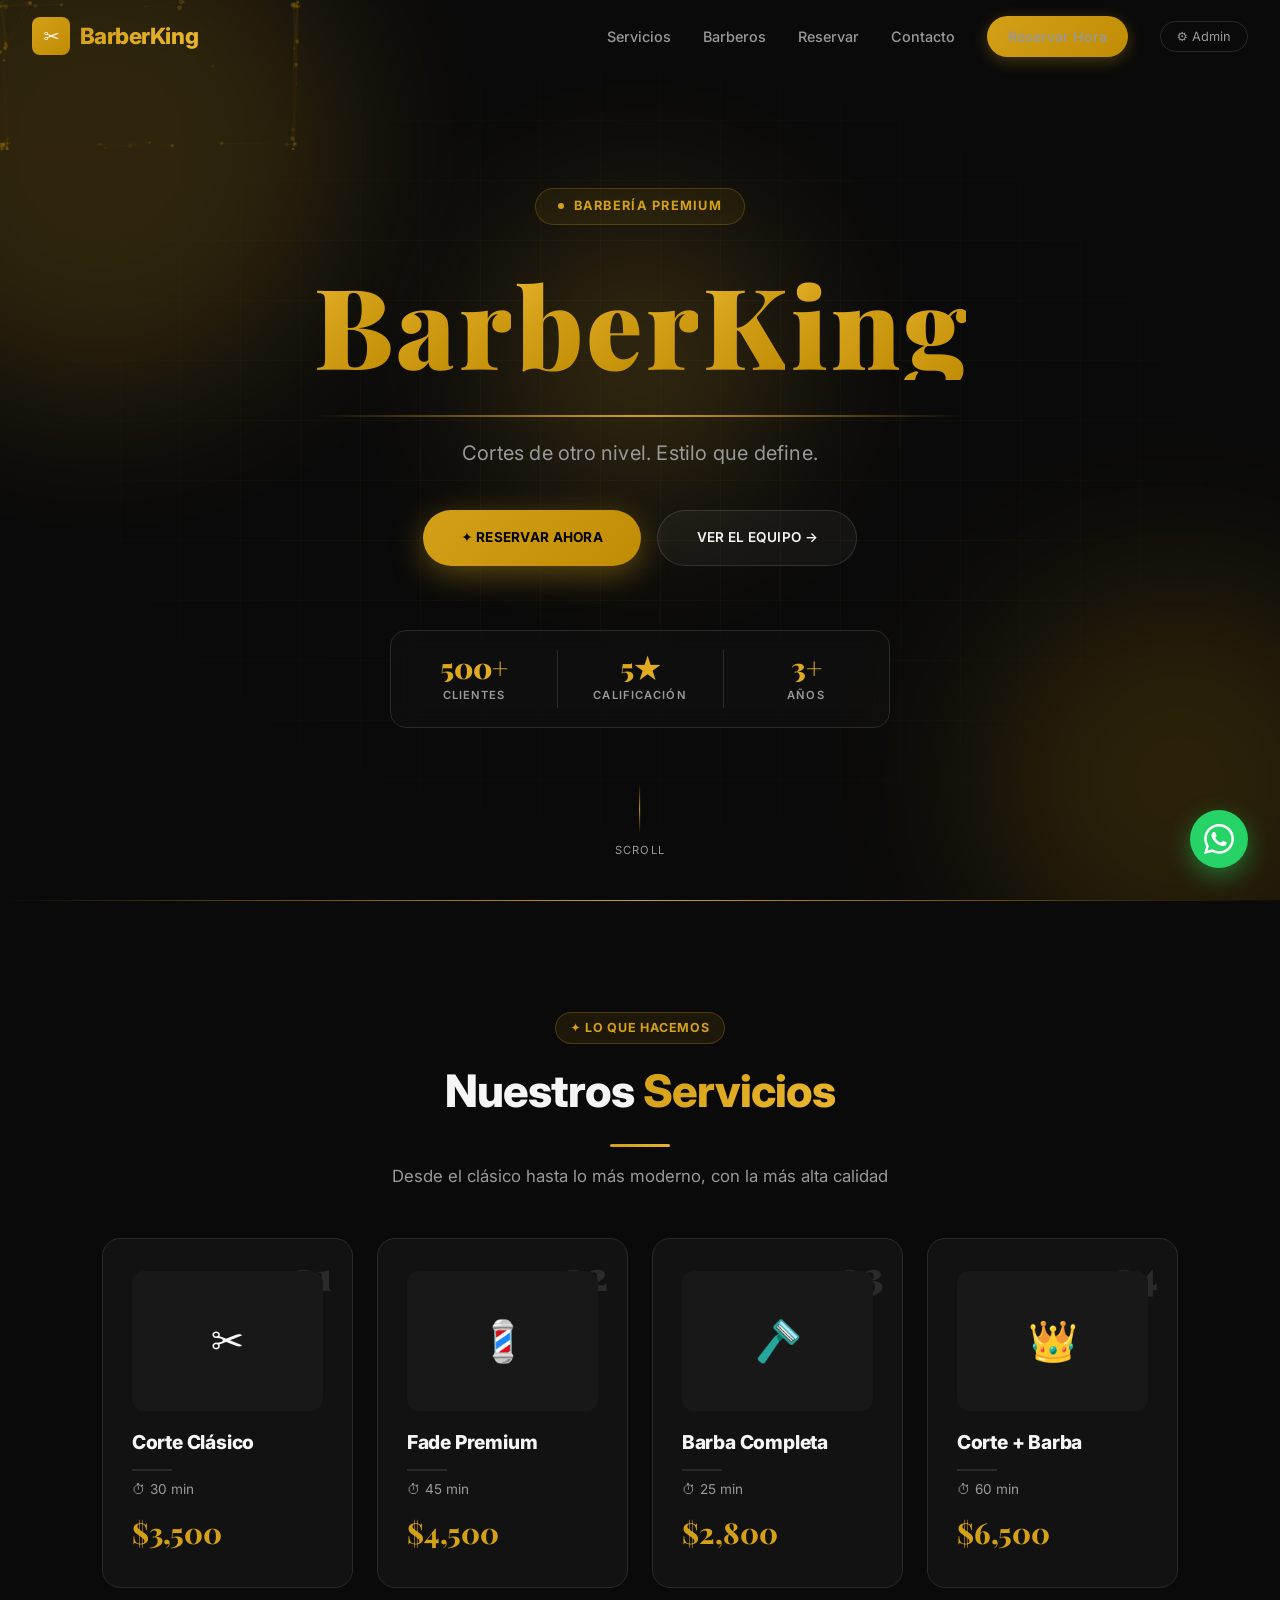
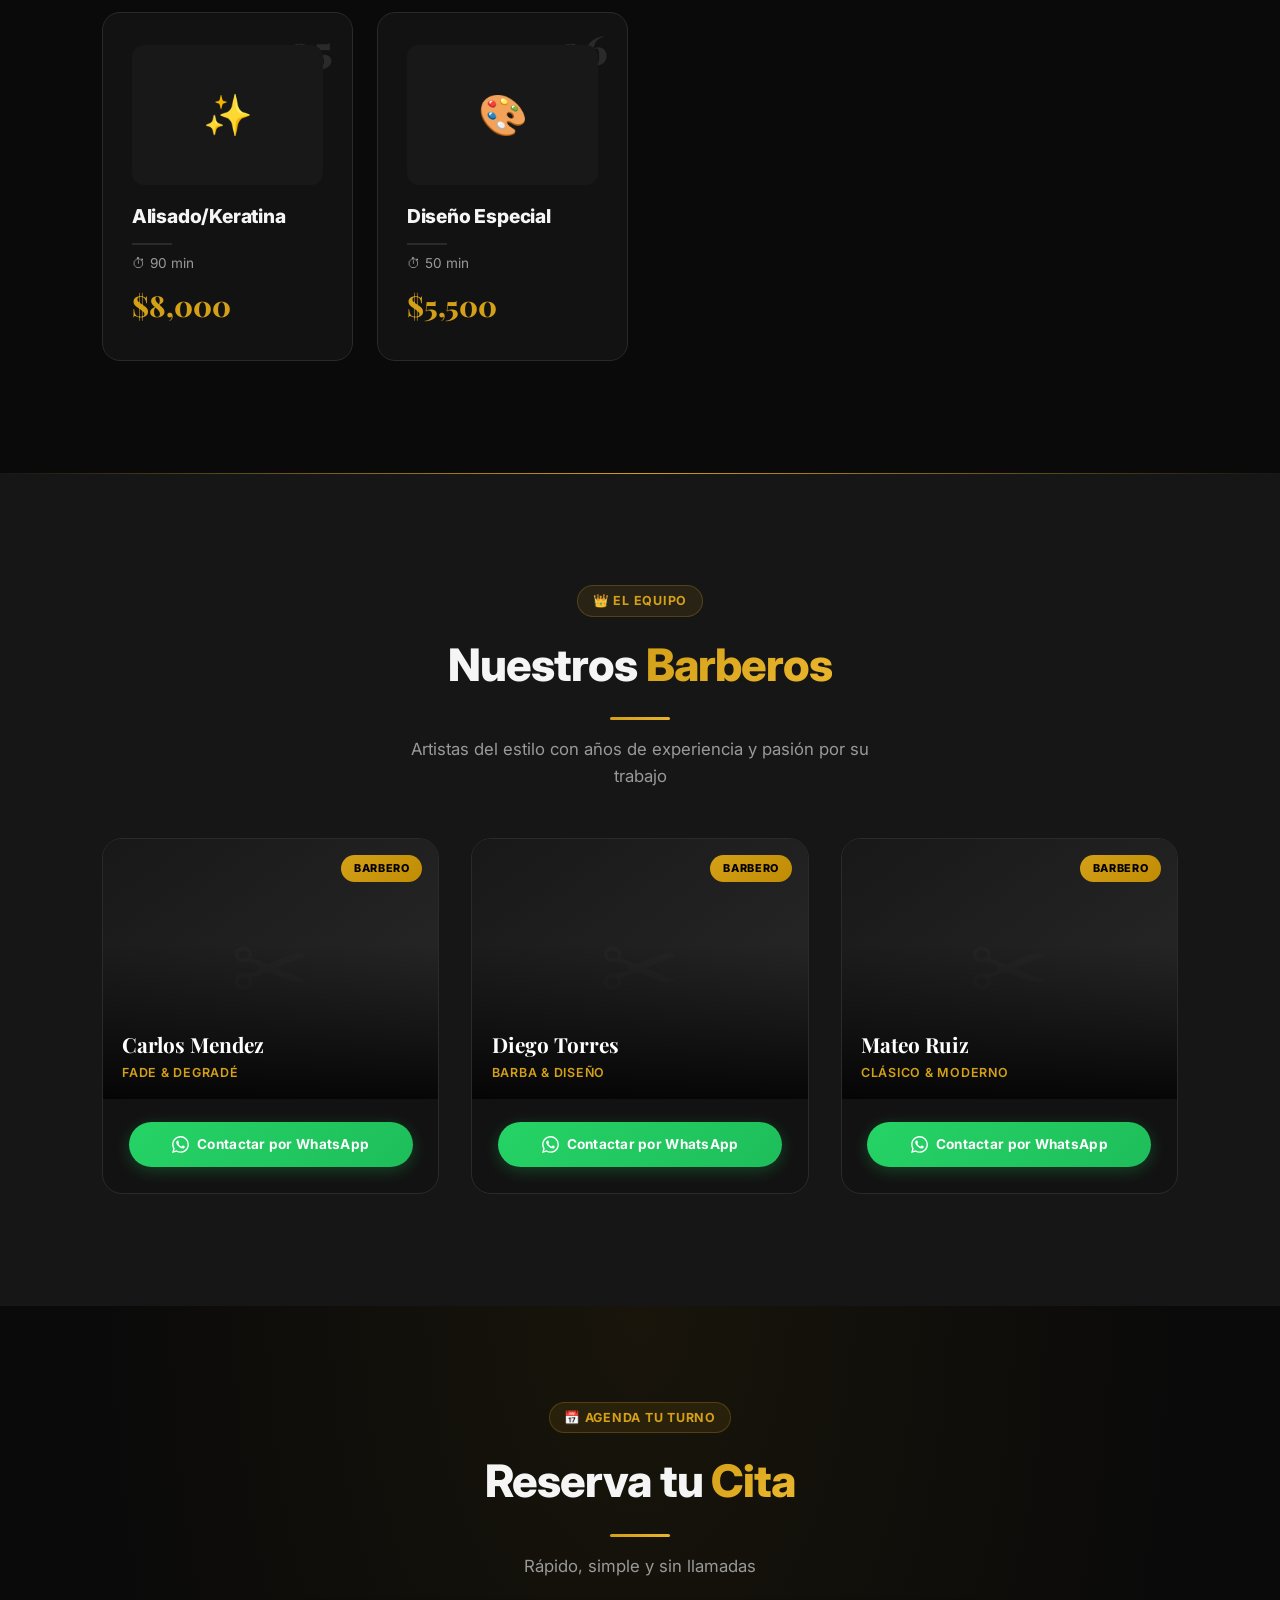
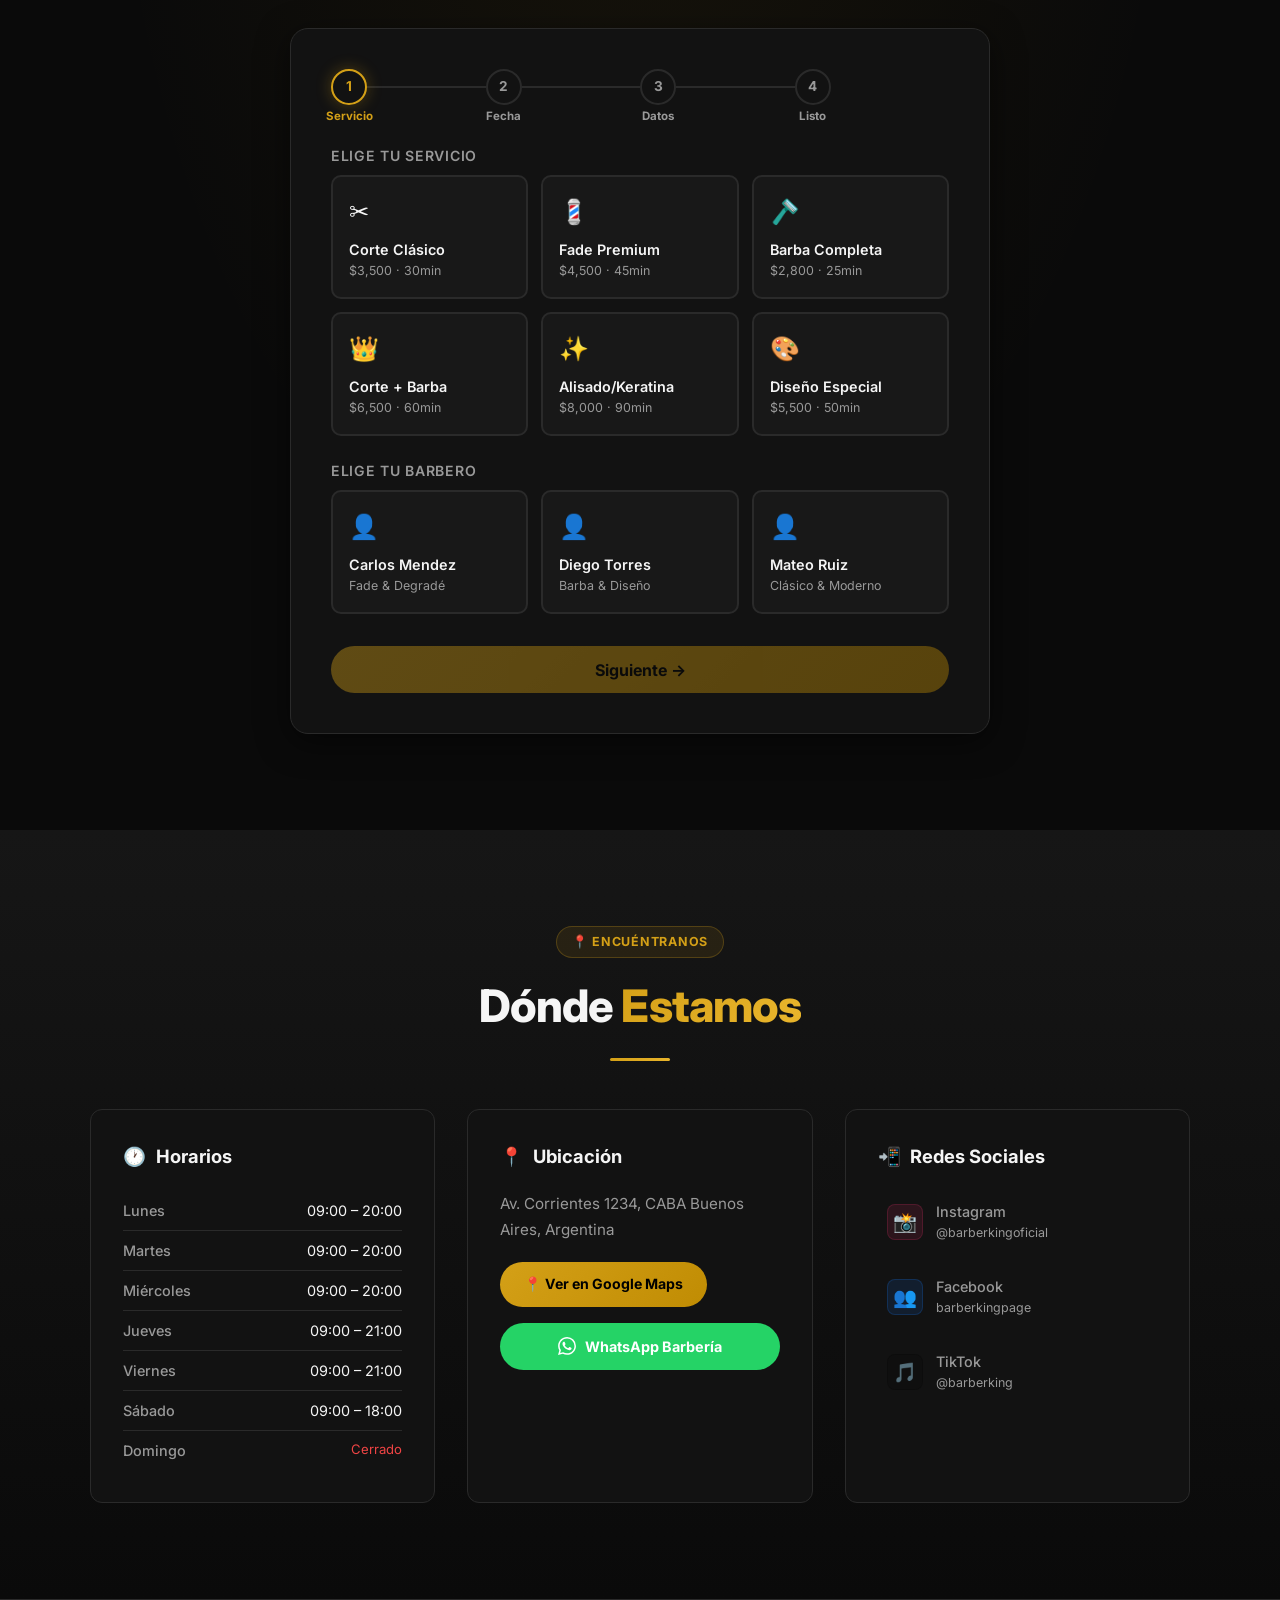
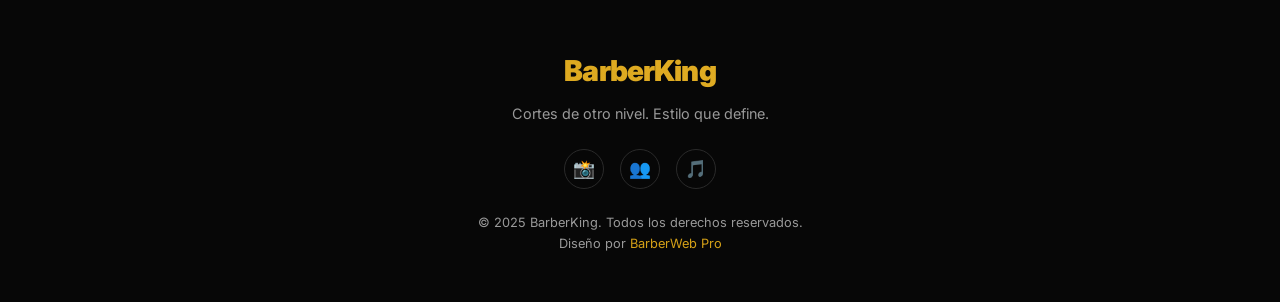
<file: index.html>
<!DOCTYPE html>
<html lang="es">
<head>
    <meta charset="UTF-8">
    <meta name="viewport" content="width=device-width, initial-scale=1.0">
    <title id="page-title">BarberKing — Cortes de otro nivel</title>
    
    <!-- Meta Tags for SEO -->
    <meta name="description" content="BarberKing - Cortes de pelo y barba de primer nivel. Reserva tu cita online de forma fácil y rápida.">
    <meta name="keywords" content="barberia, corte de pelo, barba, reservas online, barberking">
    
    <!-- Fonts -->
    <link href="https://fonts.googleapis.com/css2?family=Playfair+Display:wght@700;900&family=Inter:wght@400;500;600;700;800&display=swap" rel="stylesheet">
    
    <!-- Styles -->
    <link rel="stylesheet" href="css/main.css">
</head>
<body>

    <!-- ===== NAVBAR ===== -->
    <nav id="navbar">
        <div class="nav-logo">
            <div class="nav-logo-icon" id="nav-logo-icon">✂️</div>
            <span id="nav-brand-name" class="gold">BarberKing</span>
        </div>
        <div class="nav-links" id="nav-links">
            <a href="#services">Servicios</a>
            <a href="#barbers">Barberos</a>
            <a href="#booking">Reservar</a>
            <a href="#info">Contacto</a>
            <a href="#booking" class="btn-reserve">Reservar Hora</a>
            <button class="nav-admin-btn" onclick="openAdmin()" id="admin-open-btn">⚙ Admin</button>
        </div>
        <button class="hamburger" onclick="toggleMenu()" id="hamburger" aria-label="Menu">
            <span></span><span></span><span></span>
        </button>
    </nav>

    <!-- ===== HERO ===== -->
    <section id="hero">
        <canvas id="hero-canvas"></canvas>
        <div class="hero-orb hero-orb-1"></div>
        <div class="hero-orb hero-orb-2"></div>
        <div class="hero-orb hero-orb-3"></div>
        <div class="hero-grid"></div>
        <div class="hero-content">
            <div class="hero-eyebrow" id="hero-badge">
                <span class="hero-eyebrow-dot"></span>
                <span id="hero-badge-text">Estudio Premium</span>
            </div>
            <h1 class="hero-title" id="hero-title-el"></h1>
            <div class="hero-subtitle-line"></div>
            <p class="hero-subtitle" id="hero-tagline">Cortes de otro nivel. Estilo que define.</p>
            <div class="hero-cta">
                <a href="#booking" class="btn-primary" id="hero-btn-1">✦ Reservar Ahora</a>
                <a href="#barbers" class="btn-secondary" id="hero-btn-2">Ver el equipo →</a>
            </div>
            <div class="hero-stats">
                <div class="hero-stat">
                    <div class="hero-stat-num" data-target="500" data-suffix="+">0</div>
                    <div class="hero-stat-label">Clientes</div>
                </div>
                <div class="hero-stat">
                    <div class="hero-stat-num" data-target="5" data-suffix="★">0</div>
                    <div class="hero-stat-label">Calificación</div>
                </div>
                <div class="hero-stat">
                    <div class="hero-stat-num" data-target="3" data-suffix="+">0</div>
                    <div class="hero-stat-label">Años</div>
                </div>
            </div>
        </div>
        <div class="scroll-down"><div class="scroll-down-line"></div>scroll</div>
    </section>

    <!-- ===== SERVICES ===== -->
    <section id="services">
        <div class="section-container">
            <div class="section-header reveal">
                <div class="section-tag" id="services-tag">✦ Lo que hacemos</div>
                <h2>Nuestros <span class="gold">Servicios</span></h2>
                <div class="section-divider"></div>
                <p id="services-subtitle">Desde el clásico hasta lo más moderno, con la más alta calidad</p>
            </div>
        </div>
        <div class="services-grid" id="services-grid"></div>
    </section>

    <!-- ===== PROFESSIONALS ===== -->
    <section id="barbers">
        <div class="section-container">
            <div class="section-header reveal">
                <div class="section-tag" id="team-tag">👑 El equipo</div>
                <h2 id="team-title">Nuestros <span class="gold">Profesionales</span></h2>
                <div class="section-divider"></div>
                <p id="team-subtitle">Artistas del estilo con años de experiencia y pasión por su trabajo</p>
            </div>
        </div>
        <div class="barbers-grid" id="barbers-grid"></div>
    </section>

    <!-- ===== BOOKING ===== -->
    <section id="booking">
        <div class="booking-bg"></div>
        <div class="booking-wrapper">
            <div class="section-header reveal">
                <div class="section-tag">📅 Agenda tu turno</div>
                <h2>Reserva tu <span class="gold">Cita</span></h2>
                <div class="section-divider"></div>
                <p>Rápido, simple y sin llamadas</p>
            </div>
            <div class="booking-card reveal" id="booking-main">
                <!-- Steps -->
                <div class="booking-steps">
                    <div class="step active" id="step-ind-1">
                        <div class="step-num">1<span class="step-label">Servicio</span></div>
                        <div class="step-line"></div>
                    </div>
                    <div class="step" id="step-ind-2">
                        <div class="step-num">2<span class="step-label">Fecha</span></div>
                        <div class="step-line"></div>
                    </div>
                    <div class="step" id="step-ind-3">
                        <div class="step-num">3<span class="step-label">Datos</span></div>
                        <div class="step-line"></div>
                    </div>
                    <div class="step" id="step-ind-4">
                        <div class="step-num">4<span class="step-label">Listo</span></div>
                    </div>
                </div>

                <!-- Step 1: Servicio + Barbero -->
                <div class="step-panel active" id="panel-1">
                    <div class="form-group">
                        <div class="form-label">Elige tu servicio</div>
                        <div class="card-select-grid" id="booking-services"></div>
                    </div>
                    <div class="form-group" style="margin-top:1.5rem">
                        <div class="form-label" id="booking-barber-label">Elige tu profesional</div>
                        <div class="card-select-grid" id="booking-barbers"></div>
                    </div>
                    <div class="step-nav">
                        <button class="btn-step-next" id="next-1" onclick="goStep(2)" disabled>Siguiente →</button>
                    </div>
                </div>

                <!-- Step 2: Fecha + Hora -->
                <div class="step-panel" id="panel-2">
                    <div class="form-group">
                        <div class="form-label">Elige una fecha (próximos 9 días)</div>
                        <div class="date-grid" id="date-grid"></div>
                    </div>
                    <div class="form-group" id="time-group" style="display:none">
                        <div class="form-label">Elige un horario</div>
                        <div class="time-grid" id="time-grid"></div>
                    </div>
                    <div class="step-nav">
                        <button class="btn-step-prev" onclick="goStep(1)">← Volver</button>
                        <button class="btn-step-next" id="next-2" onclick="goStep(3)" disabled>Siguiente →</button>
                    </div>
                </div>

                <!-- Step 3: Datos personales -->
                <div class="step-panel" id="panel-3">
                    <div class="booking-summary" id="booking-summary"></div>
                    <div class="form-group">
                        <label class="form-label" for="b-name">Tu nombre</label>
                        <input type="text" id="b-name" class="form-control" placeholder="Ej: Juan Pérez" oninput="checkStep3()">
                    </div>
                    <div class="form-group">
                        <label class="form-label" for="b-email">Tu correo</label>
                        <input type="email" id="b-email" class="form-control" placeholder="tucorreo@email.com" oninput="checkStep3()">
                    </div>
                    <div class="step-nav">
                        <button class="btn-step-prev" onclick="goStep(2)">← Volver</button>
                        <button class="btn-step-next" id="next-3" onclick="confirmBooking()" disabled>✅ Confirmar</button>
                    </div>
                </div>

                <!-- Step 4: Confirmación -->
                <div class="step-panel" id="panel-4">
                    <div id="booking-confirm">
                        <div class="confirm-icon">🎉</div>
                        <div class="confirm-title">¡Reserva lista!</div>
                        <div class="confirm-sub">Haz click abajo para confirmar por WhatsApp.<br>Recibirás los detalles en tu chat.</div>
                        <a href="#" id="whatsapp-confirm-btn" target="_blank" class="btn-whatsapp-confirm">
                            <svg viewBox="0 0 24 24" fill="currentColor" style="width:22px;height:22px"><path d="M17.472 14.382c-.297-.149-1.758-.867-2.03-.967-.273-.099-.471-.148-.67.15-.197.297-.767.966-.94 1.164-.173.199-.347.223-.644.075-.297-.15-1.255-.463-2.39-1.475-.883-.788-1.48-1.761-1.653-2.059-.173-.297-.018-.458.13-.606.134-.133.298-.347.446-.52.149-.174.198-.298.298-.497.099-.198.05-.371-.025-.52-.075-.149-.669-1.612-.916-2.207-.242-.579-.487-.5-.669-.51-.173-.008-.371-.01-.57-.01-.198 0-.52.074-.792.372-.272.297-1.04 1.016-1.04 2.479 0 1.462 1.065 2.875 1.213 3.074.149.198 2.096 3.2 5.077 4.487.709.306 1.262.489 1.694.625.712.227 1.36.195 1.871.118.571-.085 1.758-.719 2.006-1.413.248-.694.248-1.289.173-1.413-.074-.124-.272-.198-.57-.347m-5.421 7.403h-.004a9.87 9.87 0 01-5.031-1.378l-.361-.214-3.741.982.998-3.648-.235-.374a9.86 9.86 0 01-1.51-5.26c.001-5.45 4.436-9.884 9.888-9.884 2.64 0 5.122 1.03 6.988 2.898a9.825 9.825 0 012.893 6.994c-.003 5.45-4.437 9.884-9.885 9.884m8.413-18.297A11.815 11.815 0 0012.05 0C5.495 0 .16 5.335.157 11.892c0 2.096.547 4.142 1.588 5.945L.057 24l6.305-1.654a11.882 11.882 0 005.683 1.448h.005c6.554 0 11.89-5.335 11.893-11.893a11.821 11.821 0 00-3.48-8.413z"/></svg>
                            Enviar confirmación por WhatsApp
                        </a>
                        <button class="btn-new-booking" onclick="resetBooking()">+ Nueva reserva</button>
                    </div>
                </div>
            </div>
        </div>
    </section>

    <!-- ===== INFO ===== -->
    <section id="info">
        <div class="section-header reveal">
            <div class="section-tag">📍 Encuéntranos</div>
            <h2>Dónde <span class="gold">Estamos</span></h2>
            <div class="section-divider"></div>
        </div>
        <div class="info-grid">
            <div class="info-card reveal-left">
                <h3><span>🕐</span> Horarios</h3>
                <ul class="hours-list" id="hours-display"></ul>
            </div>
            <div class="info-card reveal">
                <h3><span>📍</span> Ubicación</h3>
                <p class="address-text" id="address-display"></p>
                <a href="#" id="maps-link" target="_blank" class="location-btn">📍 Ver en Google Maps</a>
                <a href="#" id="shop-wa-btn" target="_blank" class="shop-whatsapp-btn">
                    <svg viewBox="0 0 24 24" fill="currentColor" style="width:18px;height:18px"><path d="M17.472 14.382c-.297-.149-1.758-.867-2.03-.967-.273-.099-.471-.148-.67.15-.197.297-.767.966-.94 1.164-.173.199-.347.223-.644.075-.297-.15-1.255-.463-2.39-1.475-.883-.788-1.48-1.761-1.653-2.059-.173-.297-.018-.458.13-.606.134-.133.298-.347.446-.52.149-.174.198-.298.298-.497.099-.198.05-.371-.025-.52-.075-.149-.669-1.612-.916-2.207-.242-.579-.487-.5-.669-.51-.173-.008-.371-.01-.57-.01-.198 0-.52.074-.792.372-.272.297-1.04 1.016-1.04 2.479 0 1.462 1.065 2.875 1.213 3.074.149.198 2.096 3.2 5.077 4.487.709.306 1.262.489 1.694.625.712.227 1.36.195 1.871.118.571-.085 1.758-.719 2.006-1.413.248-.694.248-1.289.173-1.413-.074-.124-.272-.198-.57-.347m-5.421 7.403h-.004a9.87 9.87 0 01-5.031-1.378l-.361-.214-3.741.982.998-3.648-.235-.374a9.86 9.86 0 01-1.51-5.26c.001-5.45 4.436-9.884 9.888-9.884 2.64 0 5.122 1.03 6.988 2.898a9.825 9.825 0 012.893 6.994c-.003 5.45-4.437 9.884-9.885 9.884m8.413-18.297A11.815 11.815 0 0012.05 0C5.495 0 .16 5.335.157 11.892c0 2.096.547 4.142 1.588 5.945L.057 24l6.305-1.654a11.882 11.882 0 005.683 1.448h.005c6.554 0 11.89-5.335 11.893-11.893a11.821 11.821 0 00-3.48-8.413z"/></svg>
                    WhatsApp Barbería
                </a>
            </div>
            <div class="info-card reveal-right">
                <h3><span>📲</span> Redes Sociales</h3>
                <div class="socials-list" id="socials-display"></div>
            </div>
        </div>
    </section>

    <!-- ===== FOOTER ===== -->
    <footer>
        <div class="footer-logo gold" id="footer-name">BarberKing</div>
        <div class="footer-tagline" id="footer-tagline">Cortes de otro nivel. Estilo que define.</div>
        <div class="footer-socials" id="footer-socials"></div>
        <div class="footer-copy">© 2025 <span id="footer-copy-name">BarberKing</span>. Todos los derechos reservados.<br>Diseño por <a href="#">BarberWeb Pro</a></div>
    </footer>

    <!-- ===== FLOATING WHATSAPP ===== -->
    <a href="#" id="wa-float" target="_blank" title="Contactar por WhatsApp">
        <svg viewBox="0 0 24 24"><path d="M17.472 14.382c-.297-.149-1.758-.867-2.03-.967-.273-.099-.471-.148-.67.15-.197.297-.767.966-.94 1.164-.173.199-.347.223-.644.075-.297-.15-1.255-.463-2.39-1.475-.883-.788-1.48-1.761-1.653-2.059-.173-.297-.018-.458.13-.606.134-.133.298-.347.446-.52.149-.174.198-.298.298-.497.099-.198.05-.371-.025-.52-.075-.149-.669-1.612-.916-2.207-.242-.579-.487-.5-.669-.51-.173-.008-.371-.01-.57-.01-.198 0-.52.074-.792.372-.272.297-1.04 1.016-1.04 2.479 0 1.462 1.065 2.875 1.213 3.074.149.198 2.096 3.2 5.077 4.487.709.306 1.262.489 1.694.625.712.227 1.36.195 1.871.118.571-.085 1.758-.719 2.006-1.413.248-.694.248-1.289.173-1.413-.074-.124-.272-.198-.57-.347m-5.421 7.403h-.004a9.87 9.87 0 01-5.031-1.378l-.361-.214-3.741.982.998-3.648-.235-.374a9.86 9.86 0 01-1.51-5.26c.001-5.45 4.436-9.884 9.888-9.884 2.64 0 5.122 1.03 6.988 2.898a9.825 9.825 0 012.893 6.994c-.003 5.45-4.437 9.884-9.885 9.884m8.413-18.297A11.815 11.815 0 0012.05 0C5.495 0 .16 5.335.157 11.892c0 2.096.547 4.142 1.588 5.945L.057 24l6.305-1.654a11.882 11.882 0 005.683 1.448h.005c6.554 0 11.89-5.335 11.893-11.893a11.821 11.821 0 00-3.48-8.413z"/></svg>
    </a>

    <!-- ===== TOAST ===== -->
    <div id="toast"></div>

    <!-- ===== ADMIN OVERLAY ===== -->
    <div id="admin-overlay" class="hidden">
        <!-- Login -->
        <div id="admin-login">
            <div class="admin-login-title">⚙️ Panel Admin</div>
            <div class="admin-login-sub">Ingresa tu contraseña para continuar</div>
            <div class="admin-form-group">
                <label class="admin-form-label" for="admin-pass">Contraseña</label>
                <input type="password" id="admin-pass" class="admin-form-control" placeholder="••••••••" onkeyup="if(event.key==='Enter')doLogin()">
            </div>
            <button class="admin-save-btn" style="width:100%;text-align:center;margin-top:0.5rem" onclick="doLogin()">Ingresar →</button>
            <div class="login-error" id="login-error">Contraseña incorrecta</div>
            <button style="display:block;width:100%;margin-top:1rem;background:none;color:var(--text-muted);font-size:0.85rem;border:none;cursor:pointer" onclick="closeAdmin()">Cancelar</button>
        </div>

        <!-- Panel -->
        <div id="admin-panel" class="hidden">
            <div class="admin-header">
                <h2><span>⚙️</span> Panel de Administración</h2>
                <button class="admin-close" onclick="closeAdmin()">✕</button>
            </div>
            <div class="admin-tabs">
                <button class="admin-tab active" onclick="switchTab('tab-general')">🏠 General</button>
                <button class="admin-tab" onclick="switchTab('tab-colors');renderPaletteGrid()">🎨 Colores</button>
                <button class="admin-tab" onclick="switchTab('tab-barbers')">👤 Barberos</button>
                <button class="admin-tab" onclick="switchTab('tab-services')">✂️ Servicios</button>
                <button class="admin-tab" onclick="switchTab('tab-hours')">🕐 Horarios</button>
                <button class="admin-tab" onclick="switchTab('tab-socials')">📲 Redes</button>
                <button class="admin-tab" onclick="switchTab('tab-location')">📍 Ubicación</button>
                <button class="admin-tab" onclick="switchTab('tab-bookings');loadAdminBookings()">📋 Reservas</button>
            </div>
            <div class="admin-body">
                <!-- GENERAL -->
                <div class="admin-section active" id="tab-general">
                    <div class="admin-section-title">🏠 Información de la Barbería</div>
                    <div class="admin-form-grid">
                        <div class="admin-form-group">
                            <label class="admin-form-label">Nombre del Negocio</label>
                            <input type="text" id="a-name" class="admin-form-control" placeholder="BarberKing">
                        </div>
                        <div class="admin-form-group">
                            <label class="admin-form-label">Tipo de Negocio</label>
                            <select id="a-biztype" class="admin-form-control">
                                <option value="barberia">✂️ Barbería</option>
                                <option value="salon">💅 Salón de Uñas</option>
                                <option value="peluqueria">💇 Peluquería</option>
                                <option value="spa">🧖 Spa / Estética</option>
                                <option value="tatuajes">🎨 Tatuajes & Piercing</option>
                                <option value="otro">⭐ Otro</option>
                            </select>
                        </div>
                        <div class="admin-form-group">
                            <label class="admin-form-label">Eslogan</label>
                            <input type="text" id="a-tagline" class="admin-form-control" placeholder="Cortes de otro nivel">
                        </div>
                        <div class="admin-form-group">
                            <label class="admin-form-label">WhatsApp Barbería</label>
                            <input type="text" id="a-whatsapp" class="admin-form-control" placeholder="5491112345678">
                        </div>
                        <div class="admin-form-group">
                            <label class="admin-form-label">Contraseña Admin</label>
                            <input type="text" id="a-password" class="admin-form-control" placeholder="nueva contraseña">
                        </div>
                    </div>
                    <button class="admin-save-btn" onclick="saveGeneral()">💾 Guardar Cambios</button>
                </div>

                <!-- COLORS -->
                <div class="admin-section" id="tab-colors">
                    <div class="admin-section-title">🎨 Elige el estilo de tu barbería</div>
                    <p style="color:var(--text-muted);font-size:0.88rem;margin-bottom:1.4rem">Toca cualquier tema para previsualizar.</p>
                    <div id="palette-grid" style="display:grid;grid-template-columns:repeat(auto-fill,minmax(170px,1fr));gap:1rem"></div>
                    <div id="palette-preview-bar" style="display:none;margin-top:1.5rem;background:var(--bg);border:1px solid var(--border);border-radius:12px;padding:1.2rem">
                        <div id="palette-preview-content"></div>
                        <div style="display:flex;gap:0.8rem;margin-top:1rem;flex-wrap:wrap">
                            <button class="admin-save-btn" onclick="applySelectedPalette()">✓ Aplicar este tema</button>
                            <button onclick="clearPaletteSelection()" style="background:transparent;border:1px solid var(--border);color:var(--text-muted);padding:0.7rem 1.2rem;border-radius:50px;font-size:0.88rem;cursor:pointer">Cancelar</button>
                        </div>
                    </div>
                </div>

                <!-- BARBERS -->
                <div class="admin-section" id="tab-barbers">
                    <div class="admin-section-title">👤 Gestión de Barberos</div>
                    <div class="admin-items-list" id="admin-barbers-list"></div>
                    <button class="btn-add" onclick="openBarberForm()">+ Agregar Barbero</button>
                    <div class="admin-mini-form" id="barber-form">
                        <!-- Form fields same as before -->
                        <div class="admin-form-grid">
                            <div class="admin-form-group">
                                <label class="admin-form-label">Nombre</label>
                                <input type="text" id="bf-name" class="admin-form-control">
                            </div>
                            <div class="admin-form-group">
                                <label class="admin-form-label">Especialidad</label>
                                <input type="text" id="bf-specialty" class="admin-form-control">
                            </div>
                            <div class="admin-form-group">
                                <label class="admin-form-label">WhatsApp</label>
                                <input type="text" id="bf-wa" class="admin-form-control">
                            </div>
                            <div class="admin-form-group" style="grid-column: span 2">
                                <label class="admin-form-label">Foto del Barbero</label>
                                <div style="display:flex;gap:1rem;align-items:center">
                                    <div id="bf-preview" style="width:80px;height:80px;border-radius:12px;background:var(--bg-card2);border:1px solid var(--border);overflow:hidden;display:flex;align-items:center;justify-content:center;flex-shrink:0">
                                        <span style="font-size:2rem;opacity:0.2">👤</span>
                                    </div>
                                    <div style="flex:1">
                                        <input type="text" id="bf-photo" class="admin-form-control" placeholder="URL de la foto o sube una..." style="margin-bottom:0.5rem">
                                        <button class="btn-add" onclick="document.getElementById('bf-file').click()" style="padding:0.5rem;font-size:0.75rem;border-style:solid">+ Subir desde dispositivo</button>
                                        <input type="file" id="bf-file" class="hidden" accept="image/*" onchange="handleImageUpload(this, 'bf-photo', 'bf-preview')">
                                    </div>
                                </div>
                            </div>
                        </div>
                        <input type="hidden" id="bf-id">
                        <button class="admin-save-btn" onclick="saveBarber()">💾 Guardar</button>
                        <button onclick="closeBarberForm()" style="background:transparent;border:1px solid var(--border);color:var(--text-muted);padding:0.7rem 1.2rem;border-radius:50px;font-size:0.88rem">Cancelar</button>
                    </div>
                </div>

                <!-- SERVICES -->
                <div class="admin-section" id="tab-services">
                    <div class="admin-section-title">✂️ Gestión de Servicios</div>
                    <div class="admin-items-list" id="admin-services-list"></div>
                    <button class="btn-add" onclick="openServiceForm()">+ Agregar Servicio</button>
                    <div class="admin-mini-form" id="service-form">
                        <div class="admin-form-grid">
                            <div class="admin-form-group">
                                <label class="admin-form-label">Nombre</label>
                                <input type="text" id="sf-name" class="admin-form-control">
                            </div>
                            <div class="admin-form-group">
                                <label class="admin-form-label">Ícono (emoji)</label>
                                <input type="text" id="sf-icon" class="admin-form-control">
                            </div>
                            <div class="admin-form-group">
                                <label class="admin-form-label">Precio</label>
                                <input type="number" id="sf-price" class="admin-form-control">
                            </div>
                            <div class="admin-form-group">
                                <label class="admin-form-label">Duración (min)</label>
                                <input type="number" id="sf-duration" class="admin-form-control">
                            </div>
                            <div class="admin-form-group" style="grid-column: span 2">
                                <label class="admin-form-label">Foto del Servicio (opcional)</label>
                                <div style="display:flex;gap:1rem;align-items:center">
                                    <div id="sf-preview" style="width:80px;height:80px;border-radius:12px;background:var(--bg-card2);border:1px solid var(--border);overflow:hidden;display:flex;align-items:center;justify-content:center;flex-shrink:0">
                                        <span style="font-size:2rem;opacity:0.2">✂️</span>
                                    </div>
                                    <div style="flex:1">
                                        <input type="text" id="sf-photo" class="admin-form-control" placeholder="URL de la foto o sube una..." style="margin-bottom:0.5rem">
                                        <button class="btn-add" onclick="document.getElementById('sf-file').click()" style="padding:0.5rem;font-size:0.75rem;border-style:solid">+ Subir desde dispositivo</button>
                                        <input type="file" id="sf-file" class="hidden" accept="image/*" onchange="handleImageUpload(this, 'sf-photo', 'sf-preview')">
                                    </div>
                                </div>
                            </div>
                        </div>
                        <input type="hidden" id="sf-id">
                        <button class="admin-save-btn" onclick="saveService()">💾 Guardar</button>
                        <button onclick="closeServiceForm()" style="background:transparent;border:1px solid var(--border);color:var(--text-muted);padding:0.7rem 1.2rem;border-radius:50px;font-size:0.88rem">Cancelar</button>
                    </div>
                </div>

                <!-- HOURS -->
                <div class="admin-section" id="tab-hours">
                    <div class="admin-section-title">🕐 Horarios de Atención</div>
                    <div class="hours-admin-grid" id="hours-admin-grid"></div>
                    <button class="admin-save-btn" onclick="saveHours()">💾 Guardar Horarios</button>
                </div>

                <!-- SOCIALS -->
                <div class="admin-section" id="tab-socials">
                    <div class="admin-section-title">📲 Redes Sociales</div>
                    <div class="admin-form-group">
                        <label class="admin-form-label">Instagram</label>
                        <input type="text" id="s-instagram" class="admin-form-control">
                    </div>
                    <div class="admin-form-group">
                        <label class="admin-form-label">Facebook</label>
                        <input type="text" id="s-facebook" class="admin-form-control">
                    </div>
                    <div class="admin-form-group">
                        <label class="admin-form-label">tiktok</label>
                        <input type="text" id="s-tiktok" class="admin-form-control">
                    </div>
                    <div class="admin-form-group">
                        <label class="admin-form-label">youtube</label>
                        <input type="text" id="s-youtube" class="admin-form-control">
                    </div>
                    <button class="admin-save-btn" onclick="saveSocials()">💾 Guardar Redes</button>
                </div>

                <!-- BOOKINGS -->
                <div class="admin-section" id="tab-bookings">
                    <div class="admin-section-title">📋 Reservas Activas</div>
                    <div id="admin-bookings-list"></div>
                    <p id="admin-bookings-empty" class="hidden">No hay reservas.</p>
                    <button onclick="if(confirm('¿Limpiar todo?'))saveBookingsRaw([]);" style="margin-top:1.2rem">🗑️ Limpiar todo</button>
                </div>

                <!-- LOCATION -->
                <div class="admin-section" id="tab-location">
                    <div class="admin-section-title">📍 Ubicación</div>
                    <div class="admin-form-group">
                        <label class="admin-form-label">Dirección</label>
                        <input type="text" id="l-address" class="admin-form-control">
                    </div>
                    <div class="admin-form-group">
                        <label class="admin-form-label">Link Maps</label>
                        <input type="text" id="l-maps" class="admin-form-control">
                    </div>
                    <div class="admin-form-group">
                        <label class="admin-form-label">Ciudad</label>
                        <input type="text" id="l-city" class="admin-form-control">
                    </div>
                    <button class="admin-save-btn" onclick="saveLocation()">💾 Guardar Ubicación</button>
                </div>
            </div>
        </div>
    </div>

    <!-- Scripts -->
    <script src="js/data.js"></script>
    <script src="js/booking.js"></script>
    <script src="js/admin.js"></script>
    <script src="js/main.js"></script>
</body>
</html>
</file>
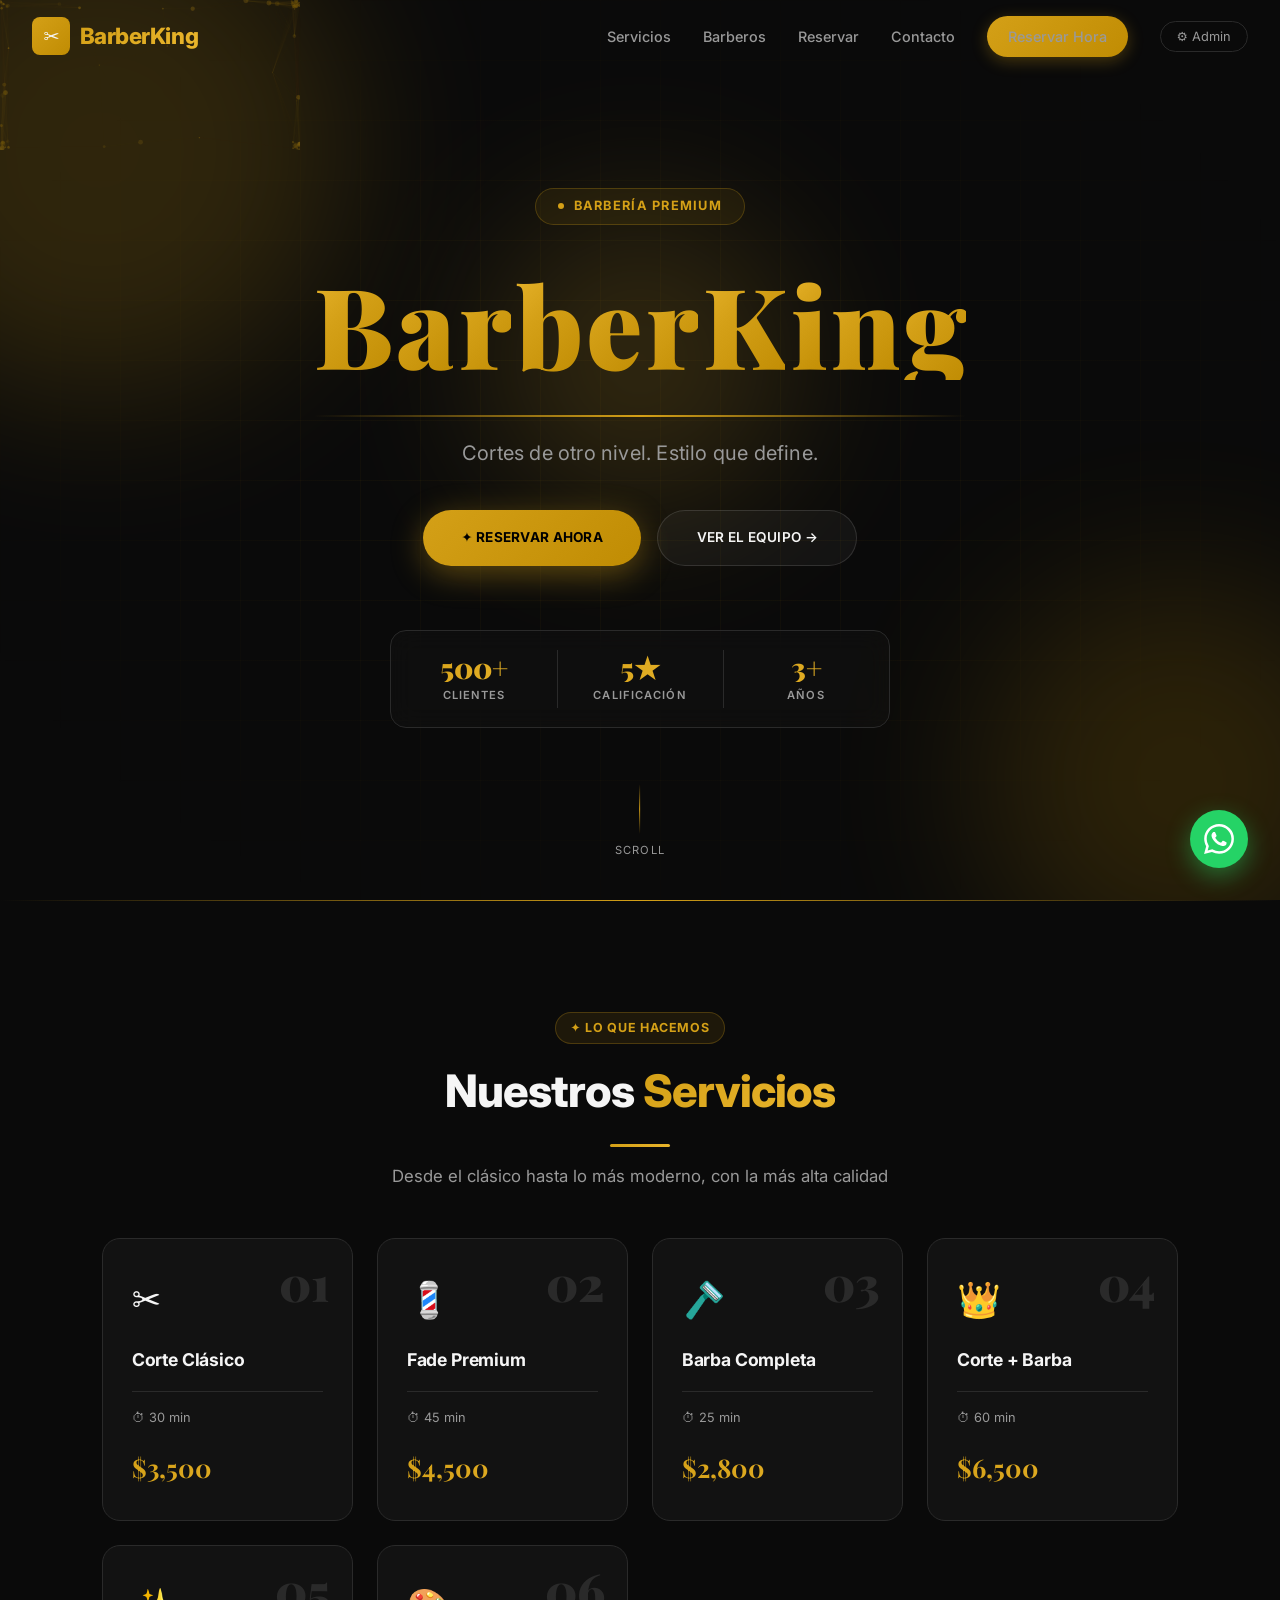
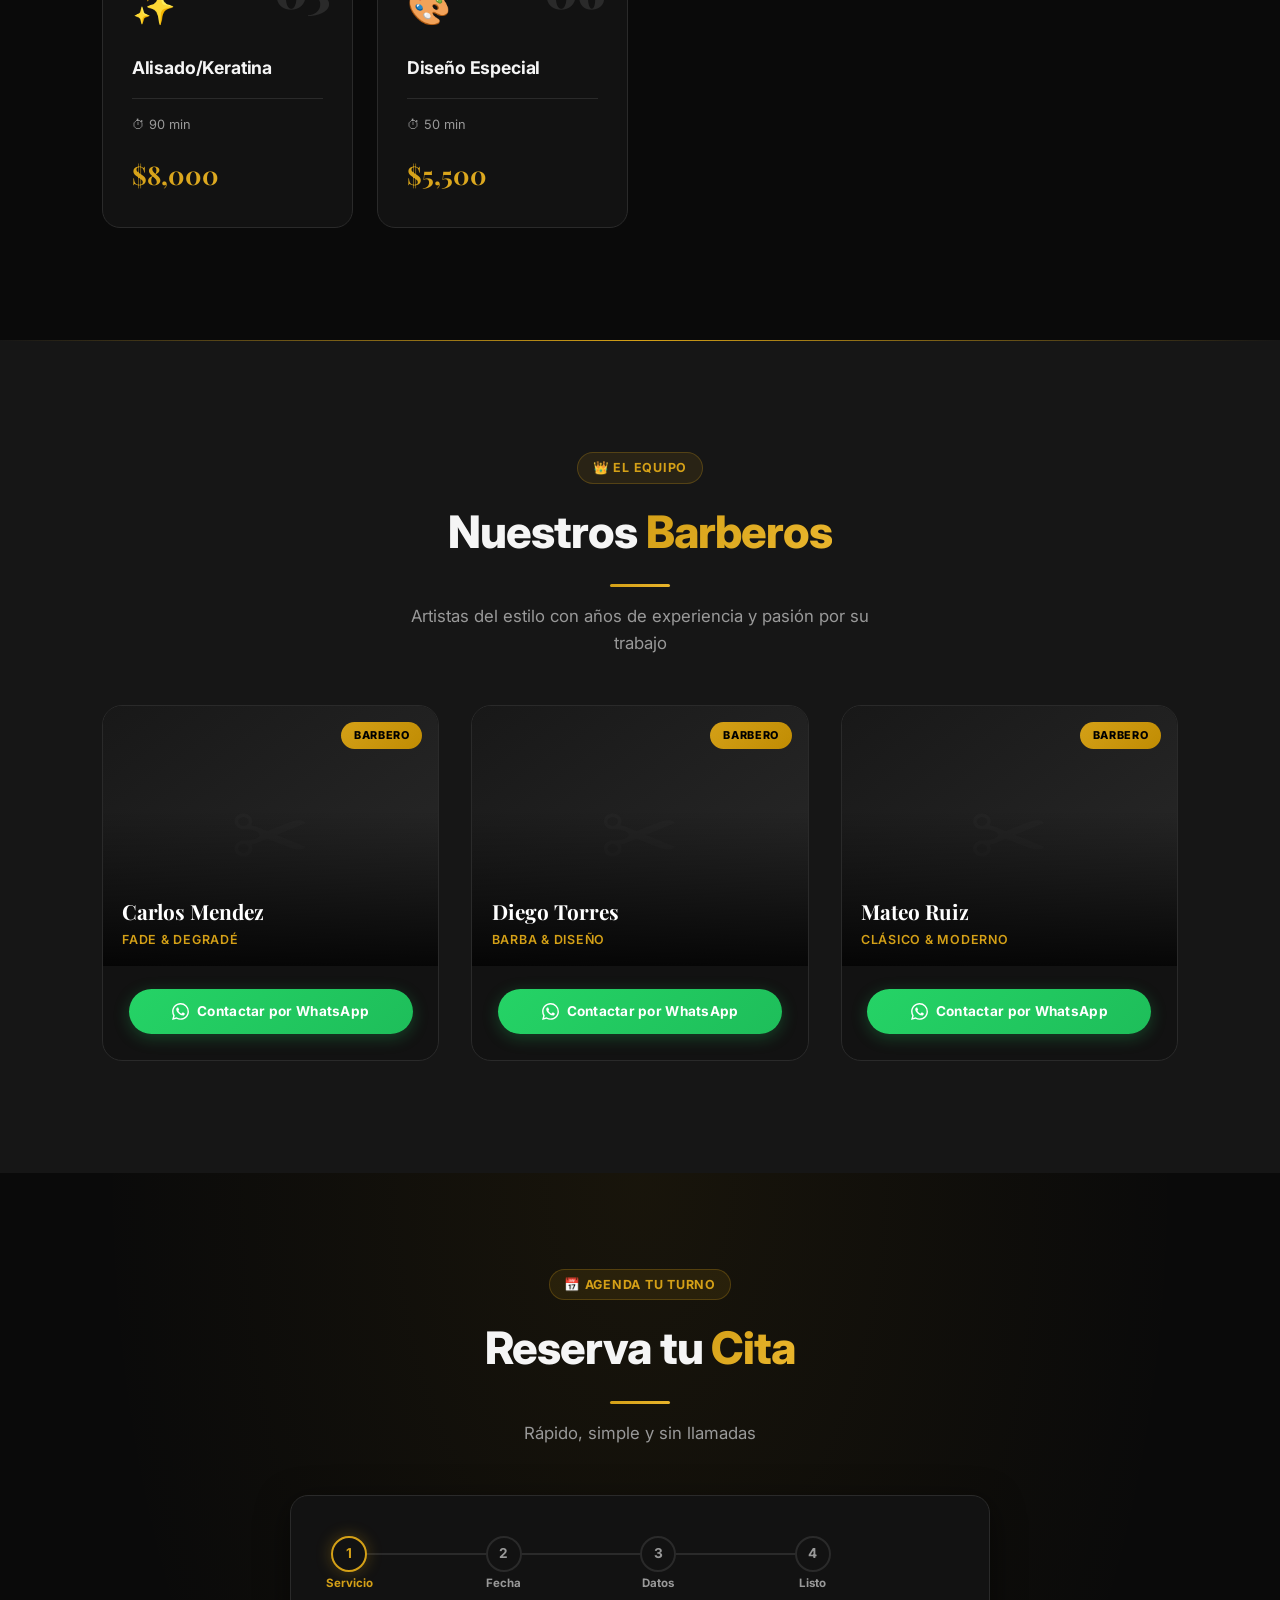
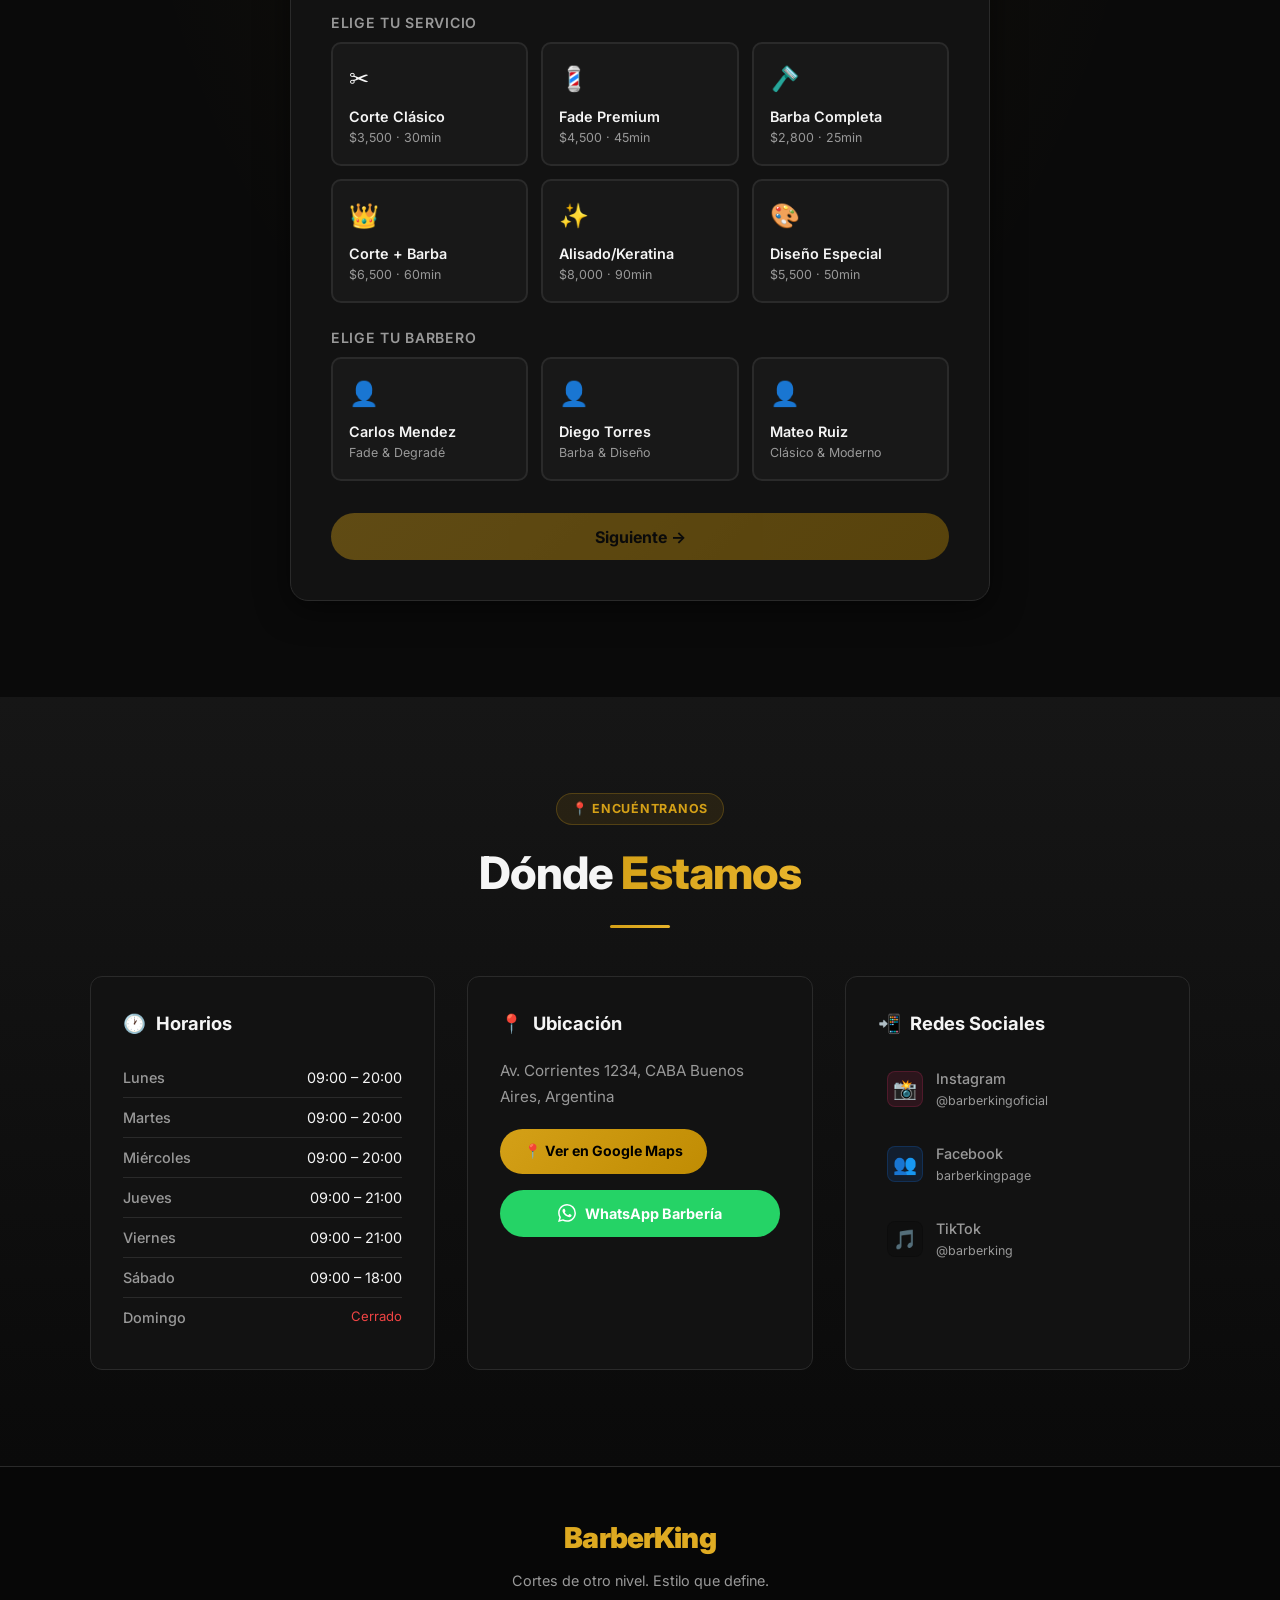
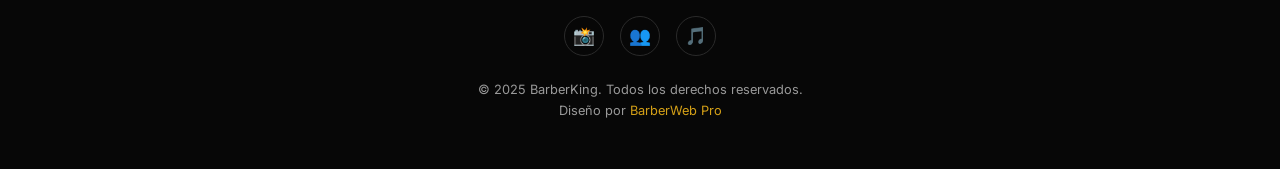
<file: barberia.html>
<!DOCTYPE html>
<html lang="es">
<head>
<meta charset="UTF-8">
<meta name="viewport" content="width=device-width, initial-scale=1.0">
<title id="page-title">BarberKing — Cortes de otro nivel</title>
<link href="https://fonts.googleapis.com/css2?family=Playfair+Display:wght@700;900&family=Inter:wght@400;500;600;700;800&display=swap" rel="stylesheet">
<style>
/* ===== CSS VARIABLES (TEMA DINÁMICO) ===== */
:root {
  --primary: #D4A017;
  --primary-dark: #a87c10;
  --primary-light: #f0c040;
  --secondary: #111111;
  --secondary-light: #1e1e1e;
  --bg: #0a0a0a;
  --bg-card: #141414;
  --bg-card2: #1a1a1a;
  --text: #f5f5f5;
  --text-muted: #999;
  --border: #2a2a2a;
  --success: #22c55e;
  --whatsapp: #25D366;
  --radius: 12px;
  --shadow: 0 8px 32px rgba(0,0,0,0.5);
  --transition: all 0.35s cubic-bezier(0.4,0,0.2,1);
}

/* ===== RESET ===== */
*,*::before,*::after{box-sizing:border-box;margin:0;padding:0}
html{scroll-behavior:smooth;font-size:16px}
body{background:var(--bg);color:var(--text);font-family:'Inter',system-ui,sans-serif;overflow-x:hidden;line-height:1.6}
a{color:inherit;text-decoration:none}
button{cursor:pointer;border:none;outline:none;font-family:inherit}
input,select,textarea{font-family:inherit}
img{max-width:100%;border-radius:8px}
::-webkit-scrollbar{width:6px}
::-webkit-scrollbar-track{background:var(--secondary)}
::-webkit-scrollbar-thumb{background:var(--primary);border-radius:3px}

/* ===== KEYFRAMES ===== */
@keyframes fadeInUp{from{opacity:0;transform:translateY(30px)}to{opacity:1;transform:translateY(0)}}
@keyframes fadeIn{from{opacity:0}to{opacity:1}}
@keyframes float{0%,100%{transform:translateY(0) rotate(0deg)}50%{transform:translateY(-18px) rotate(5deg)}}
@keyframes float2{0%,100%{transform:translateY(0) rotate(-5deg)}50%{transform:translateY(-12px) rotate(0deg)}}
@keyframes shimmer{0%{background-position:-200% center}100%{background-position:200% center}}
@keyframes pulse{0%,100%{box-shadow:0 0 0 0 rgba(212,160,23,0.4)}70%{box-shadow:0 0 0 12px rgba(212,160,23,0)}}
@keyframes bounce{0%,100%{transform:translateY(0)}50%{transform:translateY(-8px)}}
@keyframes meshMove{0%{background-position:0% 50%}50%{background-position:100% 50%}100%{background-position:0% 50%}}
@keyframes glowPulse{0%,100%{text-shadow:0 0 20px rgba(212,160,23,0.3)}50%{text-shadow:0 0 60px rgba(212,160,23,0.8),0 0 100px rgba(212,160,23,0.4)}}
@keyframes lineGrow{from{width:0}to{width:100%}}
@keyframes letterLand{from{opacity:0;transform:translateY(-80px) rotate(-15deg) scale(1.4)}to{opacity:1;transform:translateY(0) rotate(0deg) scale(1)}}
@keyframes letterFly{0%{opacity:1;transform:translate(0,0) rotate(0deg) scale(1)}100%{opacity:0;transform:var(--fly-to) rotate(var(--fly-rot)) scale(0.3)}}
@keyframes borderRotate{0%{transform:rotate(0deg)}100%{transform:rotate(360deg)}}
@keyframes cardGlow{0%,100%{box-shadow:0 4px 24px rgba(0,0,0,0.3)}50%{box-shadow:0 4px 24px rgba(0,0,0,0.3),0 0 0 1px rgba(212,160,23,0.2)}}
@keyframes countUp{from{opacity:0;transform:translateY(10px)}to{opacity:1;transform:translateY(0)}}
@keyframes slideUp{from{opacity:0;transform:translateY(40px)}to{opacity:1;transform:translateY(0)}}
@keyframes orbFloat{0%,100%{transform:translate(0,0) scale(1)}33%{transform:translate(30px,-20px) scale(1.1)}66%{transform:translate(-20px,15px) scale(0.95)}}
@keyframes lineSlide{from{transform:scaleX(0)}to{transform:scaleX(1)}}

/* ===== UTILITY ===== */
.hidden{display:none!important}
.visible{display:block!important}
.sr-only{position:absolute;width:1px;height:1px;overflow:hidden;clip:rect(0,0,0,0)}

/* ===== GOLD TEXT GRADIENT ===== */
.gold{background:linear-gradient(135deg,var(--primary),var(--primary-light),var(--primary));background-size:200%;-webkit-background-clip:text;-webkit-text-fill-color:transparent;background-clip:text;animation:shimmer 3s ease infinite}

/* ===== SECTION HEADERS ===== */
.section-header{text-align:center;margin-bottom:3rem}
.section-header h2{font-size:clamp(1.8rem,4vw,2.8rem);font-weight:800;letter-spacing:-0.02em;margin-bottom:0.5rem}
.section-header p{color:var(--text-muted);font-size:1.05rem;max-width:500px;margin:0 auto}
.section-divider{width:60px;height:3px;background:linear-gradient(90deg,var(--primary),var(--primary-light));border-radius:2px;margin:1rem auto}

/* ===== REVEAL ON SCROLL ===== */
.reveal{opacity:0;transform:translateY(25px);transition:opacity 0.6s ease,transform 0.6s ease}
.reveal.in-view{opacity:1;transform:translateY(0)}
.reveal-left{opacity:0;transform:translateX(-25px);transition:opacity 0.6s ease,transform 0.6s ease}
.reveal-left.in-view{opacity:1;transform:translateX(0)}
.reveal-right{opacity:0;transform:translateX(25px);transition:opacity 0.6s ease,transform 0.6s ease}
.reveal-right.in-view{opacity:1;transform:translateX(0)}

/* ===== NAVBAR ===== */
#navbar{position:fixed;top:0;left:0;right:0;z-index:1000;padding:1rem 2rem;display:flex;align-items:center;justify-content:space-between;background:transparent;transition:var(--transition)}
#navbar.scrolled{background:rgba(10,10,10,0.95);backdrop-filter:blur(12px);box-shadow:0 2px 24px rgba(0,0,0,0.4);border-bottom:1px solid var(--border)}
.nav-logo{display:flex;align-items:center;gap:0.6rem;font-size:1.4rem;font-weight:800;letter-spacing:-0.02em}
.nav-logo-icon{width:38px;height:38px;background:linear-gradient(135deg,var(--primary),var(--primary-dark));border-radius:8px;display:flex;align-items:center;justify-content:center;font-size:1.2rem;animation:pulse 2s infinite}
.nav-links{display:flex;align-items:center;gap:2rem}
.nav-links a{font-size:0.9rem;font-weight:500;color:var(--text-muted);transition:var(--transition);position:relative}
.nav-links a::after{content:'';position:absolute;bottom:-3px;left:0;width:0;height:2px;background:var(--primary);transition:width 0.3s ease}
.nav-links a:hover{color:var(--text)}
.nav-links a:hover::after{width:100%}
.btn-reserve{background:linear-gradient(135deg,var(--primary),var(--primary-dark));color:#000;font-weight:700;padding:0.55rem 1.3rem;border-radius:50px;font-size:0.9rem;transition:var(--transition);box-shadow:0 4px 16px rgba(212,160,23,0.3)}
.btn-reserve:hover{transform:translateY(-2px);box-shadow:0 8px 24px rgba(212,160,23,0.5)}
.nav-admin-btn{background:transparent;border:1px solid var(--border);color:var(--text-muted);padding:0.45rem 1rem;border-radius:50px;font-size:0.8rem;transition:var(--transition)}
.nav-admin-btn:hover{border-color:var(--primary);color:var(--primary)}
.hamburger{display:none;flex-direction:column;gap:5px;background:none;padding:4px}
.hamburger span{width:24px;height:2px;background:var(--text);border-radius:2px;transition:var(--transition)}
@media(max-width:768px){
  .nav-links{display:none;position:fixed;top:70px;left:0;right:0;background:rgba(10,10,10,0.98);backdrop-filter:blur(12px);flex-direction:column;padding:2rem;gap:1.2rem;border-bottom:1px solid var(--border)}
  .nav-links.open{display:flex}
  .hamburger{display:flex}
  .btn-reserve{display:none}
}

/* ===== HERO ===== */
#hero{min-height:100vh;display:flex;align-items:center;justify-content:center;position:relative;overflow:hidden;padding:6rem 2rem 5rem}
#hero-canvas{position:absolute;inset:0;z-index:0;opacity:0.5}
.hero-orb{position:absolute;border-radius:50%;filter:blur(80px);pointer-events:none;opacity:0.18}
.hero-orb-1{width:500px;height:500px;background:var(--primary);top:-100px;left:-150px;animation:orbFloat 12s ease-in-out infinite}
.hero-orb-2{width:400px;height:400px;background:var(--primary-dark);bottom:-80px;right:-100px;animation:orbFloat 15s ease-in-out infinite 3s}
.hero-orb-3{width:300px;height:300px;background:var(--primary-light);top:40%;left:50%;transform:translate(-50%,-50%);animation:orbFloat 10s ease-in-out infinite 1s}
.hero-grid{position:absolute;inset:0;background-image:linear-gradient(rgba(212,160,23,0.04) 1px,transparent 1px),linear-gradient(90deg,rgba(212,160,23,0.04) 1px,transparent 1px);background-size:60px 60px;mask-image:radial-gradient(ellipse at center,black 30%,transparent 80%)}
.hero-content{position:relative;z-index:1;text-align:center;max-width:860px;margin:0 auto}
.hero-eyebrow{display:inline-flex;align-items:center;gap:0.6rem;background:rgba(212,160,23,0.08);border:1px solid rgba(212,160,23,0.25);color:var(--primary);padding:0.45rem 1.4rem;border-radius:50px;font-size:0.8rem;font-weight:700;letter-spacing:0.1em;text-transform:uppercase;margin-bottom:2rem;animation:fadeIn 0.8s ease 0.2s both}
.hero-eyebrow-dot{width:6px;height:6px;background:var(--primary);border-radius:50%;animation:pulse 2s infinite}
/* Hero title: destrucción y construcción */
.hero-title{font-family:'Playfair Display',serif;font-size:clamp(3rem,10vw,7rem);font-weight:900;letter-spacing:-0.02em;line-height:1;margin-bottom:1.5rem;min-height:1.2em;display:flex;align-items:center;justify-content:center;flex-wrap:wrap;gap:0 0.05em}
.hero-title .letter{display:inline-block;background:linear-gradient(135deg,var(--primary-light) 0%,var(--primary) 40%,var(--primary-dark) 100%);-webkit-background-clip:text;-webkit-text-fill-color:transparent;background-clip:text;transition:transform 0.6s cubic-bezier(0.34,1.56,0.64,1),opacity 0.5s ease;will-change:transform,opacity}
.hero-title .letter.space{width:0.28em;display:inline-block}
.hero-subtitle-line{width:50px;height:2px;background:linear-gradient(90deg,transparent,var(--primary),transparent);margin:0 auto 1.2rem;animation:lineGrow 1s ease 1.5s both}
.hero-subtitle{font-size:clamp(0.95rem,2vw,1.25rem);color:var(--text-muted);max-width:480px;margin:0 auto 2.5rem;font-weight:400;letter-spacing:0.01em;animation:fadeInUp 0.8s ease 1.2s both;line-height:1.7}
.hero-cta{display:flex;gap:1rem;justify-content:center;flex-wrap:wrap;animation:fadeInUp 0.8s ease 1.4s both}
.btn-primary{background:linear-gradient(135deg,var(--primary),var(--primary-dark));color:#000;font-weight:700;padding:1rem 2.4rem;border-radius:50px;font-size:0.95rem;transition:var(--transition);box-shadow:0 8px 32px rgba(212,160,23,0.4);display:inline-flex;align-items:center;gap:0.5rem;letter-spacing:0.02em;text-transform:uppercase;font-size:0.85rem}
.btn-primary:hover{transform:translateY(-3px) scale(1.02);box-shadow:0 16px 40px rgba(212,160,23,0.6)}
.btn-secondary{background:rgba(255,255,255,0.04);color:var(--text);font-weight:600;padding:1rem 2.4rem;border-radius:50px;font-size:0.85rem;border:1px solid rgba(255,255,255,0.12);backdrop-filter:blur(8px);transition:var(--transition);display:inline-flex;align-items:center;gap:0.5rem;letter-spacing:0.02em;text-transform:uppercase}
.btn-secondary:hover{border-color:rgba(212,160,23,0.5);color:var(--primary);transform:translateY(-3px);background:rgba(212,160,23,0.06)}
/* Hero stats */
.hero-stats{display:flex;gap:0;justify-content:center;margin-top:4rem;animation:fadeInUp 0.8s ease 1.6s both;border:1px solid var(--border);border-radius:16px;background:rgba(255,255,255,0.02);backdrop-filter:blur(12px);overflow:hidden;max-width:500px;margin-left:auto;margin-right:auto}
.hero-stat{flex:1;text-align:center;padding:1.4rem 1rem;position:relative}
.hero-stat+.hero-stat::before{content:'';position:absolute;left:0;top:20%;height:60%;width:1px;background:var(--border)}
.hero-stat-num{font-family:'Playfair Display',serif;font-size:1.8rem;font-weight:900;background:linear-gradient(135deg,var(--primary),var(--primary-light));-webkit-background-clip:text;-webkit-text-fill-color:transparent;background-clip:text;line-height:1}
.hero-stat-label{font-size:0.7rem;color:var(--text-muted);text-transform:uppercase;letter-spacing:0.1em;margin-top:0.3rem;font-weight:600}
.scroll-down{position:absolute;bottom:2.5rem;left:50%;transform:translateX(-50%);display:flex;flex-direction:column;align-items:center;gap:0.5rem;color:var(--text-muted);font-size:0.7rem;letter-spacing:0.1em;text-transform:uppercase;animation:bounce 3s ease infinite;z-index:1}
.scroll-down-line{width:1px;height:50px;background:linear-gradient(180deg,transparent,var(--primary),transparent);animation:lineGrow 2s ease infinite}

/* ===== SECTION GENERAL ===== */
.section-container{max-width:1140px;margin:0 auto;padding:0 2rem}

/* ===== SERVICES ===== */
#services{padding:7rem 0;background:var(--bg);position:relative}
#services::before{content:'';position:absolute;top:0;left:0;right:0;height:1px;background:linear-gradient(90deg,transparent,var(--primary),transparent)}
.services-grid{display:grid;grid-template-columns:repeat(auto-fit,minmax(250px,1fr));gap:1.5rem;max-width:1140px;margin:0 auto;padding:0 2rem}
.service-card{background:var(--bg-card);border:1px solid var(--border);border-radius:18px;padding:2rem 1.8rem;position:relative;overflow:hidden;cursor:pointer;transition:all 0.4s cubic-bezier(0.23,1,0.32,1);group:true}
.service-card::after{content:'';position:absolute;inset:-1px;border-radius:19px;background:linear-gradient(135deg,var(--primary),transparent,var(--primary-dark));opacity:0;transition:opacity 0.4s ease;z-index:-1}
.service-card:hover::after{opacity:0.4}
.service-card:hover{transform:translateY(-8px) scale(1.01);box-shadow:0 24px 60px rgba(0,0,0,0.5),0 0 0 1px rgba(212,160,23,0.15)}
.service-card-num{position:absolute;top:1.2rem;right:1.4rem;font-family:'Playfair Display',serif;font-size:3rem;font-weight:900;color:var(--border);line-height:1;transition:color 0.3s}
.service-card:hover .service-card-num{color:rgba(212,160,23,0.15)}
.service-icon{font-size:2.2rem;margin-bottom:1.2rem;display:block}
.service-name{font-size:1.1rem;font-weight:700;margin-bottom:0.35rem;letter-spacing:-0.01em}
.service-duration{font-size:0.8rem;color:var(--text-muted);margin-bottom:1.2rem;display:flex;align-items:center;gap:0.3rem}
.service-price{font-family:'Playfair Display',serif;font-size:1.6rem;font-weight:700;background:linear-gradient(135deg,var(--primary),var(--primary-light));-webkit-background-clip:text;-webkit-text-fill-color:transparent;background-clip:text}
.service-divider{height:1px;background:var(--border);margin:1rem 0;transition:background 0.3s}
.service-card:hover .service-divider{background:rgba(212,160,23,0.25)}

/* ===== PROFESSIONALS ===== */
#barbers{padding:7rem 0;background:var(--secondary-light);position:relative}
#barbers::before{content:'';position:absolute;top:0;left:0;right:0;height:1px;background:linear-gradient(90deg,transparent,var(--primary),transparent)}
.barbers-grid{display:grid;grid-template-columns:repeat(auto-fit,minmax(260px,1fr));gap:2rem;max-width:1140px;margin:0 auto;padding:0 2rem}
.barber-card{background:var(--bg-card);border:1px solid var(--border);border-radius:20px;overflow:hidden;transition:all 0.4s cubic-bezier(0.23,1,0.32,1);position:relative}
.barber-card:hover{border-color:rgba(212,160,23,0.35);transform:translateY(-8px);box-shadow:0 28px 60px rgba(0,0,0,0.5)}
.barber-photo{height:260px;background:linear-gradient(145deg,var(--bg-card2),var(--border));display:flex;align-items:center;justify-content:center;position:relative;overflow:hidden}
.barber-photo-img{width:100%;height:100%;object-fit:cover;transition:transform 0.6s ease}
.barber-card:hover .barber-photo-img{transform:scale(1.05)}
.barber-photo-placeholder{font-size:6rem;color:var(--border);opacity:0.4}
.barber-photo-overlay{position:absolute;inset:0;background:linear-gradient(180deg,transparent 40%,rgba(0,0,0,0.85))}
.barber-name-overlay{position:absolute;bottom:1rem;left:1.2rem;right:1.2rem}
.barber-name-overlay .barber-name{font-family:'Playfair Display',serif;font-size:1.3rem;font-weight:700;color:#fff;margin-bottom:0.15rem}
.barber-name-overlay .barber-specialty{font-size:0.78rem;color:var(--primary);font-weight:600;letter-spacing:0.06em;text-transform:uppercase}
.barber-badge{position:absolute;top:1rem;right:1rem;background:linear-gradient(135deg,var(--primary),var(--primary-dark));color:#000;font-size:0.68rem;font-weight:800;padding:0.3rem 0.8rem;border-radius:50px;text-transform:uppercase;letter-spacing:0.06em}
.barber-info{padding:1.4rem 1.6rem 1.6rem}
.barber-whatsapp{display:flex;align-items:center;justify-content:center;gap:0.5rem;background:linear-gradient(135deg,#25D366,#1ebe5a);color:#fff;font-weight:700;padding:0.75rem 1.2rem;border-radius:50px;font-size:0.85rem;width:100%;transition:var(--transition);letter-spacing:0.02em;box-shadow:0 4px 16px rgba(37,211,102,0.25)}
.barber-whatsapp:hover{transform:translateY(-2px);box-shadow:0 8px 24px rgba(37,211,102,0.45)}
.barber-whatsapp svg{width:17px;height:17px;fill:currentColor}

/* ===== BOOKING ===== */
#booking{padding:6rem 2rem;background:var(--bg);position:relative;overflow:hidden}
.booking-bg{position:absolute;inset:0;background:radial-gradient(ellipse at 50% 0%,rgba(212,160,23,0.07) 0%,transparent 60%)}
.booking-wrapper{max-width:700px;margin:0 auto;position:relative;z-index:1}
.booking-card{background:var(--bg-card);border:1px solid var(--border);border-radius:calc(var(--radius)*1.5);padding:2.5rem;box-shadow:var(--shadow)}
/* Steps */
.booking-steps{display:flex;align-items:center;gap:0;margin-bottom:2.5rem}
.step{display:flex;align-items:center;flex:1;position:relative}
.step-num{width:36px;height:36px;min-width:36px;border-radius:50%;border:2px solid var(--border);display:flex;align-items:center;justify-content:center;font-size:0.85rem;font-weight:700;color:var(--text-muted);transition:var(--transition);position:relative;z-index:1;background:var(--bg-card)}
.step.active .step-num{border-color:var(--primary);color:var(--primary);box-shadow:0 0 16px rgba(212,160,23,0.3)}
.step.done .step-num{background:var(--primary);border-color:var(--primary);color:#000}
.step-line{flex:1;height:2px;background:var(--border);transition:var(--transition)}
.step.done .step-line{background:var(--primary)}
.step-label{position:absolute;top:calc(100% + 4px);left:50%;transform:translateX(-50%);font-size:0.72rem;color:var(--text-muted);white-space:nowrap}
.step.active .step-label{color:var(--primary)}
/* Step panels */
.step-panel{display:none;animation:fadeInUp 0.4s ease}
.step-panel.active{display:block}
.form-group{margin-bottom:1.4rem}
.form-label{display:block;font-size:0.88rem;font-weight:600;color:var(--text-muted);margin-bottom:0.5rem;text-transform:uppercase;letter-spacing:0.05em}
.form-control{width:100%;background:var(--bg-card2);border:1px solid var(--border);border-radius:8px;padding:0.8rem 1rem;color:var(--text);font-size:0.95rem;transition:var(--transition)}
.form-control:focus{outline:none;border-color:var(--primary);box-shadow:0 0 0 3px rgba(212,160,23,0.15)}
.form-control option{background:var(--bg-card2)}
/* Card selects */
.card-select-grid{display:grid;grid-template-columns:repeat(auto-fill,minmax(180px,1fr));gap:0.8rem}
.card-option{background:var(--bg-card2);border:2px solid var(--border);border-radius:10px;padding:1rem;cursor:pointer;transition:var(--transition);position:relative}
.card-option:hover{border-color:rgba(212,160,23,0.4)}
.card-option.selected{border-color:var(--primary);background:rgba(212,160,23,0.08)}
.card-option.selected::after{content:'✓';position:absolute;top:8px;right:8px;width:20px;height:20px;background:var(--primary);border-radius:50%;display:flex;align-items:center;justify-content:center;font-size:0.7rem;font-weight:700;color:#000;display:flex;justify-content:center;align-items:center}
.card-option-icon{font-size:1.5rem;margin-bottom:0.4rem;display:block}
.card-option-name{font-size:0.9rem;font-weight:600}
.card-option-sub{font-size:0.78rem;color:var(--text-muted)}
/* Date grid */
.date-grid{display:grid;grid-template-columns:repeat(5,1fr);gap:0.5rem;margin-bottom:1.2rem}
@media(max-width:480px){.date-grid{grid-template-columns:repeat(3,1fr)}}
.date-btn{background:var(--bg-card2);border:2px solid var(--border);border-radius:10px;padding:0.7rem 0.4rem;text-align:center;cursor:pointer;transition:var(--transition);font-size:0.82rem}
.date-btn:hover{border-color:rgba(212,160,23,0.4)}
.date-btn.selected{border-color:var(--primary);background:rgba(212,160,23,0.1);color:var(--primary);font-weight:700}
.date-btn .day-name{display:block;font-size:0.7rem;color:var(--text-muted);text-transform:uppercase;margin-bottom:2px}
.date-btn.selected .day-name{color:var(--primary-light)}
.date-btn.disabled{opacity:0.3;cursor:not-allowed;pointer-events:none}
/* Time slots */
.time-grid{display:grid;grid-template-columns:repeat(auto-fill,minmax(80px,1fr));gap:0.5rem}
.time-btn{background:var(--bg-card2);border:2px solid var(--border);border-radius:8px;padding:0.6rem;text-align:center;cursor:pointer;font-size:0.85rem;transition:var(--transition)}
.time-btn:hover{border-color:rgba(212,160,23,0.4)}
.time-btn.selected{border-color:var(--primary);background:rgba(212,160,23,0.1);color:var(--primary);font-weight:700}
.time-btn.booked{opacity:0.35;cursor:not-allowed;pointer-events:none;background:rgba(239,68,68,0.08);border-color:rgba(239,68,68,0.3);color:#ef4444;position:relative}
.time-btn.booked::after{content:'✕';position:absolute;top:2px;right:4px;font-size:0.6rem;color:#ef4444}
/* Navigation buttons */
.step-nav{display:flex;gap:1rem;margin-top:2rem}
.btn-step-prev{flex:0 0 auto;background:var(--bg-card2);border:1px solid var(--border);color:var(--text);padding:0.8rem 1.5rem;border-radius:50px;font-weight:600;transition:var(--transition)}
.btn-step-prev:hover{border-color:var(--primary);color:var(--primary)}
.btn-step-next{flex:1;background:linear-gradient(135deg,var(--primary),var(--primary-dark));color:#000;padding:0.85rem 1.5rem;border-radius:50px;font-weight:700;font-size:1rem;transition:var(--transition);box-shadow:0 4px 16px rgba(212,160,23,0.3)}
.btn-step-next:hover{transform:translateY(-2px);box-shadow:0 8px 24px rgba(212,160,23,0.5)}
.btn-step-next:disabled{opacity:0.4;cursor:not-allowed;transform:none;box-shadow:none}
/* Summary */
.booking-summary{background:var(--bg-card2);border:1px solid var(--border);border-radius:10px;padding:1.2rem;margin-bottom:1.5rem}
.summary-row{display:flex;justify-content:space-between;align-items:center;padding:0.5rem 0;border-bottom:1px solid var(--border)}
.summary-row:last-child{border-bottom:none}
.summary-label{font-size:0.82rem;color:var(--text-muted)}
.summary-value{font-size:0.9rem;font-weight:600}
/* Confirmation */
#booking-confirm{text-align:center;padding:1rem 0}
.confirm-icon{font-size:4rem;margin-bottom:1rem;animation:bounce 1s ease infinite}
.confirm-title{font-size:1.5rem;font-weight:800;margin-bottom:0.5rem}
.confirm-sub{color:var(--text-muted);margin-bottom:2rem}
.btn-whatsapp-confirm{background:var(--whatsapp);color:#fff;font-weight:700;padding:1rem 2.2rem;border-radius:50px;font-size:1.05rem;display:inline-flex;align-items:center;gap:0.6rem;transition:var(--transition);box-shadow:0 6px 20px rgba(37,211,102,0.35);width:100%;justify-content:center;margin-bottom:1rem}
.btn-whatsapp-confirm:hover{background:#1fb855;transform:translateY(-2px);box-shadow:0 10px 28px rgba(37,211,102,0.5)}
.btn-new-booking{background:transparent;border:1px solid var(--border);color:var(--text-muted);padding:0.8rem 1.5rem;border-radius:50px;font-size:0.9rem;transition:var(--transition);width:100%}
.btn-new-booking:hover{border-color:var(--primary);color:var(--primary)}

/* ===== INFO SECTION ===== */
#info{padding:6rem 2rem;background:linear-gradient(180deg,var(--secondary-light) 0%,var(--bg) 100%)}
.info-grid{display:grid;grid-template-columns:repeat(auto-fit,minmax(280px,1fr));gap:2rem;max-width:1100px;margin:0 auto}
.info-card{background:var(--bg-card);border:1px solid var(--border);border-radius:var(--radius);padding:2rem}
.info-card h3{font-size:1.15rem;font-weight:700;margin-bottom:1.2rem;display:flex;align-items:center;gap:0.6rem}
.info-card h3 span{color:var(--primary)}
.hours-list{list-style:none}
.hours-row{display:flex;justify-content:space-between;padding:0.5rem 0;border-bottom:1px solid var(--border);font-size:0.9rem}
.hours-row:last-child{border-bottom:none}
.hours-day{color:var(--text-muted);font-weight:500}
.hours-closed{color:#ef4444;font-size:0.82rem}
.socials-list{display:flex;flex-direction:column;gap:0.8rem}
.social-link{display:flex;align-items:center;gap:0.8rem;color:var(--text-muted);transition:var(--transition);padding:0.6rem;border-radius:8px}
.social-link:hover{color:var(--text);background:var(--bg-card2)}
.social-link .icon{width:36px;height:36px;border-radius:8px;display:flex;align-items:center;justify-content:center;font-size:1.2rem;flex-shrink:0}
.social-link .name{font-size:0.9rem;font-weight:500}
.social-link .handle{font-size:0.78rem;color:var(--text-muted)}
.address-text{color:var(--text-muted);font-size:0.95rem;line-height:1.7;margin-bottom:1.2rem}
.location-btn{display:inline-flex;align-items:center;gap:0.5rem;background:linear-gradient(135deg,var(--primary),var(--primary-dark));color:#000;font-weight:700;padding:0.7rem 1.5rem;border-radius:50px;font-size:0.88rem;transition:var(--transition)}
.location-btn:hover{transform:translateY(-2px);box-shadow:0 6px 20px rgba(212,160,23,0.35)}
.shop-whatsapp-btn{display:flex;align-items:center;gap:0.6rem;background:var(--whatsapp);color:#fff;font-weight:700;padding:0.75rem 1.5rem;border-radius:50px;font-size:0.9rem;transition:var(--transition);justify-content:center;margin-top:1rem}
.shop-whatsapp-btn:hover{background:#1fb855;transform:translateY(-2px)}

/* ===== FOOTER ===== */
footer{background:var(--secondary);padding:3rem 2rem;text-align:center;border-top:1px solid var(--border)}
.footer-logo{font-size:1.8rem;font-weight:900;letter-spacing:-0.03em;margin-bottom:0.5rem}
.footer-tagline{color:var(--text-muted);font-size:0.9rem;margin-bottom:1.5rem}
.footer-socials{display:flex;justify-content:center;gap:1rem;margin-bottom:1.5rem}
.footer-social{width:40px;height:40px;border:1px solid var(--border);border-radius:50%;display:flex;align-items:center;justify-content:center;font-size:1.1rem;transition:var(--transition);color:var(--text-muted)}
.footer-social:hover{border-color:var(--primary);color:var(--primary);transform:translateY(-3px)}
.footer-copy{font-size:0.8rem;color:var(--text-muted)}
.footer-copy a{color:var(--primary)}

/* ===== ADMIN OVERLAY ===== */
#admin-overlay{position:fixed;inset:0;z-index:9000;background:rgba(0,0,0,0.85);backdrop-filter:blur(6px);display:flex;align-items:center;justify-content:center;padding:1rem}
#admin-panel{background:var(--bg-card);border:1px solid var(--border);border-radius:calc(var(--radius)*1.5);width:100%;max-width:900px;max-height:90vh;overflow:hidden;display:flex;flex-direction:column;box-shadow:0 24px 64px rgba(0,0,0,0.7)}
.admin-header{display:flex;align-items:center;justify-content:space-between;padding:1.5rem 2rem;border-bottom:1px solid var(--border);flex-shrink:0}
.admin-header h2{font-size:1.2rem;font-weight:800;display:flex;align-items:center;gap:0.5rem}
.admin-header h2 span{font-size:1.3rem}
.admin-close{background:var(--bg-card2);border:1px solid var(--border);color:var(--text);width:34px;height:34px;border-radius:8px;font-size:1rem;display:flex;align-items:center;justify-content:center;transition:var(--transition)}
.admin-close:hover{border-color:#ef4444;color:#ef4444}
.admin-tabs{display:flex;gap:0.5rem;padding:1rem 1.5rem;border-bottom:1px solid var(--border);flex-shrink:0;overflow-x:auto;scrollbar-width:thin}
.admin-tabs::-webkit-scrollbar{height:3px}
.admin-tabs::-webkit-scrollbar-thumb{background:var(--primary);border-radius:2px}
.admin-tab{background:transparent;border:1px solid var(--border);color:var(--text-muted);padding:0.5rem 1rem;border-radius:8px;font-size:0.85rem;font-weight:600;transition:var(--transition);white-space:nowrap}
.admin-tab:hover{border-color:var(--primary);color:var(--primary)}
.admin-tab.active{background:rgba(212,160,23,0.12);border-color:var(--primary);color:var(--primary)}
.admin-body{flex:1;overflow-y:auto;padding:2rem 2.2rem}
.admin-section{display:none;animation:fadeInUp 0.3s ease}
.admin-section.active{display:block}
.admin-save-btn{background:linear-gradient(135deg,var(--primary),var(--primary-dark));color:#000;font-weight:700;padding:0.8rem 2rem;border-radius:50px;font-size:0.95rem;transition:var(--transition);box-shadow:0 4px 16px rgba(212,160,23,0.3);margin-top:1.5rem;display:inline-block}
.admin-save-btn:hover{transform:translateY(-2px);box-shadow:0 8px 24px rgba(212,160,23,0.5)}
/* Admin form styles */
.admin-form-grid{display:grid;grid-template-columns:1fr 1fr;gap:1rem}
@media(max-width:600px){.admin-form-grid{grid-template-columns:1fr}}
.admin-form-group{margin-bottom:1.4rem}
.admin-form-label{display:block;font-size:0.82rem;font-weight:600;color:var(--text-muted);margin-bottom:0.4rem;text-transform:uppercase;letter-spacing:0.05em}
.admin-form-control{width:100%;background:var(--bg-card2);border:1px solid var(--border);border-radius:8px;padding:0.7rem 0.9rem;color:var(--text);font-size:0.9rem;transition:var(--transition)}
.admin-form-control:focus{outline:none;border-color:var(--primary);box-shadow:0 0 0 3px rgba(212,160,23,0.15)}
.admin-form-control[type="color"]{height:42px;padding:2px 6px;cursor:pointer}
.admin-section-title{font-size:1.05rem;font-weight:700;margin-bottom:1.5rem;padding-bottom:0.75rem;border-bottom:2px solid var(--border);display:flex;align-items:center;gap:0.5rem;color:var(--primary)}
/* Items list (barbers, services) */
.admin-items-list{display:flex;flex-direction:column;gap:1rem;margin-bottom:1.4rem}
.admin-item{background:var(--bg-card2);border:1px solid var(--border);border-radius:10px;padding:1rem 1.2rem;display:flex;align-items:center;gap:1rem;transition:var(--transition)}
.admin-item:hover{border-color:rgba(212,160,23,0.3)}
.admin-item-info{flex:1}
.admin-item-name{font-weight:600;font-size:0.95rem}
.admin-item-sub{font-size:0.8rem;color:var(--text-muted)}
.admin-item-actions{display:flex;gap:0.5rem}
.btn-icon{width:34px;height:34px;border-radius:8px;border:1px solid var(--border);background:transparent;color:var(--text-muted);font-size:0.9rem;display:flex;align-items:center;justify-content:center;transition:var(--transition)}
.btn-icon.edit:hover{border-color:var(--primary);color:var(--primary)}
.btn-icon.delete:hover{border-color:#ef4444;color:#ef4444}
.btn-add{background:rgba(212,160,23,0.1);border:1px dashed var(--primary);color:var(--primary);padding:0.7rem 1.2rem;border-radius:10px;font-size:0.88rem;font-weight:600;width:100%;transition:var(--transition)}
.btn-add:hover{background:rgba(212,160,23,0.2)}
/* Mini form inside admin */
.admin-mini-form{background:var(--bg);border:1px solid var(--border);border-radius:12px;padding:1.6rem;margin-top:1rem;display:none}
.admin-mini-form.open{display:block;animation:fadeInUp 0.3s ease}
/* Hours table */
.hours-admin-grid{display:flex;flex-direction:column;gap:0.9rem;margin-bottom:0.5rem}
.hours-admin-row{display:grid;grid-template-columns:110px 1fr 1fr 90px;gap:1rem;align-items:center;padding:0.6rem 0.8rem;border-radius:8px;background:var(--bg-card2);border:1px solid var(--border)}
@media(max-width:500px){.hours-admin-row{grid-template-columns:72px 1fr 1fr auto;gap:0.4rem;padding:0.5rem}}
.hours-admin-day{font-size:0.88rem;font-weight:600;color:var(--text-muted)}
.hours-checkbox{display:flex;align-items:center;gap:0.4rem;font-size:0.82rem;color:var(--text-muted)}
.hours-checkbox input[type="checkbox"]{accent-color:var(--primary);width:16px;height:16px}
/* Palette cards */
.palette-card{border-radius:12px;overflow:hidden;cursor:pointer;border:3px solid transparent;transition:all 0.25s ease;position:relative}
.palette-card:hover{transform:translateY(-3px);box-shadow:0 10px 28px rgba(0,0,0,0.4)}
.palette-card.selected{border-color:#fff;box-shadow:0 0 0 3px var(--primary),0 10px 28px rgba(0,0,0,0.5)}
.palette-card-band{height:52px;display:flex}
.palette-band-block{flex:1}
.palette-card-body{padding:0.8rem 1rem 0.9rem;background:#1a1a1a}
.palette-card-name{font-size:0.9rem;font-weight:700;color:#fff;margin-bottom:0.15rem}
.palette-card-desc{font-size:0.72rem;color:#888}
.palette-card-check{position:absolute;top:8px;right:8px;width:22px;height:22px;background:var(--primary);border-radius:50%;display:none;align-items:center;justify-content:center;font-size:0.7rem;font-weight:800;color:#000}
.palette-card.selected .palette-card-check{display:flex}
/* Login */
#admin-login{background:var(--bg-card);border:1px solid var(--border);border-radius:calc(var(--radius)*1.5);padding:2.5rem;max-width:380px;width:100%;box-shadow:var(--shadow)}
.admin-login-title{font-size:1.4rem;font-weight:800;text-align:center;margin-bottom:0.3rem}
.admin-login-sub{color:var(--text-muted);text-align:center;font-size:0.88rem;margin-bottom:2rem}
.login-error{color:#ef4444;font-size:0.85rem;text-align:center;margin-top:0.5rem;display:none}

/* ===== TOAST ===== */
#toast{position:fixed;bottom:2rem;left:50%;transform:translateX(-50%) translateY(80px);background:var(--bg-card);border:1px solid var(--primary);color:var(--text);padding:0.8rem 1.5rem;border-radius:50px;font-size:0.9rem;font-weight:600;z-index:9999;transition:transform 0.4s cubic-bezier(0.34,1.56,0.64,1),opacity 0.4s ease;opacity:0;box-shadow:0 8px 32px rgba(0,0,0,0.4)}
#toast.show{transform:translateX(-50%) translateY(0);opacity:1}

/* ===== FLOATING WA BUTTON ===== */
#wa-float{position:fixed;bottom:2rem;right:2rem;width:58px;height:58px;background:var(--whatsapp);border-radius:50%;display:flex;align-items:center;justify-content:center;box-shadow:0 8px 24px rgba(37,211,102,0.45);z-index:500;transition:var(--transition);cursor:pointer}
#wa-float:hover{transform:scale(1.1);box-shadow:0 12px 32px rgba(37,211,102,0.6)}
#wa-float svg{width:30px;height:30px;fill:#fff}

/* ===== EXTRA POLISH ===== */
.section-tag{display:inline-flex;align-items:center;gap:0.4rem;background:rgba(212,160,23,0.1);border:1px solid rgba(212,160,23,0.25);color:var(--primary);padding:0.3rem 0.9rem;border-radius:50px;font-size:0.78rem;font-weight:700;letter-spacing:0.06em;text-transform:uppercase;margin-bottom:0.8rem}

/* ===== RESPONSIVE GENERAL ===== */
@media(max-width:600px){
  .booking-card{padding:1.5rem}
  .admin-body{padding:1.2rem 1rem}
  .admin-form-grid{grid-template-columns:1fr}
}
</style>
</head>
<body>

<!-- ===== NAVBAR ===== -->
<nav id="navbar">
  <div class="nav-logo">
    <div class="nav-logo-icon" id="nav-logo-icon">✂️</div>
    <span id="nav-brand-name" class="gold">BarberKing</span>
  </div>
  <div class="nav-links" id="nav-links">
    <a href="#services">Servicios</a>
    <a href="#barbers">Barberos</a>
    <a href="#booking">Reservar</a>
    <a href="#info">Contacto</a>
    <a href="#booking" class="btn-reserve">Reservar Hora</a>
    <button class="nav-admin-btn" onclick="openAdmin()">⚙ Admin</button>
  </div>
  <button class="hamburger" onclick="toggleMenu()" id="hamburger">
    <span></span><span></span><span></span>
  </button>
</nav>

<!-- ===== HERO ===== -->
<section id="hero">
  <canvas id="hero-canvas"></canvas>
  <div class="hero-orb hero-orb-1"></div>
  <div class="hero-orb hero-orb-2"></div>
  <div class="hero-orb hero-orb-3"></div>
  <div class="hero-grid"></div>
  <div class="hero-content">
    <div class="hero-eyebrow" id="hero-badge">
      <span class="hero-eyebrow-dot"></span>
      <span id="hero-badge-text">Estudio Premium</span>
    </div>
    <h1 class="hero-title" id="hero-title-el"></h1>
    <div class="hero-subtitle-line"></div>
    <p class="hero-subtitle" id="hero-tagline">Cortes de otro nivel. Estilo que define.</p>
    <div class="hero-cta">
      <a href="#booking" class="btn-primary" id="hero-btn-1">✦ Reservar Ahora</a>
      <a href="#barbers" class="btn-secondary" id="hero-btn-2">Ver el equipo →</a>
    </div>
    <div class="hero-stats">
      <div class="hero-stat">
        <div class="hero-stat-num" data-target="500" data-suffix="+">0</div>
        <div class="hero-stat-label">Clientes</div>
      </div>
      <div class="hero-stat">
        <div class="hero-stat-num" data-target="5" data-suffix="★">0</div>
        <div class="hero-stat-label">Calificación</div>
      </div>
      <div class="hero-stat">
        <div class="hero-stat-num" data-target="3" data-suffix="+">0</div>
        <div class="hero-stat-label">Años</div>
      </div>
    </div>
  </div>
  <div class="scroll-down"><div class="scroll-down-line"></div>scroll</div>
</section>

<!-- ===== SERVICES ===== -->
<section id="services">
  <div class="section-container">
    <div class="section-header reveal">
      <div class="section-tag" id="services-tag">✦ Lo que hacemos</div>
      <h2>Nuestros <span class="gold">Servicios</span></h2>
      <div class="section-divider"></div>
      <p id="services-subtitle">Desde el clásico hasta lo más moderno, con la más alta calidad</p>
    </div>
  </div>
  <div class="services-grid" id="services-grid"></div>
</section>

<!-- ===== PROFESSIONALS ===== -->
<section id="barbers">
  <div class="section-container">
    <div class="section-header reveal">
      <div class="section-tag" id="team-tag">👑 El equipo</div>
      <h2 id="team-title">Nuestros <span class="gold">Profesionales</span></h2>
      <div class="section-divider"></div>
      <p id="team-subtitle">Artistas del estilo con años de experiencia y pasión por su trabajo</p>
    </div>
  </div>
  <div class="barbers-grid" id="barbers-grid"></div>
</section>

<!-- ===== BOOKING ===== -->
<section id="booking">
  <div class="booking-bg"></div>
  <div class="booking-wrapper">
    <div class="section-header reveal">
      <div class="section-tag">📅 Agenda tu turno</div>
      <h2>Reserva tu <span class="gold">Cita</span></h2>
      <div class="section-divider"></div>
      <p>Rápido, simple y sin llamadas</p>
    </div>
    <div class="booking-card reveal" id="booking-main">
      <!-- Steps -->
      <div class="booking-steps">
        <div class="step active" id="step-ind-1">
          <div class="step-num">1<span class="step-label">Servicio</span></div>
          <div class="step-line"></div>
        </div>
        <div class="step" id="step-ind-2">
          <div class="step-num">2<span class="step-label">Fecha</span></div>
          <div class="step-line"></div>
        </div>
        <div class="step" id="step-ind-3">
          <div class="step-num">3<span class="step-label">Datos</span></div>
          <div class="step-line"></div>
        </div>
        <div class="step" id="step-ind-4">
          <div class="step-num">4<span class="step-label">Listo</span></div>
        </div>
      </div>

      <!-- Step 1: Servicio + Barbero -->
      <div class="step-panel active" id="panel-1">
        <div class="form-group">
          <div class="form-label">Elige tu servicio</div>
          <div class="card-select-grid" id="booking-services"></div>
        </div>
        <div class="form-group" style="margin-top:1.5rem">
          <div class="form-label" id="booking-barber-label">Elige tu profesional</div>
          <div class="card-select-grid" id="booking-barbers"></div>
        </div>
        <div class="step-nav">
          <button class="btn-step-next" id="next-1" onclick="goStep(2)" disabled>Siguiente →</button>
        </div>
      </div>

      <!-- Step 2: Fecha + Hora -->
      <div class="step-panel" id="panel-2">
        <div class="form-group">
          <div class="form-label">Elige una fecha (próximos 9 días)</div>
          <div class="date-grid" id="date-grid"></div>
        </div>
        <div class="form-group" id="time-group" style="display:none">
          <div class="form-label">Elige un horario</div>
          <div class="time-grid" id="time-grid"></div>
        </div>
        <div class="step-nav">
          <button class="btn-step-prev" onclick="goStep(1)">← Volver</button>
          <button class="btn-step-next" id="next-2" onclick="goStep(3)" disabled>Siguiente →</button>
        </div>
      </div>

      <!-- Step 3: Datos personales -->
      <div class="step-panel" id="panel-3">
        <div class="booking-summary" id="booking-summary"></div>
        <div class="form-group">
          <label class="form-label" for="b-name">Tu nombre</label>
          <input type="text" id="b-name" class="form-control" placeholder="Ej: Juan Pérez" oninput="checkStep3()">
        </div>
        <div class="form-group">
          <label class="form-label" for="b-email">Tu correo</label>
          <input type="email" id="b-email" class="form-control" placeholder="tucorreo@email.com" oninput="checkStep3()">
        </div>
        <div class="step-nav">
          <button class="btn-step-prev" onclick="goStep(2)">← Volver</button>
          <button class="btn-step-next" id="next-3" onclick="confirmBooking()" disabled>✅ Confirmar</button>
        </div>
      </div>

      <!-- Step 4: Confirmación -->
      <div class="step-panel" id="panel-4">
        <div id="booking-confirm">
          <div class="confirm-icon">🎉</div>
          <div class="confirm-title">¡Reserva lista!</div>
          <div class="confirm-sub">Haz click abajo para confirmar por WhatsApp.<br>Recibirás los detalles en tu chat.</div>
          <a href="#" id="whatsapp-confirm-btn" target="_blank" class="btn-whatsapp-confirm">
            <svg viewBox="0 0 24 24" fill="currentColor" style="width:22px;height:22px"><path d="M17.472 14.382c-.297-.149-1.758-.867-2.03-.967-.273-.099-.471-.148-.67.15-.197.297-.767.966-.94 1.164-.173.199-.347.223-.644.075-.297-.15-1.255-.463-2.39-1.475-.883-.788-1.48-1.761-1.653-2.059-.173-.297-.018-.458.13-.606.134-.133.298-.347.446-.52.149-.174.198-.298.298-.497.099-.198.05-.371-.025-.52-.075-.149-.669-1.612-.916-2.207-.242-.579-.487-.5-.669-.51-.173-.008-.371-.01-.57-.01-.198 0-.52.074-.792.372-.272.297-1.04 1.016-1.04 2.479 0 1.462 1.065 2.875 1.213 3.074.149.198 2.096 3.2 5.077 4.487.709.306 1.262.489 1.694.625.712.227 1.36.195 1.871.118.571-.085 1.758-.719 2.006-1.413.248-.694.248-1.289.173-1.413-.074-.124-.272-.198-.57-.347m-5.421 7.403h-.004a9.87 9.87 0 01-5.031-1.378l-.361-.214-3.741.982.998-3.648-.235-.374a9.86 9.86 0 01-1.51-5.26c.001-5.45 4.436-9.884 9.888-9.884 2.64 0 5.122 1.03 6.988 2.898a9.825 9.825 0 012.893 6.994c-.003 5.45-4.437 9.884-9.885 9.884m8.413-18.297A11.815 11.815 0 0012.05 0C5.495 0 .16 5.335.157 11.892c0 2.096.547 4.142 1.588 5.945L.057 24l6.305-1.654a11.882 11.882 0 005.683 1.448h.005c6.554 0 11.89-5.335 11.893-11.893a11.821 11.821 0 00-3.48-8.413z"/></svg>
            Enviar confirmación por WhatsApp
          </a>
          <button class="btn-new-booking" onclick="resetBooking()">+ Nueva reserva</button>
        </div>
      </div>
    </div>
  </div>
</section>

<!-- ===== INFO ===== -->
<section id="info">
  <div class="section-header reveal">
    <div class="section-tag">📍 Encuéntranos</div>
    <h2>Dónde <span class="gold">Estamos</span></h2>
    <div class="section-divider"></div>
  </div>
  <div class="info-grid">
    <div class="info-card reveal-left">
      <h3><span>🕐</span> Horarios</h3>
      <ul class="hours-list" id="hours-display"></ul>
    </div>
    <div class="info-card reveal">
      <h3><span>📍</span> Ubicación</h3>
      <p class="address-text" id="address-display"></p>
      <a href="#" id="maps-link" target="_blank" class="location-btn">📍 Ver en Google Maps</a>
      <a href="#" id="shop-wa-btn" target="_blank" class="shop-whatsapp-btn">
        <svg viewBox="0 0 24 24" fill="currentColor" style="width:18px;height:18px"><path d="M17.472 14.382c-.297-.149-1.758-.867-2.03-.967-.273-.099-.471-.148-.67.15-.197.297-.767.966-.94 1.164-.173.199-.347.223-.644.075-.297-.15-1.255-.463-2.39-1.475-.883-.788-1.48-1.761-1.653-2.059-.173-.297-.018-.458.13-.606.134-.133.298-.347.446-.52.149-.174.198-.298.298-.497.099-.198.05-.371-.025-.52-.075-.149-.669-1.612-.916-2.207-.242-.579-.487-.5-.669-.51-.173-.008-.371-.01-.57-.01-.198 0-.52.074-.792.372-.272.297-1.04 1.016-1.04 2.479 0 1.462 1.065 2.875 1.213 3.074.149.198 2.096 3.2 5.077 4.487.709.306 1.262.489 1.694.625.712.227 1.36.195 1.871.118.571-.085 1.758-.719 2.006-1.413.248-.694.248-1.289.173-1.413-.074-.124-.272-.198-.57-.347m-5.421 7.403h-.004a9.87 9.87 0 01-5.031-1.378l-.361-.214-3.741.982.998-3.648-.235-.374a9.86 9.86 0 01-1.51-5.26c.001-5.45 4.436-9.884 9.888-9.884 2.64 0 5.122 1.03 6.988 2.898a9.825 9.825 0 012.893 6.994c-.003 5.45-4.437 9.884-9.885 9.884m8.413-18.297A11.815 11.815 0 0012.05 0C5.495 0 .16 5.335.157 11.892c0 2.096.547 4.142 1.588 5.945L.057 24l6.305-1.654a11.882 11.882 0 005.683 1.448h.005c6.554 0 11.89-5.335 11.893-11.893a11.821 11.821 0 00-3.48-8.413z"/></svg>
        WhatsApp Barbería
      </a>
    </div>
    <div class="info-card reveal-right">
      <h3><span>📲</span> Redes Sociales</h3>
      <div class="socials-list" id="socials-display"></div>
    </div>
  </div>
</section>

<!-- ===== FOOTER ===== -->
<footer>
  <div class="footer-logo gold" id="footer-name">BarberKing</div>
  <div class="footer-tagline" id="footer-tagline">Cortes de otro nivel. Estilo que define.</div>
  <div class="footer-socials" id="footer-socials"></div>
  <div class="footer-copy">© 2025 <span id="footer-copy-name">BarberKing</span>. Todos los derechos reservados.<br>Diseño por <a href="#">BarberWeb Pro</a></div>
</footer>

<!-- ===== FLOATING WHATSAPP ===== -->
<a href="#" id="wa-float" target="_blank" title="Contactar por WhatsApp">
  <svg viewBox="0 0 24 24"><path d="M17.472 14.382c-.297-.149-1.758-.867-2.03-.967-.273-.099-.471-.148-.67.15-.197.297-.767.966-.94 1.164-.173.199-.347.223-.644.075-.297-.15-1.255-.463-2.39-1.475-.883-.788-1.48-1.761-1.653-2.059-.173-.297-.018-.458.13-.606.134-.133.298-.347.446-.52.149-.174.198-.298.298-.497.099-.198.05-.371-.025-.52-.075-.149-.669-1.612-.916-2.207-.242-.579-.487-.5-.669-.51-.173-.008-.371-.01-.57-.01-.198 0-.52.074-.792.372-.272.297-1.04 1.016-1.04 2.479 0 1.462 1.065 2.875 1.213 3.074.149.198 2.096 3.2 5.077 4.487.709.306 1.262.489 1.694.625.712.227 1.36.195 1.871.118.571-.085 1.758-.719 2.006-1.413.248-.694.248-1.289.173-1.413-.074-.124-.272-.198-.57-.347m-5.421 7.403h-.004a9.87 9.87 0 01-5.031-1.378l-.361-.214-3.741.982.998-3.648-.235-.374a9.86 9.86 0 01-1.51-5.26c.001-5.45 4.436-9.884 9.888-9.884 2.64 0 5.122 1.03 6.988 2.898a9.825 9.825 0 012.893 6.994c-.003 5.45-4.437 9.884-9.885 9.884m8.413-18.297A11.815 11.815 0 0012.05 0C5.495 0 .16 5.335.157 11.892c0 2.096.547 4.142 1.588 5.945L.057 24l6.305-1.654a11.882 11.882 0 005.683 1.448h.005c6.554 0 11.89-5.335 11.893-11.893a11.821 11.821 0 00-3.48-8.413z"/></svg>
</a>

<!-- ===== TOAST ===== -->
<div id="toast"></div>

<!-- ===== ADMIN OVERLAY ===== -->
<div id="admin-overlay" class="hidden">
  <!-- Login -->
  <div id="admin-login">
    <div class="admin-login-title">⚙️ Panel Admin</div>
    <div class="admin-login-sub">Ingresa tu contraseña para continuar</div>
    <div class="admin-form-group">
      <label class="admin-form-label" for="admin-pass">Contraseña</label>
      <input type="password" id="admin-pass" class="admin-form-control" placeholder="••••••••" onkeyup="if(event.key==='Enter')doLogin()">
    </div>
    <button class="admin-save-btn" style="width:100%;text-align:center;margin-top:0.5rem" onclick="doLogin()">Ingresar →</button>
    <div class="login-error" id="login-error">Contraseña incorrecta</div>
    <button style="display:block;width:100%;margin-top:1rem;background:none;color:var(--text-muted);font-size:0.85rem;border:none;cursor:pointer" onclick="closeAdmin()">Cancelar</button>
  </div>

  <!-- Panel -->
  <div id="admin-panel" class="hidden">
    <div class="admin-header">
      <h2><span>⚙️</span> Panel de Administración</h2>
      <button class="admin-close" onclick="closeAdmin()">✕</button>
    </div>
    <div class="admin-tabs">
      <button class="admin-tab active" onclick="switchTab('tab-general')">🏠 General</button>
      <button class="admin-tab" onclick="switchTab('tab-colors');renderPaletteGrid()">🎨 Colores</button>
      <button class="admin-tab" onclick="switchTab('tab-barbers')">👤 Barberos</button>
      <button class="admin-tab" onclick="switchTab('tab-services')">✂️ Servicios</button>
      <button class="admin-tab" onclick="switchTab('tab-hours')">🕐 Horarios</button>
      <button class="admin-tab" onclick="switchTab('tab-socials')">📲 Redes</button>
      <button class="admin-tab" onclick="switchTab('tab-location')">📍 Ubicación</button>
      <button class="admin-tab" onclick="switchTab('tab-bookings');loadAdminBookings()">📋 Reservas</button>
    </div>
    <div class="admin-body">

      <!-- GENERAL -->
      <div class="admin-section active" id="tab-general">
        <div class="admin-section-title">🏠 Información de la Barbería</div>
        <div class="admin-form-grid">
          <div class="admin-form-group">
            <label class="admin-form-label">Nombre del Negocio</label>
            <input type="text" id="a-name" class="admin-form-control" placeholder="BarberKing">
          </div>
          <div class="admin-form-group">
            <label class="admin-form-label">Tipo de Negocio</label>
            <select id="a-biztype" class="admin-form-control">
              <option value="barberia">✂️ Barbería</option>
              <option value="salon">💅 Salón de Uñas</option>
              <option value="peluqueria">💇 Peluquería</option>
              <option value="spa">🧖 Spa / Estética</option>
              <option value="tatuajes">🎨 Tatuajes & Piercing</option>
              <option value="otro">⭐ Otro</option>
            </select>
          </div>
          <div class="admin-form-group">
            <label class="admin-form-label">Eslogan</label>
            <input type="text" id="a-tagline" class="admin-form-control" placeholder="Cortes de otro nivel">
          </div>
          <div class="admin-form-group">
            <label class="admin-form-label">WhatsApp Barbería</label>
            <input type="text" id="a-whatsapp" class="admin-form-control" placeholder="5491112345678 (sin +, sin espacios)">
          </div>
          <div class="admin-form-group">
            <label class="admin-form-label">Contraseña Admin</label>
            <input type="text" id="a-password" class="admin-form-control" placeholder="nueva contraseña">
          </div>
        </div>
        <button class="admin-save-btn" onclick="saveGeneral()">💾 Guardar Cambios</button>
      </div>

      <!-- COLORS -->
      <div class="admin-section" id="tab-colors">
        <div class="admin-section-title">🎨 Elige el estilo de tu barbería</div>
        <p style="color:var(--text-muted);font-size:0.88rem;margin-bottom:1.4rem">Toca cualquier tema para previsualizar. Cuando te guste, presiona <strong style="color:var(--primary)">✓ Aplicar</strong>.</p>
        <div id="palette-grid" style="display:grid;grid-template-columns:repeat(auto-fill,minmax(170px,1fr));gap:1rem"></div>
        <div id="palette-preview-bar" style="display:none;margin-top:1.5rem;background:var(--bg);border:1px solid var(--border);border-radius:12px;padding:1.2rem">
          <div style="font-size:0.82rem;color:var(--text-muted);margin-bottom:0.8rem;text-transform:uppercase;letter-spacing:0.06em;font-weight:700">Vista previa del tema seleccionado</div>
          <div id="palette-preview-content"></div>
          <div style="display:flex;gap:0.8rem;margin-top:1rem;flex-wrap:wrap">
            <button class="admin-save-btn" onclick="applySelectedPalette()">✓ Aplicar este tema</button>
            <button onclick="clearPaletteSelection()" style="background:transparent;border:1px solid var(--border);color:var(--text-muted);padding:0.7rem 1.2rem;border-radius:50px;font-size:0.88rem;cursor:pointer">Cancelar</button>
          </div>
        </div>
      </div>

      <!-- BARBERS -->
      <div class="admin-section" id="tab-barbers">
        <div class="admin-section-title">👤 Gestión de Barberos</div>
        <div class="admin-items-list" id="admin-barbers-list"></div>
        <button class="btn-add" onclick="openBarberForm()">+ Agregar Barbero</button>
        <div class="admin-mini-form" id="barber-form">
          <div class="admin-form-grid">
            <div class="admin-form-group">
              <label class="admin-form-label">Nombre</label>
              <input type="text" id="bf-name" class="admin-form-control" placeholder="Carlos">
            </div>
            <div class="admin-form-group">
              <label class="admin-form-label">Especialidad</label>
              <input type="text" id="bf-specialty" class="admin-form-control" placeholder="Fade & Beard">
            </div>
            <div class="admin-form-group">
              <label class="admin-form-label">WhatsApp (con código país)</label>
              <input type="text" id="bf-wa" class="admin-form-control" placeholder="5491198765432">
            </div>
            <div class="admin-form-group">
              <label class="admin-form-label">URL Foto (opcional)</label>
              <input type="text" id="bf-photo" class="admin-form-control" placeholder="https://...foto.jpg">
            </div>
          </div>
          <input type="hidden" id="bf-id">
          <div style="display:flex;gap:0.8rem;margin-top:0.5rem">
            <button class="admin-save-btn" onclick="saveBarber()">💾 Guardar</button>
            <button style="background:transparent;border:1px solid var(--border);color:var(--text-muted);padding:0.7rem 1.2rem;border-radius:50px;font-size:0.88rem" onclick="closeBarberForm()">Cancelar</button>
          </div>
        </div>
      </div>

      <!-- SERVICES -->
      <div class="admin-section" id="tab-services">
        <div class="admin-section-title">✂️ Gestión de Servicios</div>
        <div class="admin-items-list" id="admin-services-list"></div>
        <button class="btn-add" onclick="openServiceForm()">+ Agregar Servicio</button>
        <div class="admin-mini-form" id="service-form">
          <div class="admin-form-grid">
            <div class="admin-form-group">
              <label class="admin-form-label">Nombre del Servicio</label>
              <input type="text" id="sf-name" class="admin-form-control" placeholder="Corte Clásico">
            </div>
            <div class="admin-form-group">
              <label class="admin-form-label">Ícono (emoji)</label>
              <input type="text" id="sf-icon" class="admin-form-control" placeholder="✂️">
            </div>
            <div class="admin-form-group">
              <label class="admin-form-label">Precio</label>
              <input type="number" id="sf-price" class="admin-form-control" placeholder="2500">
            </div>
            <div class="admin-form-group">
              <label class="admin-form-label">Duración (min)</label>
              <input type="number" id="sf-duration" class="admin-form-control" placeholder="30">
            </div>
          </div>
          <input type="hidden" id="sf-id">
          <div style="display:flex;gap:0.8rem;margin-top:0.5rem">
            <button class="admin-save-btn" onclick="saveService()">💾 Guardar</button>
            <button style="background:transparent;border:1px solid var(--border);color:var(--text-muted);padding:0.7rem 1.2rem;border-radius:50px;font-size:0.88rem" onclick="closeServiceForm()">Cancelar</button>
          </div>
        </div>
      </div>

      <!-- HOURS -->
      <div class="admin-section" id="tab-hours">
        <div class="admin-section-title">🕐 Horarios de Atención</div>
        <div class="hours-admin-grid" id="hours-admin-grid"></div>
        <button class="admin-save-btn" onclick="saveHours()">💾 Guardar Horarios</button>
      </div>

      <!-- SOCIALS -->
      <div class="admin-section" id="tab-socials">
        <div class="admin-section-title">📲 Redes Sociales</div>
        <div class="admin-form-group">
          <label class="admin-form-label">📸 Instagram (@usuario)</label>
          <input type="text" id="s-instagram" class="admin-form-control" placeholder="barberkingoficial">
        </div>
        <div class="admin-form-group">
          <label class="admin-form-label">👥 Facebook (usuario o URL)</label>
          <input type="text" id="s-facebook" class="admin-form-control" placeholder="barberkingpage">
        </div>
        <div class="admin-form-group">
          <label class="admin-form-label">🎵 TikTok (@usuario)</label>
          <input type="text" id="s-tiktok" class="admin-form-control" placeholder="@barberking">
        </div>
        <div class="admin-form-group">
          <label class="admin-form-label">▶️ YouTube (canal)</label>
          <input type="text" id="s-youtube" class="admin-form-control" placeholder="BarberKingChannel">
        </div>
        <button class="admin-save-btn" onclick="saveSocials()">💾 Guardar Redes</button>
      </div>

      <!-- BOOKINGS -->
      <div class="admin-section" id="tab-bookings">
        <div class="admin-section-title" style="justify-content:space-between">
          <span>📋 Reservas Activas</span>
          <button onclick="loadAdminBookings()" style="background:none;color:var(--primary);font-size:0.82rem;border:none;cursor:pointer">↺ Actualizar</button>
        </div>
        <div id="admin-bookings-list" style="display:flex;flex-direction:column;gap:0.7rem"></div>
        <p id="admin-bookings-empty" style="color:var(--text-muted);font-size:0.88rem;display:none">No hay reservas activas.</p>
        <button onclick="if(confirm('¿Eliminar TODAS las reservas?')){saveBookingsRaw([]);loadAdminBookings();toast('🗑️ Reservas eliminadas')}" style="margin-top:1.2rem;background:transparent;border:1px solid #ef444455;color:#ef4444;padding:0.6rem 1.2rem;border-radius:50px;font-size:0.82rem;cursor:pointer">🗑️ Limpiar todo</button>
      </div>

      <!-- LOCATION -->
      <div class="admin-section" id="tab-location">
        <div class="admin-section-title">📍 Ubicación</div>
        <div class="admin-form-group">
          <label class="admin-form-label">Dirección</label>
          <input type="text" id="l-address" class="admin-form-control" placeholder="Av. Corrientes 1234, CABA">
        </div>
        <div class="admin-form-group">
          <label class="admin-form-label">Link de Google Maps</label>
          <input type="text" id="l-maps" class="admin-form-control" placeholder="https://maps.google.com/...">
        </div>
        <div class="admin-form-group">
          <label class="admin-form-label">Ciudad / Zona</label>
          <input type="text" id="l-city" class="admin-form-control" placeholder="Buenos Aires, Argentina">
        </div>
        <button class="admin-save-btn" onclick="saveLocation()">💾 Guardar Ubicación</button>
      </div>

    </div>
  </div>
</div>

<!-- ===== JAVASCRIPT ===== -->
<script>
/* =========================================
   DATA STORE
   ========================================= */
const BIZ_TYPES = {
  barberia:    { label:'Barbería',      team:'Barberos',      pro:'Barbero',    icon:'✂️', badge:'Barbería Premium',     emoji:'✂️💈🪒' },
  salon:       { label:'Salón de Uñas', team:'Nail Artists',  pro:'Especialista',icon:'💅', badge:'Salón Premium',        emoji:'💅💎✨' },
  peluqueria:  { label:'Peluquería',    team:'Estilistas',    pro:'Estilista',  icon:'💇', badge:'Peluquería Premium',    emoji:'💇✂️🌟' },
  spa:         { label:'Spa & Estética',team:'Terapeutas',    pro:'Terapeuta',  icon:'🧖', badge:'Spa Premium',           emoji:'🧖🌿✨' },
  tatuajes:    { label:'Tattoo Studio', team:'Artistas',      pro:'Artista',    icon:'🎨', badge:'Studio Premium',        emoji:'🎨🖊️✦' },
  otro:        { label:'Estudio',       team:'Profesionales', pro:'Profesional',icon:'⭐', badge:'Estudio Premium',       emoji:'⭐✦💎' },
};

let appData = {
  name: 'BarberKing',
  tagline: 'Cortes de otro nivel. Estilo que define.',
  biztype: 'barberia',
  whatsapp: '5491112345678',
  password: 'admin123',
  colors: { primary:'#D4A017', bg:'#0a0a0a', secondary:'#111111', text:'#f5f5f5' },
  barbers: [
    { id:1, name:'Carlos Mendez', specialty:'Fade & Degradé', whatsapp:'5491123456789', photo:'' },
    { id:2, name:'Diego Torres', specialty:'Barba & Diseño', whatsapp:'5491187654321', photo:'' },
    { id:3, name:'Mateo Ruiz', specialty:'Clásico & Moderno', whatsapp:'5491156781234', photo:'' },
  ],
  services: [
    { id:1, name:'Corte Clásico', icon:'✂️', price:3500, duration:30 },
    { id:2, name:'Fade Premium', icon:'💈', price:4500, duration:45 },
    { id:3, name:'Barba Completa', icon:'🪒', price:2800, duration:25 },
    { id:4, name:'Corte + Barba', icon:'👑', price:6500, duration:60 },
    { id:5, name:'Alisado/Keratina', icon:'✨', price:8000, duration:90 },
    { id:6, name:'Diseño Especial', icon:'🎨', price:5500, duration:50 },
  ],
  hours: {
    Lunes:    { open:'09:00', close:'20:00', closed:false },
    Martes:   { open:'09:00', close:'20:00', closed:false },
    Miércoles:{ open:'09:00', close:'20:00', closed:false },
    Jueves:   { open:'09:00', close:'21:00', closed:false },
    Viernes:  { open:'09:00', close:'21:00', closed:false },
    Sábado:   { open:'09:00', close:'18:00', closed:false },
    Domingo:  { open:'', close:'', closed:true },
  },
  socials: { instagram:'barberkingoficial', facebook:'barberkingpage', tiktok:'@barberking', youtube:'' },
  location: { address:'Av. Corrientes 1234, CABA', maps:'https://maps.google.com', city:'Buenos Aires, Argentina' },
};

/* =========================================
   BOOKINGS PERSISTENCE (localStorage)
   ========================================= */
const STORAGE_KEY = 'barber_bookings_v1';

function loadBookings() {
  try {
    const raw = localStorage.getItem(STORAGE_KEY);
    const all = raw ? JSON.parse(raw) : [];
    // Limpiar reservas de fechas pasadas
    const today = new Date().toISOString().split('T')[0];
    const valid = all.filter(b => b.date >= today);
    if (valid.length !== all.length) saveBookingsRaw(valid);
    return valid;
  } catch(e) { return []; }
}

function saveBookingsRaw(arr) {
  try { localStorage.setItem(STORAGE_KEY, JSON.stringify(arr)); } catch(e){}
}

function addBooking(entry) {
  const all = loadBookings();
  all.push(entry);
  saveBookingsRaw(all);
}

function deleteBookingById(id) {
  const all = loadBookings().filter(b => b.id !== id);
  saveBookingsRaw(all);
}

/* Retorna true si el slot (barberId, date, timeStr) ya está ocupado por otra reserva */
function isSlotTaken(barberId, date, timeStr, excludeId=null) {
  const all = loadBookings();
  const slotMin = timeToMin(timeStr);
  return all.some(b => {
    if (b.id === excludeId) return false;
    if (b.barberId !== barberId || b.date !== date) return false;
    const bStart = timeToMin(b.time);
    const bEnd   = bStart + (b.duration || 30);
    // El slot propuesto (30 min) solapa con esta reserva?
    return slotMin < bEnd && slotMin + 30 > bStart;
  });
}

function timeToMin(t) {
  const [h,m] = t.split(':').map(Number);
  return h*60+m;
}

/* =========================================
   BOOKING STATE
   ========================================= */
let booking = { service:null, barber:null, date:null, time:null, name:'', email:'' };

/* =========================================
   INIT
   ========================================= */
document.addEventListener('DOMContentLoaded', () => {
  applyTheme();
  renderPublicPage();
  buildDateGrid();
  setupScrollEffects();
  setupNavbar();
  initHeroCanvas();
  initHeroLetters(appData.name);
  initCounters();
});

/* =========================================
   THEME
   ========================================= */
function applyTheme() {
  const r = document.documentElement.style;
  const c = appData.colors;
  r.setProperty('--primary', c.primary);
  r.setProperty('--primary-dark', darkenColor(c.primary, 20));
  r.setProperty('--primary-light', lightenColor(c.primary, 20));
  r.setProperty('--bg', c.bg);
  r.setProperty('--secondary', adjustColor(c.secondary, -10));
  r.setProperty('--secondary-light', adjustColor(c.secondary, 5));
  r.setProperty('--bg-card', adjustColor(c.bg, 8));
  r.setProperty('--bg-card2', adjustColor(c.bg, 14));
  r.setProperty('--text', c.text);
}

function hexToRgb(hex) {
  const r = /^#?([a-f\d]{2})([a-f\d]{2})([a-f\d]{2})$/i.exec(hex);
  return r ? [parseInt(r[1],16),parseInt(r[2],16),parseInt(r[3],16)] : [0,0,0];
}
function rgbToHex(r,g,b){return'#'+[r,g,b].map(v=>Math.max(0,Math.min(255,v)).toString(16).padStart(2,'0')).join('')}
function darkenColor(hex,p){const[r,g,b]=hexToRgb(hex);return rgbToHex(r-p,g-p,b-p)}
function lightenColor(hex,p){const[r,g,b]=hexToRgb(hex);return rgbToHex(r+p,g+p,b+p)}
function adjustColor(hex,p){const[r,g,b]=hexToRgb(hex);return rgbToHex(r+p,g+p,b+p)}

/* =========================================
   RENDER PUBLIC PAGE
   ========================================= */
function renderPublicPage() {
  const n = appData.name;
  const biz = BIZ_TYPES[appData.biztype] || BIZ_TYPES.otro;

  // Brand & meta
  document.getElementById('page-title').textContent = n + ' — ' + appData.tagline;
  document.getElementById('nav-brand-name').textContent = n;
  document.getElementById('nav-logo-icon').textContent = biz.icon;
  document.getElementById('hero-tagline').textContent = appData.tagline;
  document.getElementById('hero-badge-text').textContent = biz.badge;
  document.getElementById('footer-name').textContent = n;
  document.getElementById('footer-tagline').textContent = appData.tagline;
  document.getElementById('footer-copy-name').textContent = n;

  // Section labels based on biz type
  const teamTag = document.getElementById('team-tag');
  const teamTitle = document.getElementById('team-title');
  if(teamTag) teamTag.textContent = '👑 El equipo';
  if(teamTitle) teamTitle.innerHTML = `Nuestros <span class="gold">${biz.team}</span>`;
  const bookBar = document.getElementById('booking-barber-label');
  if(bookBar) bookBar.textContent = `Elige tu ${biz.pro}`;

  // Re-animate name
  initHeroLetters(n);

  // Shop WhatsApp
  const wa = `https://wa.me/${appData.whatsapp}?text=${encodeURIComponent('Hola '+n+'! Quisiera más información.')}`;
  document.getElementById('wa-float').href = wa;
  document.getElementById('shop-wa-btn').href = wa;

  // Services
  renderServices();
  // Barbers
  renderBarbers();
  // Hours
  renderHours();
  // Location
  renderLocation();
  // Socials
  renderSocials();
  // Booking options
  renderBookingOptions();
}

function renderServices() {
  const el = document.getElementById('services-grid');
  el.innerHTML = appData.services.map((s,i) => `
    <div class="service-card reveal" style="transition-delay:${i*0.07}s">
      <div class="service-card-num">${String(i+1).padStart(2,'0')}</div>
      <span class="service-icon">${s.icon}</span>
      <div class="service-name">${s.name}</div>
      <div class="service-divider"></div>
      <div class="service-duration">⏱ ${s.duration} min</div>
      <div class="service-price">$${Number(s.price).toLocaleString()}</div>
    </div>
  `).join('');
  reObserve();
}

const WA_SVG = `<svg viewBox="0 0 24 24" fill="currentColor"><path d="M17.472 14.382c-.297-.149-1.758-.867-2.03-.967-.273-.099-.471-.148-.67.15-.197.297-.767.966-.94 1.164-.173.199-.347.223-.644.075-.297-.15-1.255-.463-2.39-1.475-.883-.788-1.48-1.761-1.653-2.059-.173-.297-.018-.458.13-.606.134-.133.298-.347.446-.52.149-.174.198-.298.298-.497.099-.198.05-.371-.025-.52-.075-.149-.669-1.612-.916-2.207-.242-.579-.487-.5-.669-.51-.173-.008-.371-.01-.57-.01-.198 0-.52.074-.792.372-.272.297-1.04 1.016-1.04 2.479 0 1.462 1.065 2.875 1.213 3.074.149.198 2.096 3.2 5.077 4.487.709.306 1.262.489 1.694.625.712.227 1.36.195 1.871.118.571-.085 1.758-.719 2.006-1.413.248-.694.248-1.289.173-1.413-.074-.124-.272-.198-.57-.347m-5.421 7.403h-.004a9.87 9.87 0 01-5.031-1.378l-.361-.214-3.741.982.998-3.648-.235-.374a9.86 9.86 0 01-1.51-5.26c.001-5.45 4.436-9.884 9.888-9.884 2.64 0 5.122 1.03 6.988 2.898a9.825 9.825 0 012.893 6.994c-.003 5.45-4.437 9.884-9.885 9.884m8.413-18.297A11.815 11.815 0 0012.05 0C5.495 0 .16 5.335.157 11.892c0 2.096.547 4.142 1.588 5.945L.057 24l6.305-1.654a11.882 11.882 0 005.683 1.448h.005c6.554 0 11.89-5.335 11.893-11.893a11.821 11.821 0 00-3.48-8.413z"/></svg>`;

function renderBarbers() {
  const el = document.getElementById('barbers-grid');
  const biz = BIZ_TYPES[appData.biztype] || BIZ_TYPES.otro;
  el.innerHTML = appData.barbers.map((b,i) => `
    <div class="barber-card reveal" style="transition-delay:${i*0.1}s">
      <div class="barber-photo">
        ${b.photo ? `<img src="${b.photo}" alt="${b.name}" class="barber-photo-img">` : `<div class="barber-photo-placeholder">${biz.icon}</div>`}
        <div class="barber-photo-overlay"></div>
        <div class="barber-name-overlay">
          <div class="barber-name">${b.name}</div>
          <div class="barber-specialty">${b.specialty}</div>
        </div>
        <div class="barber-badge">${biz.pro}</div>
      </div>
      <div class="barber-info">
        <a href="https://wa.me/${b.whatsapp}?text=${encodeURIComponent('Hola '+b.name+'! Quisiera reservar una cita.')}" target="_blank" class="barber-whatsapp">
          ${WA_SVG} Contactar por WhatsApp
        </a>
      </div>
    </div>
  `).join('');
  reObserve();
}

function renderHours() {
  const el = document.getElementById('hours-display');
  const days = Object.entries(appData.hours);
  el.innerHTML = days.map(([day,h]) => `
    <li class="hours-row">
      <span class="hours-day">${day}</span>
      ${h.closed ? '<span class="hours-closed">Cerrado</span>' : `<span>${h.open} – ${h.close}</span>`}
    </li>
  `).join('');
}

function renderLocation() {
  const loc = appData.location;
  document.getElementById('address-display').textContent = loc.address + (loc.city ? '\n' + loc.city : '');
  document.getElementById('maps-link').href = loc.maps || '#';
}

function renderSocials() {
  const s = appData.socials;
  const items = [
    { key:'instagram', icon:'📸', label:'Instagram', color:'#E1306C', handle: s.instagram ? '@'+s.instagram : '', url: s.instagram ? 'https://instagram.com/'+s.instagram : '' },
    { key:'facebook', icon:'👥', label:'Facebook', color:'#1877F2', handle: s.facebook || '', url: s.facebook ? 'https://facebook.com/'+s.facebook : '' },
    { key:'tiktok', icon:'🎵', label:'TikTok', color:'#010101', handle: s.tiktok || '', url: s.tiktok ? 'https://tiktok.com/'+s.tiktok : '' },
    { key:'youtube', icon:'▶️', label:'YouTube', color:'#FF0000', handle: s.youtube || '', url: s.youtube ? 'https://youtube.com/@'+s.youtube : '' },
  ].filter(x => x.handle);

  document.getElementById('socials-display').innerHTML = items.map(x => `
    <a href="${x.url}" target="_blank" class="social-link">
      <div class="icon" style="background:${x.color}20;border:1px solid ${x.color}33">${x.icon}</div>
      <div><div class="name">${x.label}</div><div class="handle">${x.handle}</div></div>
    </a>
  `).join('') || '<p style="color:var(--text-muted);font-size:0.9rem">No hay redes configuradas</p>';

  // Footer socials
  document.getElementById('footer-socials').innerHTML = items.map(x => `
    <a href="${x.url}" target="_blank" class="footer-social">${x.icon}</a>
  `).join('');
}

/* =========================================
   BOOKING SYSTEM
   ========================================= */
let currentStep = 1;

function renderBookingOptions() {
  // Services
  document.getElementById('booking-services').innerHTML = appData.services.map(s => `
    <div class="card-option" onclick="selectService(${s.id})" id="bsvc-${s.id}">
      <span class="card-option-icon">${s.icon}</span>
      <div class="card-option-name">${s.name}</div>
      <div class="card-option-sub">$${Number(s.price).toLocaleString()} · ${s.duration}min</div>
    </div>
  `).join('');
  // Barbers
  document.getElementById('booking-barbers').innerHTML = appData.barbers.map(b => `
    <div class="card-option" onclick="selectBarber(${b.id})" id="bbar-${b.id}">
      <span class="card-option-icon">👤</span>
      <div class="card-option-name">${b.name}</div>
      <div class="card-option-sub">${b.specialty}</div>
    </div>
  `).join('');
}

function selectService(id) {
  booking.service = id;
  document.querySelectorAll('#booking-services .card-option').forEach(el => el.classList.remove('selected'));
  document.getElementById('bsvc-'+id).classList.add('selected');
  checkStep1();
}

function selectBarber(id) {
  booking.barber = id;
  booking.time = null; // resetear hora al cambiar barbero
  document.querySelectorAll('#booking-barbers .card-option').forEach(el => el.classList.remove('selected'));
  document.getElementById('bbar-'+id).classList.add('selected');
  // Si ya hay fecha seleccionada, recalcular grid de horarios
  if (booking.date) buildTimeGrid();
  checkStep1();
}

function checkStep1() {
  document.getElementById('next-1').disabled = !(booking.service && booking.barber);
}

function buildDateGrid() {
  const el = document.getElementById('date-grid');
  const days = ['Dom','Lun','Mar','Mié','Jue','Vie','Sáb'];
  const today = new Date();
  let html = '';
  for (let i = 0; i < 9; i++) {
    const d = new Date(today);
    d.setDate(today.getDate() + i);
    const dayNum = d.getDate();
    const monthName = d.toLocaleDateString('es', {month:'short'});
    const label = i === 0 ? 'Hoy' : days[d.getDay()];
    html += `
      <div class="date-btn" onclick="selectDate(this,'${d.toISOString().split('T')[0]}')" data-date="${d.toISOString().split('T')[0]}">
        <span class="day-name">${label}</span>
        ${dayNum} ${monthName}
      </div>`;
  }
  el.innerHTML = html;
}

function selectDate(el, dateStr) {
  booking.date = dateStr;
  document.querySelectorAll('.date-btn').forEach(b => b.classList.remove('selected'));
  el.classList.add('selected');
  buildTimeGrid();
  document.getElementById('time-group').style.display = 'block';
  booking.time = null;
  checkStep2();
}

function buildTimeGrid() {
  if (!booking.date) return;
  const el = document.getElementById('time-grid');
  const d = new Date(booking.date+'T12:00:00');
  const dayName = ['Domingo','Lunes','Martes','Miércoles','Jueves','Viernes','Sábado'][d.getDay()];
  const hrs = appData.hours[dayName];
  if (!hrs || hrs.closed) {
    el.innerHTML = '<p style="color:#ef4444;font-size:0.88rem;grid-column:1/-1">Cerrado ese día</p>';
    return;
  }
  const [oh,om] = hrs.open.split(':').map(Number);
  const [ch,cm] = hrs.close.split(':').map(Number);
  let slots = [];
  let cur = oh * 60 + om;
  const end = ch * 60 + cm - 30;
  while (cur <= end) {
    const hh = Math.floor(cur/60).toString().padStart(2,'0');
    const mm = (cur%60).toString().padStart(2,'0');
    slots.push(`${hh}:${mm}`);
    cur += 30;
  }
  el.innerHTML = slots.map(t => {
    const taken = booking.barber ? isSlotTaken(booking.barber, booking.date, t) : false;
    return `<div class="time-btn${taken?' booked':''}" ${taken ? 'title="Horario ocupado"' : `onclick="selectTime(this,'${t}')"`}>${t}</div>`;
  }).join('');
}

function selectTime(el, t) {
  booking.time = t;
  document.querySelectorAll('.time-btn').forEach(b => b.classList.remove('selected'));
  el.classList.add('selected');
  checkStep2();
}

function checkStep2() {
  document.getElementById('next-2').disabled = !(booking.date && booking.time);
}

function updateSummary() {
  const svc = appData.services.find(s => s.id === booking.service);
  const bar = appData.barbers.find(b => b.id === booking.barber);
  const dateObj = new Date(booking.date+'T12:00:00');
  const dateStr = dateObj.toLocaleDateString('es',{weekday:'long',day:'numeric',month:'long'});
  document.getElementById('booking-summary').innerHTML = `
    <div class="summary-row"><span class="summary-label">Servicio</span><span class="summary-value">${svc?.icon} ${svc?.name}</span></div>
    <div class="summary-row"><span class="summary-label">Barbero</span><span class="summary-value">👤 ${bar?.name}</span></div>
    <div class="summary-row"><span class="summary-label">Fecha</span><span class="summary-value">📅 ${dateStr}</span></div>
    <div class="summary-row"><span class="summary-label">Hora</span><span class="summary-value">🕐 ${booking.time}</span></div>
    <div class="summary-row"><span class="summary-label">Precio</span><span class="summary-value" style="color:var(--primary);font-weight:800">$${Number(svc?.price).toLocaleString()}</span></div>
  `;
}

function checkStep3() {
  const name = document.getElementById('b-name').value.trim();
  const email = document.getElementById('b-email').value.trim();
  const emailOk = /^[^\s@]+@[^\s@]+\.[^\s@]+$/.test(email);
  booking.name = name;
  booking.email = email;
  document.getElementById('next-3').disabled = !(name && emailOk);
}

function confirmBooking() {
  const svc = appData.services.find(s => s.id === booking.service);
  const bar = appData.barbers.find(b => b.id === booking.barber);
  const dateObj = new Date(booking.date+'T12:00:00');
  const dateStr = dateObj.toLocaleDateString('es',{weekday:'long',day:'numeric',month:'long',year:'numeric'});

  const msg = `🔔 *Nueva Reserva — ${appData.name}*

👤 *Cliente:* ${booking.name}
📧 *Email:* ${booking.email}

✂️ *Servicio:* ${svc?.icon} ${svc?.name}
👨‍💼 *Barbero:* ${bar?.name}
📅 *Fecha:* ${dateStr}
🕐 *Hora:* ${booking.time}
💰 *Precio:* $${Number(svc?.price).toLocaleString()}

¡Hasta pronto! 💈`;

  const waNum = bar?.whatsapp || appData.whatsapp;
  const waUrl = `https://wa.me/${waNum}?text=${encodeURIComponent(msg)}`;
  document.getElementById('whatsapp-confirm-btn').href = waUrl;

  // Guardar reserva para bloquear el slot
  addBooking({
    id: Date.now().toString(),
    barberId: booking.barber,
    barberName: bar?.name,
    date: booking.date,
    time: booking.time,
    duration: svc?.duration || 30,
    service: svc?.name,
    clientName: booking.name,
    clientEmail: booking.email,
    price: svc?.price,
  });

  goStep(4);
}

function goStep(n) {
  if (n === 3) updateSummary();
  // Update indicators
  for (let i = 1; i <= 4; i++) {
    const ind = document.getElementById('step-ind-'+i);
    ind.classList.remove('active','done');
    if (i < n) ind.classList.add('done');
    if (i === n) ind.classList.add('active');
  }
  // Show panel
  document.querySelectorAll('.step-panel').forEach(p => p.classList.remove('active'));
  document.getElementById('panel-'+n).classList.add('active');
  currentStep = n;
  document.getElementById('booking').scrollIntoView({behavior:'smooth',block:'start'});
}

function resetBooking() {
  booking = { service:null, barber:null, date:null, time:null, name:'', email:'' };
  document.getElementById('b-name').value = '';
  document.getElementById('b-email').value = '';
  document.querySelectorAll('.card-option').forEach(el=>el.classList.remove('selected'));
  document.querySelectorAll('.date-btn').forEach(el=>el.classList.remove('selected'));
  document.querySelectorAll('.time-btn').forEach(el=>el.classList.remove('selected'));
  document.getElementById('time-group').style.display = 'none';
  goStep(1);
}

/* =========================================
   ADMIN
   ========================================= */
function openAdmin() {
  document.getElementById('admin-overlay').classList.remove('hidden');
  document.getElementById('admin-login').classList.remove('hidden');
  document.getElementById('admin-panel').classList.add('hidden');
  document.getElementById('admin-pass').value = '';
  document.getElementById('login-error').style.display = 'none';
  setTimeout(()=>document.getElementById('admin-pass').focus(),100);
}

function closeAdmin() {
  document.getElementById('admin-overlay').classList.add('hidden');
}

document.getElementById('admin-overlay').addEventListener('click', function(e){
  if(e.target === this) closeAdmin();
});

function doLogin() {
  const pass = document.getElementById('admin-pass').value;
  if (pass === appData.password) {
    document.getElementById('admin-login').classList.add('hidden');
    document.getElementById('admin-panel').classList.remove('hidden');
    loadAdminData();
  } else {
    document.getElementById('login-error').style.display = 'block';
    document.getElementById('admin-pass').style.borderColor = '#ef4444';
    setTimeout(()=>{document.getElementById('admin-pass').style.borderColor='';},1500);
  }
}

function loadAdminData() {
  document.getElementById('a-name').value = appData.name;
  document.getElementById('a-tagline').value = appData.tagline;
  document.getElementById('a-biztype').value = appData.biztype || 'barberia';
  document.getElementById('a-whatsapp').value = appData.whatsapp;
  document.getElementById('a-password').value = '';
  // Socials
  document.getElementById('s-instagram').value = appData.socials.instagram || '';
  document.getElementById('s-facebook').value = appData.socials.facebook || '';
  document.getElementById('s-tiktok').value = appData.socials.tiktok || '';
  document.getElementById('s-youtube').value = appData.socials.youtube || '';
  // Location
  document.getElementById('l-address').value = appData.location.address || '';
  document.getElementById('l-maps').value = appData.location.maps || '';
  document.getElementById('l-city').value = appData.location.city || '';
  // Barbers list
  renderAdminBarbers();
  renderAdminServices();
  renderAdminHours();
}

function switchTab(id) {
  document.querySelectorAll('.admin-section').forEach(s=>s.classList.remove('active'));
  document.querySelectorAll('.admin-tab').forEach(t=>t.classList.remove('active'));
  document.getElementById(id).classList.add('active');
  event.target.classList.add('active');
}

/* GENERAL */
function saveGeneral() {
  appData.name = document.getElementById('a-name').value || appData.name;
  appData.tagline = document.getElementById('a-tagline').value || appData.tagline;
  appData.biztype = document.getElementById('a-biztype').value || appData.biztype;
  appData.whatsapp = document.getElementById('a-whatsapp').value || appData.whatsapp;
  const np = document.getElementById('a-password').value;
  if (np) appData.password = np;
  renderPublicPage();
  toast('✅ Información guardada');
}

/* COLORS — PALETTE SYSTEM */
const PALETTES = [
  // OSCUROS — Clásicos barbería
  { id:'gold',       name:'Dorado Imperial',   desc:'El clásico de las barberías premium', emoji:'👑', primary:'#C9A84C', bg:'#0a0a08', secondary:'#131310', text:'#f5f0e8' },
  { id:'crimson',    name:'Rojo Carmesí',       desc:'Intenso, atrevido, memorable',        emoji:'🔥', primary:'#C0392B', bg:'#0d0606', secondary:'#160c0c', text:'#fff0f0' },
  { id:'cobalt',     name:'Azul Cobalto',       desc:'Confianza y estilo moderno',           emoji:'💎', primary:'#2980B9', bg:'#05090e', secondary:'#0a1220', text:'#eef4ff' },
  { id:'emerald',    name:'Verde Esmeralda',    desc:'Fresco, limpio y premium',             emoji:'🌿', primary:'#27AE60', bg:'#050d07', secondary:'#0a1a0e', text:'#edfff4' },
  { id:'violet',     name:'Violeta Oscuro',     desc:'Exclusivo y sofisticado',              emoji:'🪄', primary:'#8E44AD', bg:'#09060d', secondary:'#110c18', text:'#f8f0ff' },
  { id:'copper',     name:'Cobre & Carbón',     desc:'Industrial y masculino',               emoji:'⚙️', primary:'#D4622A', bg:'#0a0806', secondary:'#161009', text:'#fff5ee' },
  { id:'teal',       name:'Petróleo',           desc:'Profundo y diferente',                 emoji:'🌊', primary:'#17A589', bg:'#050d0b', secondary:'#091a16', text:'#eefffc' },
  { id:'gold2',      name:'Champagne & Negro',  desc:'Elegancia absoluta',                   emoji:'✨', primary:'#F0C040', bg:'#080806', secondary:'#111106', text:'#fffff0' },
  // CLAROS — Modernos y limpios
  { id:'slate',      name:'Gris Carbón',        desc:'Minimalista y profesional',            emoji:'🔩', primary:'#2C3E50', bg:'#f5f6f7', secondary:'#eaecee', text:'#1a1a2e' },
  { id:'navy',       name:'Marino & Blanco',    desc:'Clásico anglosajón',                   emoji:'⚓', primary:'#1A3A5C', bg:'#f4f6f9', secondary:'#e8edf4', text:'#0d1b2a' },
  { id:'forest',     name:'Verde Militar',      desc:'Rústico y auténtico',                  emoji:'🌲', primary:'#2E4A1E', bg:'#f4f7f2', secondary:'#e8f0e4', text:'#1a2a12' },
  { id:'burgundy',   name:'Burdeos & Crema',    desc:'Barbería clásica europea',             emoji:'🍷', primary:'#6D1A36', bg:'#faf6f4', secondary:'#f2eae6', text:'#2d0d18' },
  // ESPECIALES
  { id:'titanium',   name:'Titanio',            desc:'Ultra moderno y frío',                 emoji:'🤖', primary:'#95A5A6', bg:'#070809', secondary:'#0e1012', text:'#e8ecef' },
  { id:'rose_dark',  name:'Rosado Oscuro',      desc:'Urbano y trendy',                      emoji:'🌸', primary:'#E91E8C', bg:'#0d0609', secondary:'#1a0c14', text:'#fff0fa' },
  { id:'amber',      name:'Ámbar & Madera',     desc:'Cálido, acogedor y natural',           emoji:'🪵', primary:'#E67E22', bg:'#0d0906', secondary:'#1a1109', text:'#fff8ee' },
];

let selectedPaletteId = null;

function renderPaletteGrid() {
  const grid = document.getElementById('palette-grid');
  grid.innerHTML = PALETTES.map(p => `
    <div class="palette-card${appData.colors._paletteId===p.id?' selected':''}" id="pal-${p.id}" onclick="selectPalette('${p.id}')">
      <div class="palette-card-check">✓</div>
      <div class="palette-card-band">
        <div class="palette-band-block" style="background:${p.bg}"></div>
        <div class="palette-band-block" style="background:${p.secondary}"></div>
        <div class="palette-band-block" style="background:${p.primary}"></div>
        <div class="palette-band-block" style="background:${p.text}22"></div>
      </div>
      <div class="palette-card-body" style="background:${p.secondary}">
        <div class="palette-card-name" style="color:${p.primary}">${p.emoji} ${p.name}</div>
        <div class="palette-card-desc">${p.desc}</div>
      </div>
    </div>
  `).join('');
}

function selectPalette(id) {
  selectedPaletteId = id;
  const p = PALETTES.find(x=>x.id===id);
  // Highlight seleccionada
  document.querySelectorAll('.palette-card').forEach(c=>c.classList.remove('selected'));
  document.getElementById('pal-'+id).classList.add('selected');
  // Preview bar
  const bar = document.getElementById('palette-preview-bar');
  bar.style.display = 'block';
  bar.style.borderColor = p.primary+'55';
  document.getElementById('palette-preview-content').innerHTML = `
    <div style="display:flex;gap:0.6rem;align-items:center;flex-wrap:wrap">
      <div style="display:flex;border-radius:10px;overflow:hidden;height:36px;width:160px;flex-shrink:0">
        <div style="flex:1;background:${p.bg}"></div>
        <div style="flex:1;background:${p.secondary}"></div>
        <div style="flex:1.5;background:${p.primary}"></div>
        <div style="flex:1;background:${p.text}22"></div>
      </div>
      <div>
        <div style="font-size:1rem;font-weight:800;color:${p.primary}">${p.name}</div>
        <div style="font-size:0.78rem;color:#888">${p.desc}</div>
      </div>
      <div style="display:flex;gap:0.5rem;margin-left:auto">
        ${[p.primary,p.bg,p.secondary,p.text].map(c=>`<div style="width:28px;height:28px;background:${c};border-radius:6px;border:1px solid #fff1"></div>`).join('')}
      </div>
    </div>
  `;
  bar.scrollIntoView({behavior:'smooth',block:'nearest'});
}

function applySelectedPalette() {
  if (!selectedPaletteId) return;
  const p = PALETTES.find(x=>x.id===selectedPaletteId);
  appData.colors = { ...p, _paletteId: p.id };
  applyTheme();
  clearPaletteSelection();
  renderPaletteGrid();
  toast('🎨 Tema "'+p.name+'" aplicado');
}

function clearPaletteSelection() {
  selectedPaletteId = null;
  document.getElementById('palette-preview-bar').style.display = 'none';
  document.querySelectorAll('.palette-card').forEach(c=>c.classList.remove('selected'));
  if (appData.colors._paletteId) {
    const el = document.getElementById('pal-'+appData.colors._paletteId);
    if(el) el.classList.add('selected');
  }
}

/* BARBERS */
let editingBarberId = null;
function renderAdminBarbers() {
  document.getElementById('admin-barbers-list').innerHTML = appData.barbers.map(b => `
    <div class="admin-item">
      <div class="admin-item-info">
        <div class="admin-item-name">${b.name}</div>
        <div class="admin-item-sub">${b.specialty} · WA: ${b.whatsapp}</div>
      </div>
      <div class="admin-item-actions">
        <button class="btn-icon edit" onclick="editBarber(${b.id})">✏️</button>
        <button class="btn-icon delete" onclick="deleteBarber(${b.id})">🗑️</button>
      </div>
    </div>
  `).join('') || '<p style="color:var(--text-muted);font-size:0.88rem">Sin barberos</p>';
}
function openBarberForm(data={}) {
  document.getElementById('bf-name').value = data.name||'';
  document.getElementById('bf-specialty').value = data.specialty||'';
  document.getElementById('bf-wa').value = data.whatsapp||'';
  document.getElementById('bf-photo').value = data.photo||'';
  document.getElementById('bf-id').value = data.id||'';
  document.getElementById('barber-form').classList.add('open');
  setTimeout(()=>document.getElementById('barber-form').scrollIntoView({behavior:'smooth',block:'nearest'}),50);
}
function closeBarberForm(){document.getElementById('barber-form').classList.remove('open');editingBarberId=null;}
function editBarber(id) {
  const b = appData.barbers.find(x=>x.id===id);
  if(b) openBarberForm(b);
}
function saveBarber() {
  const id = parseInt(document.getElementById('bf-id').value)||null;
  const b = { name:document.getElementById('bf-name').value, specialty:document.getElementById('bf-specialty').value, whatsapp:document.getElementById('bf-wa').value, photo:document.getElementById('bf-photo').value };
  if (!b.name) { toast('❌ Falta el nombre'); return; }
  if (id) {
    const idx = appData.barbers.findIndex(x=>x.id===id);
    appData.barbers[idx] = {...appData.barbers[idx],...b};
  } else {
    b.id = Date.now();
    appData.barbers.push(b);
  }
  closeBarberForm();
  renderAdminBarbers();
  renderBarbers();
  renderBookingOptions();
  toast('✅ Barbero guardado');
}
function deleteBarber(id) {
  if(!confirm('¿Eliminar este barbero?')) return;
  appData.barbers = appData.barbers.filter(x=>x.id!==id);
  renderAdminBarbers();
  renderBarbers();
  renderBookingOptions();
  toast('🗑️ Barbero eliminado');
}

/* SERVICES */
function renderAdminServices() {
  document.getElementById('admin-services-list').innerHTML = appData.services.map(s => `
    <div class="admin-item">
      <div class="admin-item-info">
        <div class="admin-item-name">${s.icon} ${s.name}</div>
        <div class="admin-item-sub">$${Number(s.price).toLocaleString()} · ${s.duration}min</div>
      </div>
      <div class="admin-item-actions">
        <button class="btn-icon edit" onclick="editService(${s.id})">✏️</button>
        <button class="btn-icon delete" onclick="deleteService(${s.id})">🗑️</button>
      </div>
    </div>
  `).join('') || '<p style="color:var(--text-muted);font-size:0.88rem">Sin servicios</p>';
}
function openServiceForm(data={}) {
  document.getElementById('sf-name').value = data.name||'';
  document.getElementById('sf-icon').value = data.icon||'✂️';
  document.getElementById('sf-price').value = data.price||'';
  document.getElementById('sf-duration').value = data.duration||'';
  document.getElementById('sf-id').value = data.id||'';
  document.getElementById('service-form').classList.add('open');
  setTimeout(()=>document.getElementById('service-form').scrollIntoView({behavior:'smooth',block:'nearest'}),50);
}
function closeServiceForm(){document.getElementById('service-form').classList.remove('open');}
function editService(id) {
  const s = appData.services.find(x=>x.id===id);
  if(s) openServiceForm(s);
}
function saveService() {
  const id = parseInt(document.getElementById('sf-id').value)||null;
  const s = { name:document.getElementById('sf-name').value, icon:document.getElementById('sf-icon').value||'✂️', price:parseInt(document.getElementById('sf-price').value)||0, duration:parseInt(document.getElementById('sf-duration').value)||30 };
  if (!s.name) { toast('❌ Falta el nombre'); return; }
  if (id) {
    const idx = appData.services.findIndex(x=>x.id===id);
    appData.services[idx] = {...appData.services[idx],...s};
  } else {
    s.id = Date.now();
    appData.services.push(s);
  }
  closeServiceForm();
  renderAdminServices();
  renderServices();
  renderBookingOptions();
  toast('✅ Servicio guardado');
}
function deleteService(id) {
  if(!confirm('¿Eliminar este servicio?')) return;
  appData.services = appData.services.filter(x=>x.id!==id);
  renderAdminServices();
  renderServices();
  renderBookingOptions();
  toast('🗑️ Servicio eliminado');
}

/* HOURS */
function dayKey(day){ return 'day'+Object.keys(appData.hours).indexOf(day); }

function renderAdminHours() {
  const grid = document.getElementById('hours-admin-grid');
  grid.innerHTML = Object.entries(appData.hours).map(([day,h]) => {
    const k = dayKey(day);
    return `
    <div class="hours-admin-row">
      <span class="hours-admin-day">${day}</span>
      <input type="time" class="admin-form-control" id="ho-${k}-open" value="${h.open}" ${h.closed?'disabled':''}>
      <input type="time" class="admin-form-control" id="ho-${k}-close" value="${h.close}" ${h.closed?'disabled':''}>
      <label class="hours-checkbox">
        <input type="checkbox" id="ho-${k}-closed" ${h.closed?'checked':''} onchange="toggleDayClosed('${day}')">
        Cerrado
      </label>
    </div>`;
  }).join('');
}
function toggleDayClosed(day) {
  const k = dayKey(day);
  const closed = document.getElementById('ho-'+k+'-closed').checked;
  document.getElementById('ho-'+k+'-open').disabled = closed;
  document.getElementById('ho-'+k+'-close').disabled = closed;
}
function saveHours() {
  Object.keys(appData.hours).forEach(day => {
    const k = dayKey(day);
    const closed = document.getElementById('ho-'+k+'-closed')?.checked || false;
    const open   = document.getElementById('ho-'+k+'-open')?.value  || '';
    const close  = document.getElementById('ho-'+k+'-close')?.value || '';
    appData.hours[day] = {open, close, closed};
  });
  renderHours();
  toast('✅ Horarios guardados');
}

/* SOCIALS */
function saveSocials() {
  appData.socials = {
    instagram: document.getElementById('s-instagram').value,
    facebook: document.getElementById('s-facebook').value,
    tiktok: document.getElementById('s-tiktok').value,
    youtube: document.getElementById('s-youtube').value,
  };
  renderSocials();
  toast('✅ Redes guardadas');
}

/* BOOKINGS VIEW */
function loadAdminBookings() {
  const all = loadBookings().sort((a,b) => a.date.localeCompare(b.date) || a.time.localeCompare(b.time));
  const el = document.getElementById('admin-bookings-list');
  const empty = document.getElementById('admin-bookings-empty');
  if (!all.length) { el.innerHTML=''; empty.style.display='block'; return; }
  empty.style.display='none';
  el.innerHTML = all.map(b => {
    const d = new Date(b.date+'T12:00:00').toLocaleDateString('es',{weekday:'short',day:'numeric',month:'short'});
    return `
    <div class="admin-item" style="flex-wrap:wrap;gap:0.6rem">
      <div class="admin-item-info" style="min-width:180px">
        <div class="admin-item-name">👤 ${b.clientName}</div>
        <div class="admin-item-sub">📧 ${b.clientEmail}</div>
      </div>
      <div class="admin-item-info" style="min-width:160px">
        <div class="admin-item-name">✂️ ${b.service}</div>
        <div class="admin-item-sub">👨‍💼 ${b.barberName} · ⏱ ${b.duration}min</div>
      </div>
      <div class="admin-item-info">
        <div class="admin-item-name" style="color:var(--primary)">📅 ${d} 🕐 ${b.time}</div>
        <div class="admin-item-sub">💰 $${Number(b.price||0).toLocaleString()}</div>
      </div>
      <div class="admin-item-actions">
        <button class="btn-icon delete" title="Cancelar reserva" onclick="deleteBookingById('${b.id}');loadAdminBookings();buildTimeGrid();toast('🗑️ Reserva cancelada')">🗑️</button>
      </div>
    </div>`;
  }).join('');
}

/* LOCATION */
function saveLocation() {
  appData.location = {
    address: document.getElementById('l-address').value,
    maps: document.getElementById('l-maps').value,
    city: document.getElementById('l-city').value,
  };
  renderLocation();
  toast('✅ Ubicación guardada');
}

/* =========================================
   UI HELPERS
   ========================================= */
function toggleMenu() {
  document.getElementById('nav-links').classList.toggle('open');
}

// Close menu on link click
document.querySelectorAll('.nav-links a').forEach(a=>{
  a.addEventListener('click', ()=>document.getElementById('nav-links').classList.remove('open'));
});

function setupNavbar() {
  window.addEventListener('scroll', ()=>{
    document.getElementById('navbar').classList.toggle('scrolled', window.scrollY > 50);
  });
}

function toast(msg) {
  const t = document.getElementById('toast');
  t.textContent = msg;
  t.classList.add('show');
  setTimeout(()=>t.classList.remove('show'), 2800);
}

/* =========================================
   SCROLL REVEAL
   ========================================= */
let observer;
function setupScrollEffects() {
  observer = new IntersectionObserver((entries)=>{
    entries.forEach(e=>{
      if(e.isIntersecting) { e.target.classList.add('in-view'); }
    });
  },{threshold:0.12});
  document.querySelectorAll('.reveal,.reveal-left,.reveal-right').forEach(el=>observer.observe(el));
}
function reObserve() {
  if (!observer) return;
  document.querySelectorAll('.reveal,.reveal-left,.reveal-right').forEach(el=>{
    if(!el.classList.contains('in-view')) observer.observe(el);
  });
}

/* =========================================
   HERO CANVAS — PARTÍCULAS FLOTANTES
   ========================================= */
function initHeroCanvas() {
  const canvas = document.getElementById('hero-canvas');
  if (!canvas) return;
  const ctx = canvas.getContext('2d');
  let particles = [];
  let W, H;

  function resize() {
    W = canvas.width = canvas.offsetWidth;
    H = canvas.height = canvas.offsetHeight;
  }
  resize();
  window.addEventListener('resize', resize);

  const primary = getComputedStyle(document.documentElement).getPropertyValue('--primary').trim() || '#D4A017';

  for (let i = 0; i < 60; i++) {
    particles.push({
      x: Math.random() * 1200,
      y: Math.random() * 800,
      vx: (Math.random() - 0.5) * 0.4,
      vy: (Math.random() - 0.5) * 0.4,
      r: Math.random() * 2 + 0.5,
      a: Math.random() * 0.5 + 0.1,
    });
  }

  function draw() {
    ctx.clearRect(0, 0, W, H);
    particles.forEach(p => {
      p.x += p.vx; p.y += p.vy;
      if (p.x < 0) p.x = W; if (p.x > W) p.x = 0;
      if (p.y < 0) p.y = H; if (p.y > H) p.y = 0;
      ctx.beginPath();
      ctx.arc(p.x, p.y, p.r, 0, Math.PI * 2);
      ctx.fillStyle = `rgba(212,160,23,${p.a})`;
      ctx.fill();
    });
    // Draw connecting lines between close particles
    for (let i = 0; i < particles.length; i++) {
      for (let j = i+1; j < particles.length; j++) {
        const dx = particles[i].x - particles[j].x;
        const dy = particles[i].y - particles[j].y;
        const dist = Math.sqrt(dx*dx + dy*dy);
        if (dist < 120) {
          ctx.beginPath();
          ctx.moveTo(particles[i].x, particles[i].y);
          ctx.lineTo(particles[j].x, particles[j].y);
          ctx.strokeStyle = `rgba(212,160,23,${0.08 * (1 - dist/120)})`;
          ctx.lineWidth = 0.5;
          ctx.stroke();
        }
      }
    }
    requestAnimationFrame(draw);
  }
  draw();
}

/* =========================================
   HERO LETTERS — DESTRUCCIÓN & CONSTRUCCIÓN
   ========================================= */
let heroLetterTimer = null;

function initHeroLetters(name) {
  const el = document.getElementById('hero-title-el');
  if (!el) return;
  clearTimeout(heroLetterTimer);
  el.innerHTML = '';

  const chars = name.split('');
  chars.forEach((ch, i) => {
    const span = document.createElement('span');
    if (ch === ' ') {
      span.className = 'letter space';
    } else {
      span.className = 'letter';
      span.textContent = ch;
      // Start from scattered position
      const rx = (Math.random() - 0.5) * 400;
      const ry = (Math.random() - 0.5) * 300;
      const rr = (Math.random() - 0.5) * 90;
      span.style.cssText = `opacity:0;transform:translate(${rx}px,${ry}px) rotate(${rr}deg) scale(2);transition:none`;
    }
    el.appendChild(span);
  });

  // Stagger letters flying in
  requestAnimationFrame(() => {
    el.querySelectorAll('.letter:not(.space)').forEach((span, i) => {
      setTimeout(() => {
        span.style.cssText = `transition:transform ${0.7 + Math.random()*0.3}s cubic-bezier(0.34,1.56,0.64,1) ${i*0.05}s,opacity 0.4s ease ${i*0.05}s;opacity:1;transform:translate(0,0) rotate(0deg) scale(1)`;
      }, 100);
    });
  });

  // Schedule next destruction cycle
  scheduleDestruction();
}

function scheduleDestruction() {
  heroLetterTimer = setTimeout(() => {
    destructLetters(() => {
      setTimeout(() => initHeroLetters(appData.name), 400);
    });
  }, 5000);
}

function destructLetters(cb) {
  const el = document.getElementById('hero-title-el');
  if (!el) return;
  const letters = el.querySelectorAll('.letter:not(.space)');
  letters.forEach((span, i) => {
    const rx = (Math.random() - 0.5) * 600;
    const ry = (Math.random() - 0.5) * 400;
    const rr = (Math.random() - 0.5) * 180;
    const delay = i * 0.04;
    span.style.cssText = `transition:transform 0.5s cubic-bezier(0.55,0,1,0.45) ${delay}s,opacity 0.4s ease ${delay}s;opacity:0;transform:translate(${rx}px,${ry}px) rotate(${rr}deg) scale(0.2)`;
  });
  setTimeout(cb, letters.length * 40 + 600);
}

/* =========================================
   COUNTER ANIMATION — STATS
   ========================================= */
function initCounters() {
  const stats = document.querySelectorAll('.hero-stat-num[data-target]');
  if (!stats.length) return;
  const obs = new IntersectionObserver((entries) => {
    entries.forEach(e => {
      if (!e.isIntersecting) return;
      const el = e.target;
      const target = parseInt(el.dataset.target);
      const suffix = el.dataset.suffix || '';
      let current = 0;
      const step = Math.ceil(target / 40);
      const timer = setInterval(() => {
        current = Math.min(current + step, target);
        el.textContent = current + suffix;
        if (current >= target) clearInterval(timer);
      }, 40);
      obs.unobserve(el);
    });
  }, { threshold: 0.5 });
  stats.forEach(s => obs.observe(s));
}
</script>
</body>
</html>
</file>
<file: css/main.css>
:root {
  --primary: #D4A017;
  --primary-dark: #a87c10;
  --primary-light: #f0c040;
  --secondary: #111111;
  --secondary-light: #1e1e1e;
  --bg: #0a0a0a;
  --bg-card: #141414;
  --bg-card2: #1a1a1a;
  --text: #f5f5f5;
  --text-muted: #999;
  --border: #2a2a2a;
  --success: #22c55e;
  --whatsapp: #25D366;
  --radius: 12px;
  --shadow: 0 8px 32px rgba(0,0,0,0.5);
  --shadow-hover: 0 20px 48px rgba(0,0,0,0.6);
  --transition: all 0.4s cubic-bezier(0.23, 1, 0.32, 1);
  --glow: 0 0 15px var(--primary);
}

/* ===== RESET ===== */
*,*::before,*::after{box-sizing:border-box;margin:0;padding:0}
html{scroll-behavior:smooth;font-size:16px}
body{background:var(--bg);color:var(--text);font-family:'Inter',system-ui,sans-serif;overflow-x:hidden;line-height:1.6}
a{color:inherit;text-decoration:none}
button{cursor:pointer;border:none;outline:none;font-family:inherit}
input,select,textarea{font-family:inherit}
img{max-width:100%;border-radius:8px}
::-webkit-scrollbar{width:6px}
::-webkit-scrollbar-track{background:var(--secondary)}
::-webkit-scrollbar-thumb{background:var(--primary);border-radius:3px}

/* ===== KEYFRAMES ===== */
@keyframes fadeInUp{from{opacity:0;transform:translateY(30px)}to{opacity:1;transform:translateY(0)}}
@keyframes fadeIn{from{opacity:0}to{opacity:1}}
@keyframes float{0%,100%{transform:translateY(0) rotate(0deg)}50%{transform:translateY(-18px) rotate(5deg)}}
@keyframes float2{0%,100%{transform:translateY(0) rotate(-5deg)}50%{transform:translateY(-12px) rotate(0deg)}}
@keyframes shimmer{0%{background-position:-200% center}100%{background-position:200% center}}
@keyframes pulse{0%,100%{box-shadow:0 0 0 0 rgba(212,160,23,0.4)}70%{box-shadow:0 0 0 12px rgba(212,160,23,0)}}
@keyframes bounce{0%,100%{transform:translateY(0)}50%{transform:translateY(-8px)}}
@keyframes meshMove{0%{background-position:0% 50%}50%{background-position:100% 50%}100%{background-position:0% 50%}}
@keyframes glowPulse{0%,100%{text-shadow:0 0 20px rgba(212,160,23,0.3)}50%{text-shadow:0 0 60px rgba(212,160,23,0.8),0 0 100px rgba(212,160,23,0.4)}}
@keyframes lineGrow{from{width:0}to{width:100%}}
@keyframes letterLand{from{opacity:0;transform:translateY(-80px) rotate(-15deg) scale(1.4)}to{opacity:1;transform:translateY(0) rotate(0deg) scale(1)}}
@keyframes letterFly{0%{opacity:1;transform:translate(0,0) rotate(0deg) scale(1)}100%{opacity:0;transform:var(--fly-to) rotate(var(--fly-rot)) scale(0.3)}}
@keyframes borderRotate{0%{transform:rotate(0deg)}100%{transform:rotate(360deg)}}
@keyframes cardGlow{0%,100%{box-shadow:0 4px 24px rgba(0,0,0,0.3)}50%{box-shadow:0 4px 24px rgba(0,0,0,0.3),0 0 0 1px rgba(212,160,23,0.2)}}
@keyframes countUp{from{opacity:0;transform:translateY(10px)}to{opacity:1;transform:translateY(0)}}
@keyframes slideUp{from{opacity:0;transform:translateY(40px)}to{opacity:1;transform:translateY(0)}}
@keyframes orbFloat{0%,100%{transform:translate(0,0) scale(1)}33%{transform:translate(30px,-20px) scale(1.1)}66%{transform:translate(-20px,15px) scale(0.95)}}
@keyframes lineSlide{from{transform:scaleX(0)}to{transform:scaleX(1)}}

/* ===== UTILITY ===== */
.hidden{display:none!important}
.visible{display:block!important}
.sr-only{position:absolute;width:1px;height:1px;overflow:hidden;clip:rect(0,0,0,0)}

/* ===== GOLD TEXT GRADIENT ===== */
.gold{background:linear-gradient(135deg,var(--primary),var(--primary-light),var(--primary));background-size:200%;-webkit-background-clip:text;-webkit-text-fill-color:transparent;background-clip:text;animation:shimmer 3s ease infinite}

/* ===== SECTION HEADERS ===== */
.section-header{text-align:center;margin-bottom:3rem}
.section-header h2{font-size:clamp(1.8rem,4vw,2.8rem);font-weight:800;letter-spacing:-0.02em;margin-bottom:0.5rem}
.section-header p{color:var(--text-muted);font-size:1.05rem;max-width:500px;margin:0 auto}
.section-divider{width:60px;height:3px;background:linear-gradient(90deg,var(--primary),var(--primary-light));border-radius:2px;margin:1rem auto}

/* ===== REVEAL ON SCROLL ===== */
.reveal{opacity:0;transform:translateY(25px);transition:opacity 0.6s ease,transform 0.6s ease}
.reveal.in-view{opacity:1;transform:translateY(0)}
.reveal-left{opacity:0;transform:translateX(-25px);transition:opacity 0.6s ease,transform 0.6s ease}
.reveal-left.in-view{opacity:1;transform:translateX(0)}
.reveal-right{opacity:0;transform:translateX(25px);transition:opacity 0.6s ease,transform 0.6s ease}
.reveal-right.in-view{opacity:1;transform:translateX(0)}

/* ===== NAVBAR ===== */
#navbar{position:fixed;top:0;left:0;right:0;z-index:1000;padding:1rem 2rem;display:flex;align-items:center;justify-content:space-between;background:transparent;transition:var(--transition)}
#navbar.scrolled{background:rgba(10,10,10,0.95);backdrop-filter:blur(12px);box-shadow:0 2px 24px rgba(0,0,0,0.4);border-bottom:1px solid var(--border)}
.nav-logo{display:flex;align-items:center;gap:0.6rem;font-size:1.4rem;font-weight:800;letter-spacing:-0.02em}
.nav-logo-icon{width:38px;height:38px;background:linear-gradient(135deg,var(--primary),var(--primary-dark));border-radius:8px;display:flex;align-items:center;justify-content:center;font-size:1.2rem;animation:pulse 2s infinite}
.nav-links{display:flex;align-items:center;gap:2rem}
.nav-links a{font-size:0.9rem;font-weight:500;color:var(--text-muted);transition:var(--transition);position:relative}
.nav-links a::after{content:'';position:absolute;bottom:-3px;left:0;width:0;height:2px;background:var(--primary);transition:width 0.3s ease}
.nav-links a:hover{color:var(--text)}
.nav-links a:hover::after{width:100%}
.btn-reserve{background:linear-gradient(135deg,var(--primary),var(--primary-dark));color:#000;font-weight:700;padding:0.55rem 1.3rem;border-radius:50px;font-size:0.9rem;transition:var(--transition);box-shadow:0 4px 16px rgba(212,160,23,0.3)}
.btn-reserve:hover{transform:translateY(-2px);box-shadow:0 8px 24px rgba(212,160,23,0.5)}
.nav-admin-btn{background:transparent;border:1px solid var(--border);color:var(--text-muted);padding:0.45rem 1rem;border-radius:50px;font-size:0.8rem;transition:var(--transition)}
.nav-admin-btn:hover{border-color:var(--primary);color:var(--primary)}
.hamburger{display:none;flex-direction:column;gap:5px;background:none;padding:4px}
.hamburger span{width:24px;height:2px;background:var(--text);border-radius:2px;transition:var(--transition)}
@media(max-width:768px){
  .nav-links{display:none;position:fixed;top:70px;left:0;right:0;background:rgba(10,10,10,0.98);backdrop-filter:blur(12px);flex-direction:column;padding:2rem;gap:1.2rem;border-bottom:1px solid var(--border)}
  .nav-links.open{display:flex}
  .hamburger{display:flex}
  .btn-reserve{display:none}
}

/* ===== HERO ===== */
#hero{min-height:100vh;display:flex;align-items:center;justify-content:center;position:relative;overflow:hidden;padding:6rem 2rem 5rem}
#hero-canvas{position:absolute;inset:0;z-index:0;opacity:0.5}
.hero-orb{position:absolute;border-radius:50%;filter:blur(80px);pointer-events:none;opacity:0.18}
.hero-orb-1{width:500px;height:500px;background:var(--primary);top:-100px;left:-150px;animation:orbFloat 12s ease-in-out infinite}
.hero-orb-2{width:400px;height:400px;background:var(--primary-dark);bottom:-80px;right:-100px;animation:orbFloat 15s ease-in-out infinite 3s}
.hero-orb-3{width:300px;height:300px;background:var(--primary-light);top:40%;left:50%;transform:translate(-50%,-50%);animation:orbFloat 10s ease-in-out infinite 1s}
.hero-grid{position:absolute;inset:0;background-image:linear-gradient(rgba(212,160,23,0.04) 1px,transparent 1px),linear-gradient(90deg,rgba(212,160,23,0.04) 1px,transparent 1px);background-size:60px 60px;mask-image:radial-gradient(ellipse at center,black 30%,transparent 80%)}
.hero-content{position:relative;z-index:1;text-align:center;max-width:860px;margin:0 auto}
.hero-eyebrow{display:inline-flex;align-items:center;gap:0.6rem;background:rgba(212,160,23,0.08);border:1px solid rgba(212,160,23,0.25);color:var(--primary);padding:0.45rem 1.4rem;border-radius:50px;font-size:0.8rem;font-weight:700;letter-spacing:0.1em;text-transform:uppercase;margin-bottom:2rem;animation:fadeIn 0.8s ease 0.2s both}
.hero-eyebrow-dot{width:6px;height:6px;background:var(--primary);border-radius:50%;animation:pulse 2s infinite}
/* Hero title: destrucción y construcción */
.hero-title{font-family:'Playfair Display',serif;font-size:clamp(3rem,10vw,7rem);font-weight:900;letter-spacing:-0.02em;line-height:1;margin-bottom:1.5rem;min-height:1.2em;display:flex;align-items:center;justify-content:center;flex-wrap:wrap;gap:0 0.05em}
.hero-title .letter{display:inline-block;background:linear-gradient(135deg,var(--primary-light) 0%,var(--primary) 40%,var(--primary-dark) 100%);-webkit-background-clip:text;-webkit-text-fill-color:transparent;background-clip:text;transition:transform 0.6s cubic-bezier(0.34,1.56,0.64,1),opacity 0.5s ease;will-change:transform,opacity}
.hero-title .letter.space{width:0.28em;display:inline-block}
.hero-subtitle-line{width:50px;height:2px;background:linear-gradient(90deg,transparent,var(--primary),transparent);margin:0 auto 1.2rem;animation:lineGrow 1s ease 1.5s both}
.hero-subtitle{font-size:clamp(0.95rem,2vw,1.25rem);color:var(--text-muted);max-width:480px;margin:0 auto 2.5rem;font-weight:400;letter-spacing:0.01em;animation:fadeInUp 0.8s ease 1.2s both;line-height:1.7}
.hero-cta{display:flex;gap:1rem;justify-content:center;flex-wrap:wrap;animation:fadeInUp 0.8s ease 1.4s both}
.btn-primary{background:linear-gradient(135deg,var(--primary),var(--primary-dark));color:#000;font-weight:700;padding:1rem 2.4rem;border-radius:50px;font-size:0.95rem;transition:var(--transition);box-shadow:0 8px 32px rgba(212,160,23,0.4);display:inline-flex;align-items:center;gap:0.5rem;letter-spacing:0.02em;text-transform:uppercase;font-size:0.85rem}
.btn-primary:hover{transform:translateY(-3px) scale(1.02);box-shadow:0 16px 40px rgba(212,160,23,0.6)}
.btn-secondary{background:rgba(255,255,255,0.04);color:var(--text);font-weight:600;padding:1rem 2.4rem;border-radius:50px;font-size:0.85rem;border:1px solid rgba(255,255,255,0.12);backdrop-filter:blur(8px);transition:var(--transition);display:inline-flex;align-items:center;gap:0.5rem;letter-spacing:0.02em;text-transform:uppercase}
.btn-secondary:hover{border-color:rgba(212,160,23,0.5);color:var(--primary);transform:translateY(-3px);background:rgba(212,160,23,0.06)}
/* Hero stats */
.hero-stats{display:flex;gap:0;justify-content:center;margin-top:4rem;animation:fadeInUp 0.8s ease 1.6s both;border:1px solid var(--border);border-radius:16px;background:rgba(255,255,255,0.02);backdrop-filter:blur(12px);overflow:hidden;max-width:500px;margin-left:auto;margin-right:auto}
.hero-stat{flex:1;text-align:center;padding:1.4rem 1rem;position:relative}
.hero-stat+.hero-stat::before{content:'';position:absolute;left:0;top:20%;height:60%;width:1px;background:var(--border)}
.hero-stat-num{font-family:'Playfair Display',serif;font-size:1.8rem;font-weight:900;background:linear-gradient(135deg,var(--primary),var(--primary-light));-webkit-background-clip:text;-webkit-text-fill-color:transparent;background-clip:text;line-height:1}
.hero-stat-label{font-size:0.7rem;color:var(--text-muted);text-transform:uppercase;letter-spacing:0.1em;margin-top:0.3rem;font-weight:600}
.scroll-down{position:absolute;bottom:2.5rem;left:50%;transform:translateX(-50%);display:flex;flex-direction:column;align-items:center;gap:0.5rem;color:var(--text-muted);font-size:0.7rem;letter-spacing:0.1em;text-transform:uppercase;animation:bounce 3s ease infinite;z-index:1}
.scroll-down-line{width:1px;height:50px;background:linear-gradient(180deg,transparent,var(--primary),transparent);animation:lineGrow 2s ease infinite}

/* ===== SECTION GENERAL ===== */
.section-container{max-width:1140px;margin:0 auto;padding:0 2rem}

/* ===== SERVICES ===== */
#services{padding:7rem 0;background:var(--bg);position:relative}
#services::before{content:'';position:absolute;top:0;left:0;right:0;height:1px;background:linear-gradient(90deg,transparent,var(--primary),transparent)}
.services-grid{display:grid;grid-template-columns:repeat(auto-fit,minmax(250px,1fr));gap:1.5rem;max-width:1140px;margin:0 auto;padding:0 2rem}
.service-card{background:var(--bg-card);border:1px solid var(--border);border-radius:18px;padding:2rem 1.8rem;position:relative;overflow:hidden;cursor:pointer;transition:var(--transition);display:flex;flex-direction:column;gap:0.5rem}
.service-card::after{content:'';position:absolute;inset:0;background:radial-gradient(circle at var(--x, 50%) var(--y, 50%), rgba(212,160,23,0.1) 0%, transparent 70%);opacity:0;transition:opacity 0.3s;z-index:0}
.service-card:hover::after{opacity:1}
.service-card:hover{transform:translateY(-10px) scale(1.02);box-shadow:var(--shadow-hover);border-color:rgba(212,160,23,0.3)}
.service-card-num{position:absolute;top:1rem;right:1.2rem;font-family:'Playfair Display',serif;font-size:2.5rem;font-weight:900;color:var(--border);line-height:1;transition:color 0.3s;z-index:1}
.service-card:hover .service-card-num{color:rgba(212,160,23,0.1)}
.service-card-img{width:100%;height:140px;margin-bottom:1rem;border-radius:12px;overflow:hidden;position:relative;z-index:1}
.service-card-img img{width:100%;height:100%;object-fit:cover;transition:var(--transition)}
.service-card:hover .service-card-img img{transform:scale(1.1)}
.service-icon{font-size:2.5rem;margin-bottom:0.5rem;display:block;height:140px;display:flex;align-items:center;justify-content:center;background:var(--bg-card2);border-radius:12px;position:relative;z-index:1}
.service-name{font-size:1.2rem;font-weight:800;margin-bottom:0.2rem;letter-spacing:-0.01em;position:relative;z-index:1}
.service-duration{font-size:0.85rem;color:var(--text-muted);display:flex;align-items:center;gap:0.4rem;position:relative;z-index:1}
.service-price{font-family:'Playfair Display',serif;font-size:1.8rem;font-weight:800;color:var(--primary);margin-top:auto;position:relative;z-index:1}
.service-divider{width:40px;height:2px;background:var(--border);transition:width 0.4s;position:relative;z-index:1}
.service-card:hover .service-divider{width:100%;background:var(--primary)}

/* ===== PROFESSIONALS ===== */
#barbers{padding:7rem 0;background:var(--secondary-light);position:relative}
#barbers::before{content:'';position:absolute;top:0;left:0;right:0;height:1px;background:linear-gradient(90deg,transparent,var(--primary),transparent)}
.barbers-grid{display:grid;grid-template-columns:repeat(auto-fit,minmax(260px,1fr));gap:2rem;max-width:1140px;margin:0 auto;padding:0 2rem}
.barber-card{background:var(--bg-card);border:1px solid var(--border);border-radius:20px;overflow:hidden;transition:var(--transition);position:relative}
.barber-card:hover{border-color:var(--primary);transform:translateY(-12px) rotate(1deg);box-shadow:var(--shadow-hover)}
.barber-photo{height:260px;background:linear-gradient(145deg,var(--bg-card2),var(--border));display:flex;align-items:center;justify-content:center;position:relative;overflow:hidden}
.barber-photo-img{width:100%;height:100%;object-fit:cover;transition:transform 0.6s ease}
.barber-card:hover .barber-photo-img{transform:scale(1.05)}
.barber-photo-placeholder{font-size:6rem;color:var(--border);opacity:0.4}
.barber-photo-overlay{position:absolute;inset:0;background:linear-gradient(180deg,transparent 40%,rgba(0,0,0,0.85))}
.barber-name-overlay{position:absolute;bottom:1rem;left:1.2rem;right:1.2rem}
.barber-name-overlay .barber-name{font-family:'Playfair Display',serif;font-size:1.3rem;font-weight:700;color:#fff;margin-bottom:0.15rem}
.barber-name-overlay .barber-specialty{font-size:0.78rem;color:var(--primary);font-weight:600;letter-spacing:0.06em;text-transform:uppercase}
.barber-badge{position:absolute;top:1rem;right:1rem;background:linear-gradient(135deg,var(--primary),var(--primary-dark));color:#000;font-size:0.68rem;font-weight:800;padding:0.3rem 0.8rem;border-radius:50px;text-transform:uppercase;letter-spacing:0.06em}
.barber-info{padding:1.4rem 1.6rem 1.6rem}
.barber-whatsapp{display:flex;align-items:center;justify-content:center;gap:0.5rem;background:linear-gradient(135deg,#25D366,#1ebe5a);color:#fff;font-weight:700;padding:0.75rem 1.2rem;border-radius:50px;font-size:0.85rem;width:100%;transition:var(--transition);letter-spacing:0.02em;box-shadow:0 4px 16px rgba(37,211,102,0.25)}
.barber-whatsapp:hover{transform:translateY(-2px);box-shadow:0 8px 24px rgba(37,211,102,0.45)}
.barber-whatsapp svg{width:17px;height:17px;fill:currentColor}

/* ===== BOOKING ===== */
#booking{padding:6rem 2rem;background:var(--bg);position:relative;overflow:hidden}
.booking-bg{position:absolute;inset:0;background:radial-gradient(ellipse at 50% 0%,rgba(212,160,23,0.07) 0%,transparent 60%)}
.booking-wrapper{max-width:700px;margin:0 auto;position:relative;z-index:1}
.booking-card{background:var(--bg-card);border:1px solid var(--border);border-radius:calc(var(--radius)*1.5);padding:2.5rem;box-shadow:var(--shadow)}
/* Steps */
.booking-steps{display:flex;align-items:center;gap:0;margin-bottom:2.5rem}
.step{display:flex;align-items:center;flex:1;position:relative}
.step-num{width:36px;height:36px;min-width:36px;border-radius:50%;border:2px solid var(--border);display:flex;align-items:center;justify-content:center;font-size:0.85rem;font-weight:700;color:var(--text-muted);transition:var(--transition);position:relative;z-index:1;background:var(--bg-card)}
.step.active .step-num{border-color:var(--primary);color:var(--primary);box-shadow:0 0 16px rgba(212,160,23,0.3)}
.step.done .step-num{background:var(--primary);border-color:var(--primary);color:#000}
.step-line{flex:1;height:2px;background:var(--border);transition:var(--transition)}
.step.done .step-line{background:var(--primary)}
.step-label{position:absolute;top:calc(100% + 4px);left:50%;transform:translateX(-50%);font-size:0.72rem;color:var(--text-muted);white-space:nowrap}
.step.active .step-label{color:var(--primary)}
/* Step panels */
.step-panel{display:none;animation:fadeInUp 0.4s ease}
.step-panel.active{display:block}
.form-group{margin-bottom:1.4rem}
.form-label{display:block;font-size:0.88rem;font-weight:600;color:var(--text-muted);margin-bottom:0.5rem;text-transform:uppercase;letter-spacing:0.05em}
.form-control{width:100%;background:var(--bg-card2);border:1px solid var(--border);border-radius:8px;padding:0.8rem 1rem;color:var(--text);font-size:0.95rem;transition:var(--transition)}
.form-control:focus{outline:none;border-color:var(--primary);box-shadow:0 0 0 3px rgba(212,160,23,0.15)}
.form-control option{background:var(--bg-card2)}
/* Card selects */
.card-select-grid{display:grid;grid-template-columns:repeat(auto-fill,minmax(180px,1fr));gap:0.8rem}
.card-option{background:var(--bg-card2);border:2px solid var(--border);border-radius:10px;padding:1rem;cursor:pointer;transition:var(--transition);position:relative}
.card-option:hover{border-color:rgba(212,160,23,0.4)}
.card-option.selected{border-color:var(--primary);background:rgba(212,160,23,0.08)}
.card-option.selected::after{content:'✓';position:absolute;top:8px;right:8px;width:20px;height:20px;background:var(--primary);border-radius:50%;display:flex;align-items:center;justify-content:center;font-size:0.7rem;font-weight:700;color:#000;display:flex;justify-content:center;align-items:center}
.card-option-icon{font-size:1.5rem;margin-bottom:0.4rem;display:block}
.card-option-name{font-size:0.9rem;font-weight:600}
.card-option-sub{font-size:0.78rem;color:var(--text-muted)}
/* Date grid */
.date-grid{display:grid;grid-template-columns:repeat(5,1fr);gap:0.5rem;margin-bottom:1.2rem}
@media(max-width:480px){.date-grid{grid-template-columns:repeat(3,1fr)}}
.date-btn{background:var(--bg-card2);border:2px solid var(--border);border-radius:10px;padding:0.7rem 0.4rem;text-align:center;cursor:pointer;transition:var(--transition);font-size:0.82rem}
.date-btn:hover{border-color:rgba(212,160,23,0.4)}
.date-btn.selected{border-color:var(--primary);background:rgba(212,160,23,0.1);color:var(--primary);font-weight:700}
.date-btn .day-name{display:block;font-size:0.7rem;color:var(--text-muted);text-transform:uppercase;margin-bottom:2px}
.date-btn.selected .day-name{color:var(--primary-light)}
.date-btn.disabled{opacity:0.3;cursor:not-allowed;pointer-events:none}
/* Time slots */
.time-grid{display:grid;grid-template-columns:repeat(auto-fill,minmax(80px,1fr));gap:0.5rem}
.time-btn{background:var(--bg-card2);border:2px solid var(--border);border-radius:8px;padding:0.6rem;text-align:center;cursor:pointer;font-size:0.85rem;transition:var(--transition)}
.time-btn:hover{border-color:rgba(212,160,23,0.4)}
.time-btn.selected{border-color:var(--primary);background:rgba(212,160,23,0.1);color:var(--primary);font-weight:700}
.time-btn.booked{opacity:0.35;cursor:not-allowed;pointer-events:none;background:rgba(239,68,68,0.08);border-color:rgba(239,68,68,0.3);color:#ef4444;position:relative}
.time-btn.booked::after{content:'✕';position:absolute;top:2px;right:4px;font-size:0.6rem;color:#ef4444}

/* Touch friendly for mobile */
@media(max-width:768px){
    .date-btn, .time-btn { padding:1rem 0.5rem; font-size:1rem; }
    .card-option { padding:1.2rem; }
    .btn-step-next, .btn-step-prev { padding:1.2rem 2rem; font-size:1.1rem; }
    .section-container { padding:0 1.2rem; }
    .hero-stats { grid-template-columns: 1fr; border-radius:12px; }
}
/* Navigation buttons */
.step-nav{display:flex;gap:1rem;margin-top:2rem}
.btn-step-prev{flex:0 0 auto;background:var(--bg-card2);border:1px solid var(--border);color:var(--text);padding:0.8rem 1.5rem;border-radius:50px;font-weight:600;transition:var(--transition)}
.btn-step-prev:hover{border-color:var(--primary);color:var(--primary)}
.btn-step-next{flex:1;background:linear-gradient(135deg,var(--primary),var(--primary-dark));color:#000;padding:0.85rem 1.5rem;border-radius:50px;font-weight:700;font-size:1rem;transition:var(--transition);box-shadow:0 4px 16px rgba(212,160,23,0.3)}
.btn-step-next:hover{transform:translateY(-2px);box-shadow:0 8px 24px rgba(212,160,23,0.5)}
.btn-step-next:disabled{opacity:0.4;cursor:not-allowed;transform:none;box-shadow:none}
/* Summary */
.booking-summary{background:var(--bg-card2);border:1px solid var(--border);border-radius:10px;padding:1.2rem;margin-bottom:1.5rem}
.summary-row{display:flex;justify-content:space-between;align-items:center;padding:0.5rem 0;border-bottom:1px solid var(--border)}
.summary-row:last-child{border-bottom:none}
.summary-label{font-size:0.82rem;color:var(--text-muted)}
.summary-value{font-size:0.9rem;font-weight:600}
/* Confirmation */
#booking-confirm{text-align:center;padding:1rem 0}
.confirm-icon{font-size:4rem;margin-bottom:1rem;animation:bounce 1s ease infinite}
.confirm-title{font-size:1.5rem;font-weight:800;margin-bottom:0.5rem}
.confirm-sub{color:var(--text-muted);margin-bottom:2rem}
.btn-whatsapp-confirm{background:var(--whatsapp);color:#fff;font-weight:700;padding:1rem 2.2rem;border-radius:50px;font-size:1.05rem;display:inline-flex;align-items:center;gap:0.6rem;transition:var(--transition);box-shadow:0 6px 20px rgba(37,211,102,0.35);width:100%;justify-content:center;margin-bottom:1rem}
.btn-whatsapp-confirm:hover{background:#1fb855;transform:translateY(-2px);box-shadow:0 10px 28px rgba(37,211,102,0.5)}
.btn-new-booking{background:transparent;border:1px solid var(--border);color:var(--text-muted);padding:0.8rem 1.5rem;border-radius:50px;font-size:0.9rem;transition:var(--transition);width:100%}
.btn-new-booking:hover{border-color:var(--primary);color:var(--primary)}

/* ===== INFO SECTION ===== */
#info{padding:6rem 2rem;background:linear-gradient(180deg,var(--secondary-light) 0%,var(--bg) 100%)}
.info-grid{display:grid;grid-template-columns:repeat(auto-fit,minmax(280px,1fr));gap:2rem;max-width:1100px;margin:0 auto}
.info-card{background:var(--bg-card);border:1px solid var(--border);border-radius:var(--radius);padding:2rem}
.info-card h3{font-size:1.15rem;font-weight:700;margin-bottom:1.2rem;display:flex;align-items:center;gap:0.6rem}
.info-card h3 span{color:var(--primary)}
.hours-list{list-style:none}
.hours-row{display:flex;justify-content:space-between;padding:0.5rem 0;border-bottom:1px solid var(--border);font-size:0.9rem}
.hours-row:last-child{border-bottom:none}
.hours-day{color:var(--text-muted);font-weight:500}
.hours-closed{color:#ef4444;font-size:0.82rem}
.socials-list{display:flex;flex-direction:column;gap:0.8rem}
.social-link{display:flex;align-items:center;gap:0.8rem;color:var(--text-muted);transition:var(--transition);padding:0.6rem;border-radius:8px}
.social-link:hover{color:var(--text);background:var(--bg-card2)}
.social-link .icon{width:36px;height:36px;border-radius:8px;display:flex;align-items:center;justify-content:center;font-size:1.2rem;flex-shrink:0}
.social-link .name{font-size:0.9rem;font-weight:500}
.social-link .handle{font-size:0.78rem;color:var(--text-muted)}
.address-text{color:var(--text-muted);font-size:0.95rem;line-height:1.7;margin-bottom:1.2rem}
.location-btn{display:inline-flex;align-items:center;gap:0.5rem;background:linear-gradient(135deg,var(--primary),var(--primary-dark));color:#000;font-weight:700;padding:0.7rem 1.5rem;border-radius:50px;font-size:0.88rem;transition:var(--transition)}
.location-btn:hover{transform:translateY(-2px);box-shadow:0 6px 20px rgba(212,160,23,0.35)}
.shop-whatsapp-btn{display:flex;align-items:center;gap:0.6rem;background:var(--whatsapp);color:#fff;font-weight:700;padding:0.75rem 1.5rem;border-radius:50px;font-size:0.9rem;transition:var(--transition);justify-content:center;margin-top:1rem}
.shop-whatsapp-btn:hover{background:#1fb855;transform:translateY(-2px)}

/* ===== FOOTER ===== */
footer{background:var(--secondary);padding:3rem 2rem;text-align:center;border-top:1px solid var(--border)}
.footer-logo{font-size:1.8rem;font-weight:900;letter-spacing:-0.03em;margin-bottom:0.5rem}
.footer-tagline{color:var(--text-muted);font-size:0.9rem;margin-bottom:1.5rem}
.footer-socials{display:flex;justify-content:center;gap:1rem;margin-bottom:1.5rem}
.footer-social{width:40px;height:40px;border:1px solid var(--border);border-radius:50%;display:flex;align-items:center;justify-content:center;font-size:1.1rem;transition:var(--transition);color:var(--text-muted)}
.footer-social:hover{border-color:var(--primary);color:var(--primary);transform:translateY(-3px)}
.footer-copy{font-size:0.8rem;color:var(--text-muted)}
.footer-copy a{color:var(--primary)}

/* ===== ADMIN OVERLAY ===== */
#admin-overlay{position:fixed;inset:0;z-index:9000;background:rgba(0,0,0,0.85);backdrop-filter:blur(6px);display:flex;align-items:center;justify-content:center;padding:1rem}
#admin-panel{background:var(--bg-card);border:1px solid var(--border);border-radius:calc(var(--radius)*1.5);width:100%;max-width:900px;max-height:90vh;overflow:hidden;display:flex;flex-direction:column;box-shadow:0 24px 64px rgba(0,0,0,0.7)}
.admin-header{display:flex;align-items:center;justify-content:space-between;padding:1.5rem 2rem;border-bottom:1px solid var(--border);flex-shrink:0}
.admin-header h2{font-size:1.2rem;font-weight:800;display:flex;align-items:center;gap:0.5rem}
.admin-header h2 span{font-size:1.3rem}
.admin-close{background:var(--bg-card2);border:1px solid var(--border);color:var(--text);width:34px;height:34px;border-radius:8px;font-size:1rem;display:flex;align-items:center;justify-content:center;transition:var(--transition)}
.admin-close:hover{border-color:#ef4444;color:#ef4444}
.admin-tabs{display:flex;gap:0.5rem;padding:1rem 1.5rem;border-bottom:1px solid var(--border);flex-shrink:0;overflow-x:auto;scrollbar-width:thin}
.admin-tabs::-webkit-scrollbar{height:3px}
.admin-tabs::-webkit-scrollbar-thumb{background:var(--primary);border-radius:2px}
.admin-tab{background:transparent;border:1px solid var(--border);color:var(--text-muted);padding:0.5rem 1rem;border-radius:8px;font-size:0.85rem;font-weight:600;transition:var(--transition);white-space:nowrap}
.admin-tab:hover{border-color:var(--primary);color:var(--primary)}
.admin-tab.active{background:rgba(212,160,23,0.12);border-color:var(--primary);color:var(--primary)}
.admin-body{flex:1;overflow-y:auto;padding:2rem 2.2rem}
.admin-section{display:none;animation:fadeInUp 0.3s ease}
.admin-section.active{display:block}
.admin-save-btn{background:linear-gradient(135deg,var(--primary),var(--primary-dark));color:#000;font-weight:700;padding:0.8rem 2rem;border-radius:50px;font-size:0.95rem;transition:var(--transition);box-shadow:0 4px 16px rgba(212,160,23,0.3);margin-top:1.5rem;display:inline-block}
.admin-save-btn:hover{transform:translateY(-2px);box-shadow:0 8px 24px rgba(212,160,23,0.5)}
/* Admin form styles */
.admin-form-grid{display:grid;grid-template-columns:1fr 1fr;gap:1rem}
@media(max-width:600px){.admin-form-grid{grid-template-columns:1fr}}
.admin-form-group{margin-bottom:1.4rem}
.admin-form-label{display:block;font-size:0.82rem;font-weight:600;color:var(--text-muted);margin-bottom:0.4rem;text-transform:uppercase;letter-spacing:0.05em}
.admin-form-control{width:100%;background:var(--bg-card2);border:1px solid var(--border);border-radius:8px;padding:0.7rem 0.9rem;color:var(--text);font-size:0.9rem;transition:var(--transition)}
.admin-form-control:focus{outline:none;border-color:var(--primary);box-shadow:0 0 0 3px rgba(212,160,23,0.15)}
.admin-form-control[type="color"]{height:42px;padding:2px 6px;cursor:pointer}
.admin-section-title{font-size:1.05rem;font-weight:700;margin-bottom:1.5rem;padding-bottom:0.75rem;border-bottom:2px solid var(--border);display:flex;align-items:center;gap:0.5rem;color:var(--primary)}
/* Items list (barbers, services) */
.admin-items-list{display:flex;flex-direction:column;gap:1rem;margin-bottom:1.4rem}
.admin-item{background:var(--bg-card2);border:1px solid var(--border);border-radius:10px;padding:1rem 1.2rem;display:flex;align-items:center;gap:1rem;transition:var(--transition)}
.admin-item:hover{border-color:rgba(212,160,23,0.3)}
.admin-item-info{flex:1}
.admin-item-name{font-weight:600;font-size:0.95rem}
.admin-item-sub{font-size:0.8rem;color:var(--text-muted)}
.admin-item-actions{display:flex;gap:0.5rem}
.btn-icon{width:34px;height:34px;border-radius:8px;border:1px solid var(--border);background:transparent;color:var(--text-muted);font-size:0.9rem;display:flex;align-items:center;justify-content:center;transition:var(--transition)}
.btn-icon.edit:hover{border-color:var(--primary);color:var(--primary)}
.btn-icon.delete:hover{border-color:#ef4444;color:#ef4444}
.btn-add{background:rgba(212,160,23,0.1);border:1px dashed var(--primary);color:var(--primary);padding:0.7rem 1.2rem;border-radius:10px;font-size:0.88rem;font-weight:600;width:100%;transition:var(--transition)}
.btn-add:hover{background:rgba(212,160,23,0.2)}
/* Mini form inside admin */
.admin-mini-form{background:var(--bg);border:1px solid var(--border);border-radius:12px;padding:1.6rem;margin-top:1rem;display:none}
.admin-mini-form.open{display:block;animation:fadeInUp 0.3s ease}
/* Hours table */
.hours-admin-grid{display:flex;flex-direction:column;gap:0.9rem;margin-bottom:0.5rem}
.hours-admin-row{display:grid;grid-template-columns:110px 1fr 1fr 90px;gap:1rem;align-items:center;padding:0.6rem 0.8rem;border-radius:8px;background:var(--bg-card2);border:1px solid var(--border)}
@media(max-width:500px){.hours-admin-row{grid-template-columns:72px 1fr 1fr auto;gap:0.4rem;padding:0.5rem}}
.hours-admin-day{font-size:0.88rem;font-weight:600;color:var(--text-muted)}
.hours-checkbox{display:flex;align-items:center;gap:0.4rem;font-size:0.82rem;color:var(--text-muted)}
.hours-checkbox input[type="checkbox"]{accent-color:var(--primary);width:16px;height:16px}
/* Palette cards */
.palette-card{border-radius:12px;overflow:hidden;cursor:pointer;border:3px solid transparent;transition:all 0.25s ease;position:relative}
.palette-card:hover{transform:translateY(-3px);box-shadow:0 10px 28px rgba(0,0,0,0.4)}
.palette-card.selected{border-color:#fff;box-shadow:0 0 0 3px var(--primary),0 10px 28px rgba(0,0,0,0.5)}
.palette-card-band{height:52px;display:flex}
.palette-band-block{flex:1}
.palette-card-body{padding:0.8rem 1rem 0.9rem;background:#1a1a1a}
.palette-card-name{font-size:0.9rem;font-weight:700;color:#fff;margin-bottom:0.15rem}
.palette-card-desc{font-size:0.72rem;color:#888}
.palette-card-check{position:absolute;top:8px;right:8px;width:22px;height:22px;background:var(--primary);border-radius:50%;display:none;align-items:center;justify-content:center;font-size:0.7rem;font-weight:800;color:#000}
.palette-card.selected .palette-card-check{display:flex}
/* Login */
#admin-login{background:var(--bg-card);border:1px solid var(--border);border-radius:calc(var(--radius)*1.5);padding:2.5rem;max-width:380px;width:100%;box-shadow:var(--shadow)}
.admin-login-title{font-size:1.4rem;font-weight:800;text-align:center;margin-bottom:0.3rem}
.admin-login-sub{color:var(--text-muted);text-align:center;font-size:0.88rem;margin-bottom:2rem}
.login-error{color:#ef4444;font-size:0.85rem;text-align:center;margin-top:0.5rem;display:none}

/* ===== TOAST ===== */
#toast{position:fixed;bottom:2rem;left:50%;transform:translateX(-50%) translateY(80px);background:var(--bg-card);border:1px solid var(--primary);color:var(--text);padding:0.8rem 1.5rem;border-radius:50px;font-size:0.9rem;font-weight:600;z-index:9999;transition:transform 0.4s cubic-bezier(0.34,1.56,0.64,1),opacity 0.4s ease;opacity:0;box-shadow:0 8px 32px rgba(0,0,0,0.4)}
#toast.show{transform:translateX(-50%) translateY(0);opacity:1}

/* ===== FLOATING WA BUTTON ===== */
#wa-float{position:fixed;bottom:2rem;right:2rem;width:58px;height:58px;background:var(--whatsapp);border-radius:50%;display:flex;align-items:center;justify-content:center;box-shadow:0 8px 24px rgba(37,211,102,0.45);z-index:500;transition:var(--transition);cursor:pointer}
#wa-float:hover{transform:scale(1.1);box-shadow:0 12px 32px rgba(37,211,102,0.6)}
#wa-float svg{width:30px;height:30px;fill:#fff}

/* ===== EXTRA POLISH ===== */
.section-tag{display:inline-flex;align-items:center;gap:0.4rem;background:rgba(212,160,23,0.1);border:1px solid rgba(212,160,23,0.25);color:var(--primary);padding:0.3rem 0.9rem;border-radius:50px;font-size:0.78rem;font-weight:700;letter-spacing:0.06em;text-transform:uppercase;margin-bottom:0.8rem}

/* ===== RESPONSIVE GENERAL ===== */
@media(max-width:600px){
  .booking-card{padding:1.5rem}
  .admin-body{padding:1.2rem 1rem}
  .admin-form-grid{grid-template-columns:1fr}
}
</file>
